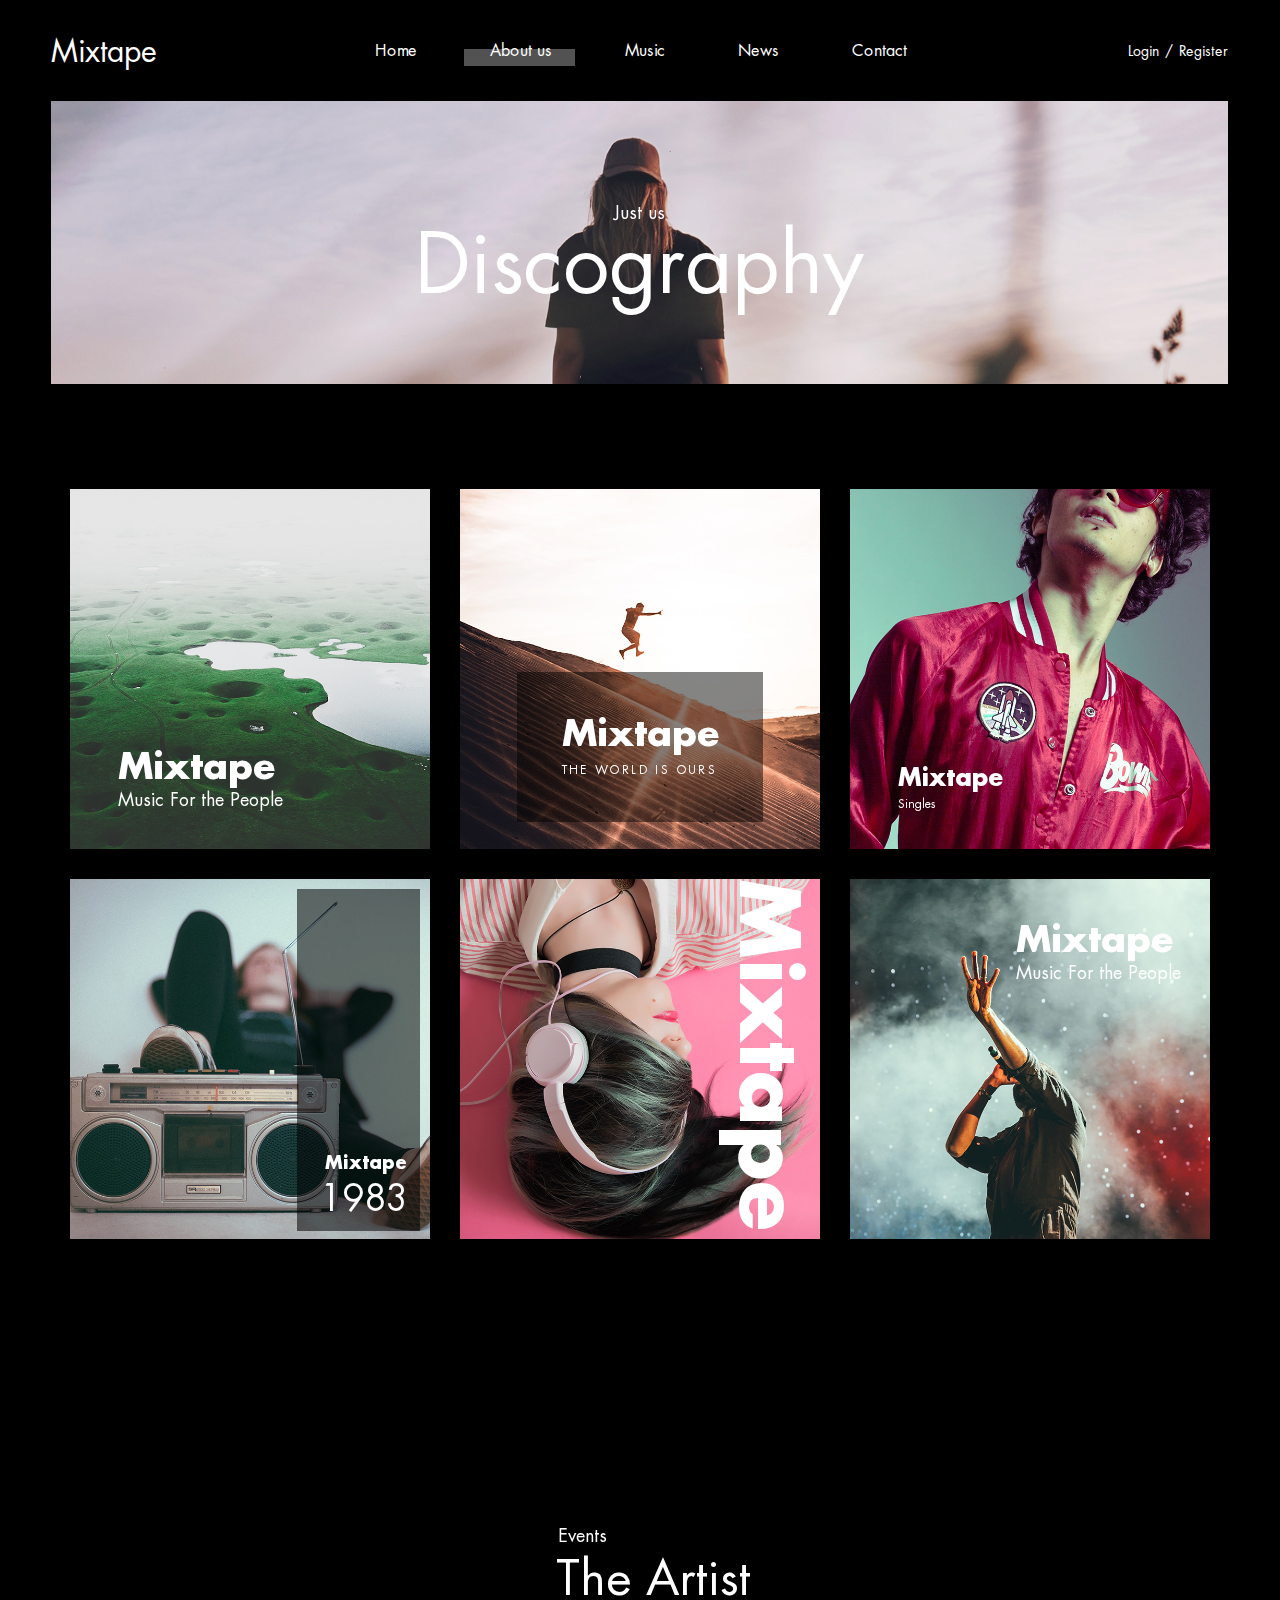
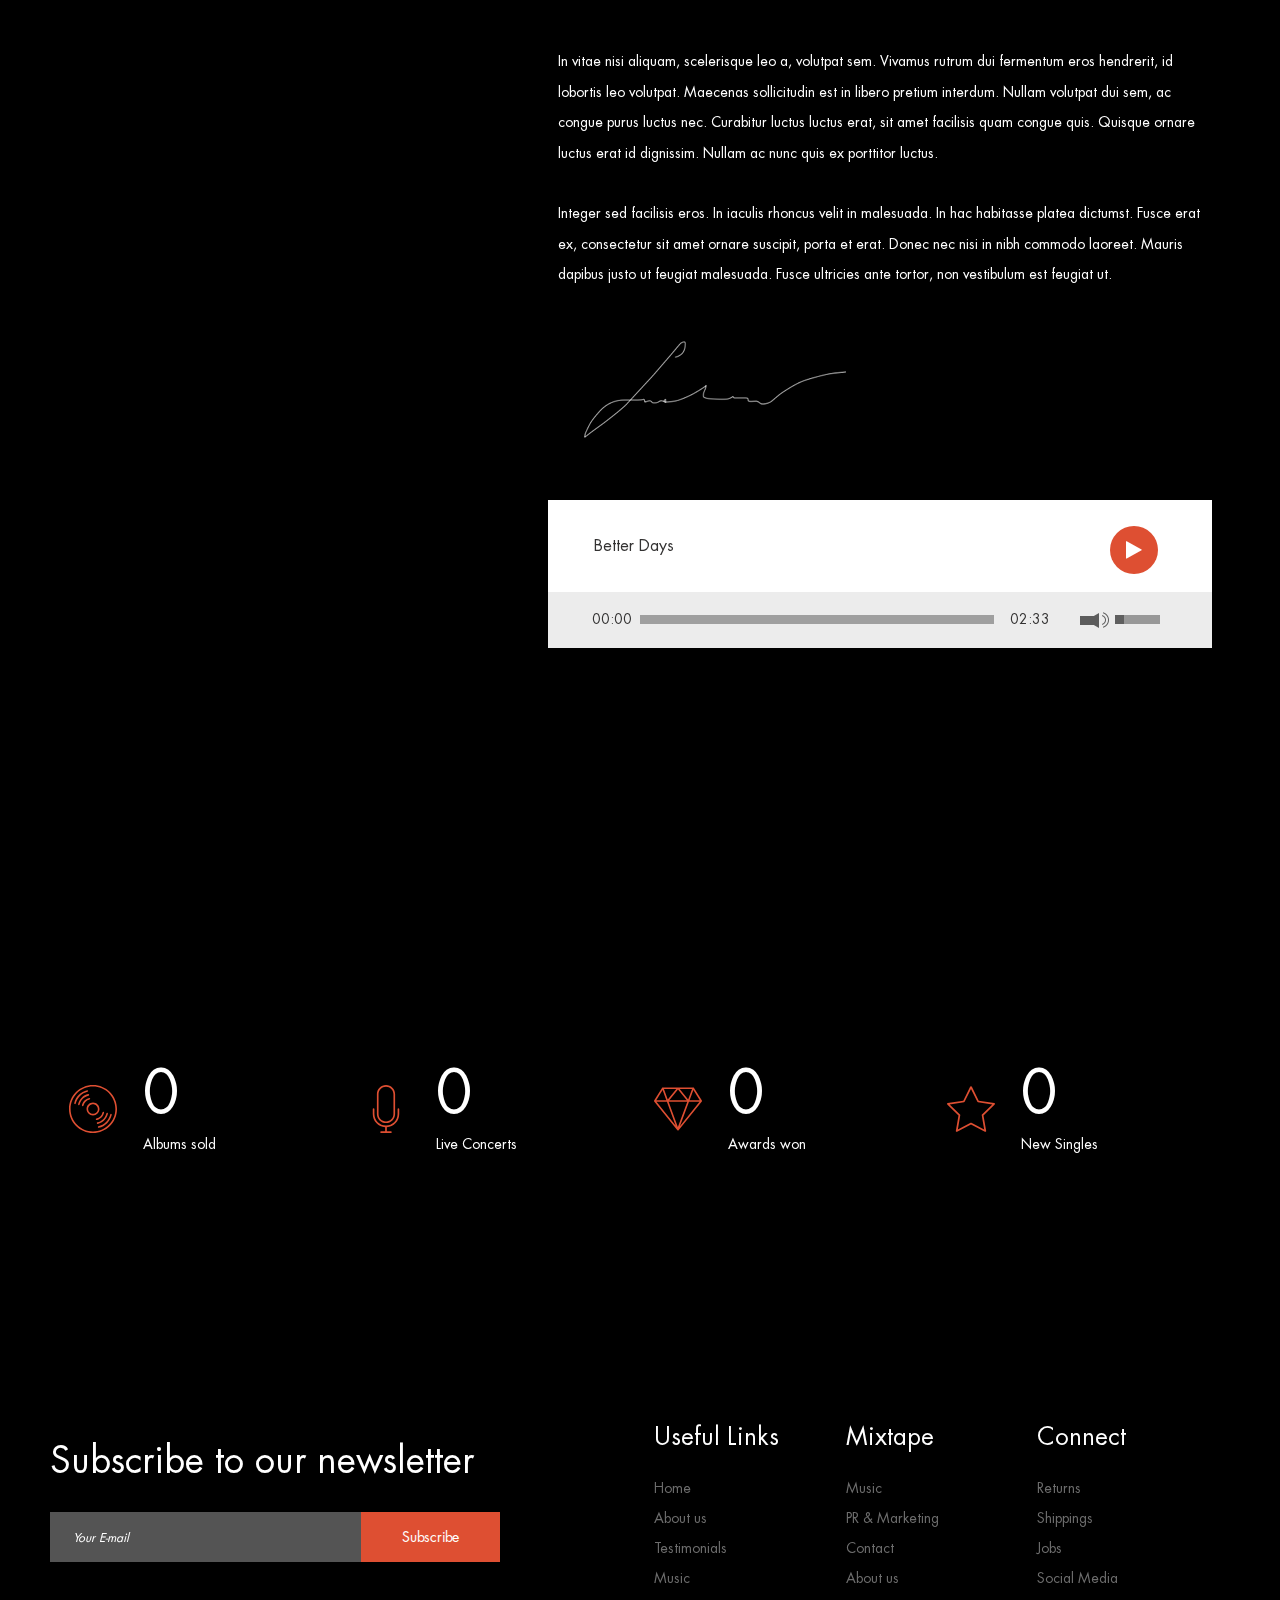
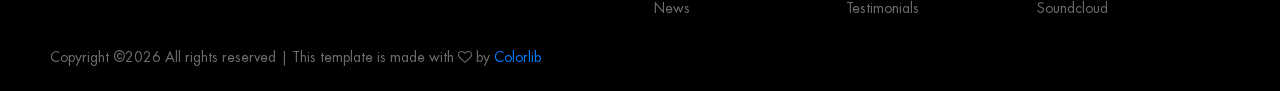
<file: about.html>
<!DOCTYPE html>
<html lang="en">
<head>
<title>About us</title>
<meta charset="utf-8">
<meta http-equiv="X-UA-Compatible" content="IE=edge">
<meta name="description" content="Mixtape template project">
<meta name="viewport" content="width=device-width, initial-scale=1">
<link rel="stylesheet" type="text/css" href="styles/bootstrap-4.1.2/bootstrap.min.css">
<link href="plugins/font-awesome-4.7.0/css/font-awesome.min.css" rel="stylesheet" type="text/css">
<link rel="stylesheet" type="text/css" href="plugins/OwlCarousel2-2.2.1/owl.carousel.css">
<link rel="stylesheet" type="text/css" href="plugins/OwlCarousel2-2.2.1/owl.theme.default.css">
<link rel="stylesheet" type="text/css" href="plugins/OwlCarousel2-2.2.1/animate.css">
<link rel="stylesheet" type="text/css" href="styles/about.css">
<link rel="stylesheet" type="text/css" href="styles/about_responsive.css">
</head>
<body>

<div class="super_container">
	
	<!-- Header -->
	<header class="header">
		<div class="header_content d-flex flex-row align-items-center justify-content-center">
			<div class="logo"><a href="#">Mixtape</a></div>
			<div class="log_reg">
				<ul class="d-flex flex-row align-items-start justify-content-start">
					<li><a href="#">Login</a></li>
					<li><a href="#">Register</a></li>
				</ul>
			</div>
			<nav class="main_nav">
				<ul class="d-flex flex-row align-items-start justify-content-start">
					<li><a href="index.html">Home</a></li>
					<li class="active"><a href="about.html">About us</a></li>
					<li><a href="music.html">Music</a></li>
					<li><a href="blog.html">News</a></li>
					<li><a href="contact.html">Contact</a></li>
				</ul>
			</nav>
			<div class="hamburger ml-auto">
				<div class="d-flex flex-column align-items-end justify-content-between">
					<div></div>
					<div></div>
					<div></div>
				</div>
			</div>
		</div>
	</header>

	<!-- Menu -->

	<div class="menu">
		<div>
			<div class="menu_overlay"></div>
			<div class="menu_container d-flex flex-column align-items-start justify-content-center">
				<div class="menu_log_reg">
					<ul class="d-flex flex-row align-items-start justify-content-start">
						<li><a href="#">Login</a></li>
						<li><a href="#">Register</a></li>
					</ul>
				</div>
				<nav class="menu_nav">
					<ul class="d-flex flex-column align-items-start justify-content-start">
						<li><a href="index.html">Home</a></li>
						<li><a href="about.html">About us</a></li>
						<li><a href="music.html">Music</a></li>
						<li><a href="blog.html">News</a></li>
						<li><a href="contact.html">Contact</a></li>
					</ul>
				</nav>
			</div>
		</div>
	</div>

	<!-- Home -->

	<div class="home">
		<div class="home_inner">
			<!-- Image artist: https://unsplash.com/@yoannboyer -->
			<div class="parallax_background parallax-window" data-parallax="scroll" data-image-src="images/about.jpg" data-speed="0.8"></div>
			<div class="home_container">
				<div class="home_content text-center">
					<div class="home_subtitle">Just us</div>
					<div class="home_title">Discography</div>
				</div>
			</div>
		</div>
	</div>

	<!-- Discs -->

	<div class="discs">
		<div class="container">
			<div class="row discs_row">
				
				<!-- Disc -->
				<div class="col-xl-4 col-md-6">
					<div class="disc">
						<a href="single.html">
							<div class="disc_image"><img src="images/disc_1.jpg" alt="https://unsplash.com/@tanelah"></div>
							<div class="disc_container">
								<div>
									<div class="disc_content_1">
										<div class="disc_title">Mixtape</div>
										<div class="disc_subtitle">Music For the People</div>
									</div>
								</div>
							</div>
						</a>
					</div>
				</div>

				<!-- Disc -->
				<div class="col-xl-4 col-md-6">
					<div class="disc">
						<a href="single.html">
							<div class="disc_image"><img src="images/disc_2.jpg" alt="https://unsplash.com/@kasperrasmussen"></div>
							<div class="disc_container">
								<div>
									<div class="disc_content_2 d-flex flex-column align-items-center justify-content-center">
										<div>
											<div class="disc_title">Mixtape</div>
											<div class="disc_subtitle">the world is ours</div>
										</div>
									</div>
								</div>
							</div>
						</a>
					</div>
				</div>

				<!-- Disc -->
				<div class="col-xl-4 col-md-6">
					<div class="disc">
						<a href="single.html">
							<div class="disc_image"><img src="images/disc_3.jpg" alt="https://unsplash.com/@photones11"></div>
							<div class="disc_container">
								<div>
									<div class="disc_content_3">
										<div>
											<div class="disc_title">Mixtape</div>
											<div class="disc_subtitle">Singles</div>
										</div>
									</div>
								</div>
							</div>
						</a>
					</div>
				</div>

				<!-- Disc -->
				<div class="col-xl-4 col-md-6">
					<div class="disc">
						<a href="single.html">
							<div class="disc_image"><img src="images/disc_4.jpg" alt="https://unsplash.com/@rexcuando"></div>
							<div class="disc_container">
								<div>
									<div class="disc_content_4 d-flex flex-column align-items-start justify-content-end">
										<div class="text-left">
											<div class="disc_title">Mixtape</div>
											<div class="disc_subtitle">1983</div>
										</div>
									</div>
								</div>
							</div>
						</a>
					</div>
				</div>

				<!-- Disc -->
				<div class="col-xl-4 col-md-6">
					<div class="disc">
						<a href="single.html">
							<div class="disc_image"><img src="images/disc_5.jpg" alt="https://unsplash.com/@alicemoore"></div>
							<div class="disc_container">
								<div>
									<div class="disc_content_5">
										<div class="disc_title">Mixtape</div>
									</div>
								</div>
							</div>
						</a>
					</div>
				</div>

				<!-- Disc -->
				<div class="col-xl-4 col-md-6">
					<div class="disc">
						<a href="single.html">
							<div class="disc_image"><img src="images/disc_6.jpg" alt="https://unsplash.com/@arstyy"></div>
							<div class="disc_container">
								<div>
									<div class="disc_content_6">
										<div class="disc_title">Mixtape</div>
										<div class="disc_subtitle">Music For the People</div>
									</div>
								</div>
							</div>
						</a>
					</div>
				</div>

			</div>
		</div>
	</div>

	<!-- Artist -->

	<div class="artist">
		<div class="parallax_background parallax-window" data-parallax="scroll" data-image-src="images/artist_2.jpg" data-speed="0.8"></div>
		<div class="container">
			<div class="row">

				<!-- Artist Content -->
				<div class="col-lg-7 offset-lg-5">
					<div class="artist_content">
						<div class="section_title_container">
							<div class="section_subtitle">Events</div>
							<div class="section_title"><h1>The Artist</h1></div>
						</div>
						<div class="artist_text">
							<p> In vitae nisi aliquam, scelerisque leo a, volutpat sem. Vivamus rutrum dui fermentum eros hendrerit, id lobortis leo volutpat. Maecenas sollicitudin est in libero pretium interdum. Nullam volutpat dui sem, ac congue purus luctus nec. Curabitur luctus luctus erat, sit amet facilisis quam congue quis. Quisque ornare luctus erat id dignissim. Nullam ac nunc quis ex porttitor luctus.</p>
							<p>Integer sed facilisis eros. In iaculis rhoncus velit in malesuada. In hac habitasse platea dictumst. Fusce erat ex, consectetur sit amet ornare suscipit, porta et erat. Donec nec nisi in nibh commodo laoreet. Mauris dapibus justo ut feugiat malesuada. Fusce ultricies ante tortor, non vestibulum est feugiat ut.</p>
						</div>
						<div class="artist_sig"><img src="images/sig.png" alt=""></div>
						<div class="single_player_container d-flex flex-column align-items-start justify-content-center">
							<div class="single_player">
								<div id="jplayer_2" class="jp-jplayer"></div>
								<div id="jp_container_2" class="jp-audio" role="application" aria-label="media player">
									<div class="jp-type-single">
										<div class="player_details d-flex flex-row align-items-center justify-content-start">
											<div class="jp-details">
												<div>playing</div>
												<div class="jp-title" aria-label="title">&nbsp;</div>
											</div>
											<div class="jp-controls-holder ml-auto">
												<button class="jp-play" tabindex="0"></button>
											</div>
										</div>
										<div class="player_controls">
											<div class="jp-gui jp-interface d-flex flex-row align-items-center justify-content-start">
												<div class="jp-controls-holder time_controls d-flex flex-row align-items-center justify-content-start">
													<div><div class="jp-current-time" role="timer" aria-label="time">&nbsp;</div></div>
													<div class="jp-progress">
														<div class="jp-seek-bar">
															<div class="jp-play-bar"></div>
														</div>
													</div>
													<div><div class="jp-duration ml-auto" role="timer" aria-label="duration">&nbsp;</div></div>
												</div>
												<div class="jp-volume-controls d-flex flex-row align-items-center justify-content-start ml-auto">
													<button class="jp-mute" tabindex="0"></button>
													<div class="jp-volume-bar">
														<div class="jp-volume-bar-value"></div>
													</div>
												</div>
											</div>
										</div>
										<div class="jp-no-solution">
											<span>Update Required</span>
											To play the media you will need to either update your browser to a recent version or update your <a href="http://get.adobe.com/flashplayer/" target="_blank">Flash plugin</a>
										</div>
									</div>
								</div>

							</div>
						</div>
					</div>
				</div>
			</div>
		</div>
	</div>

	<!-- Milestones -->

	<div class="milestones">
		<div class="milestones_container">
			<div class="parallax_background parallax-window" data-parallax="scroll" data-image-src="images/milestones.jpg" data-speed="0.8"></div>
			<div class="container">
				<div class="row milestones_row">
					
					<!-- Milestone -->
					<div class="col-xl-3 col-md-6 milestone_col">
						<div class="milestone d-flex flex-row align-items-center justify-content-start">
							<div class="milestone_icon"><img src="images/icon_1.svg" alt="https://www.flaticon.com/authors/smashicons"></div>
							<div class="milestone_content">
								<div class="milestone_counter" data-end-value="298" data-sign-after="k">0</div>
								<div class="milestone_text">Albums sold</div>
							</div>
						</div>
					</div>

					<!-- Milestone -->
					<div class="col-xl-3 col-md-6 milestone_col">
						<div class="milestone d-flex flex-row align-items-center justify-content-start">
							<div class="milestone_icon"><img src="images/icon_2.svg" alt="https://www.flaticon.com/authors/smashicons"></div>
							<div class="milestone_content">
								<div class="milestone_counter" data-end-value="183">0</div>
								<div class="milestone_text">Live Concerts</div>
							</div>
						</div>
					</div>

					<!-- Milestone -->
					<div class="col-xl-3 col-md-6 milestone_col">
						<div class="milestone d-flex flex-row align-items-center justify-content-start">
							<div class="milestone_icon"><img src="images/icon_3.svg" alt="https://www.flaticon.com/authors/smashicons"></div>
							<div class="milestone_content">
								<div class="milestone_counter" data-end-value="37">0</div>
								<div class="milestone_text">Awards won</div>
							</div>
						</div>
					</div>

					<!-- Milestone -->
					<div class="col-xl-3 col-md-6 milestone_col">
						<div class="milestone d-flex flex-row align-items-center justify-content-start">
							<div class="milestone_icon"><img src="images/icon_4.svg" alt="https://www.flaticon.com/authors/smashicons"></div>
							<div class="milestone_content">
								<div class="milestone_counter" data-end-value="14">0</div>
								<div class="milestone_text">New Singles</div>
							</div>
						</div>
					</div>

				</div>
			</div>
		</div>
	</div>

	<!-- Footer -->

	<footer class="footer">
		<div class="footer_container d-flex flex-xl-row flex-column align-items-start justify-content-start">
			<div class="newsletter_container">
				<div class="newsletter_title"><h2>Subscribe to our newsletter</h2></div>
				<form action="#" id="newsletter_form" class="newsletter_form">
					<input type="email" class="newsletter_input" placeholder="Your E-mail" required="required">
					<button class="newsletter_button">Subscribe</button>
				</form>
			</div>
			<div class="footer_lists d-flex flex-sm-row  flex-column align-items-start justify-content-start ml-xl-auto">

				<!-- Useful Links -->
				<div class="footer_list">
					<div class="footer_list_title">Useful Links</div>
					<ul>
						<li><a href="index.html">Home</a></li>
						<li><a href="about.html">About us</a></li>
						<li><a href="#">Testimonials</a></li>
						<li><a href="#">Music</a></li>
						<li><a href="blog.html">News</a></li>
					</ul>
				</div>

				<!-- Mixtape -->
				<div class="footer_list">
					<div class="footer_list_title">Mixtape</div>
					<ul>
						<li><a href="#">Music</a></li>
						<li><a href="#">PR & Marketing</a></li>
						<li><a href="#">Contact</a></li>
						<li><a href="#">About us</a></li>
						<li><a href="#">Testimonials</a></li>
					</ul>
				</div>

				<!-- Connect -->
				<div class="footer_list">
					<div class="footer_list_title">Connect</div>
					<ul>
						<li><a href="#">Returns</a></li>
						<li><a href="#">Shippings</a></li>
						<li><a href="#">Jobs</a></li>
						<li><a href="#">Social Media</a></li>
						<li><a href="#">Soundcloud</a></li>
					</ul>
				</div>

			</div>
		</div>
		<div class="copyright_bar">
			<span><!-- Link back to Colorlib can't be removed. Template is licensed under CC BY 3.0. -->
Copyright &copy;<script>document.write(new Date().getFullYear());</script> All rights reserved | This template is made with <i class="fa fa-heart-o" aria-hidden="true"></i> by <a href="https://colorlib.com" target="_blank">Colorlib</a>
<!-- Link back to Colorlib can't be removed. Template is licensed under CC BY 3.0. -->
</span>
		</div>
	</footer>
</div>

<script src="js/jquery-3.2.1.min.js"></script>
<script src="styles/bootstrap-4.1.2/popper.js"></script>
<script src="styles/bootstrap-4.1.2/bootstrap.min.js"></script>
<script src="plugins/greensock/TweenMax.min.js"></script>
<script src="plugins/greensock/TimelineMax.min.js"></script>
<script src="plugins/scrollmagic/ScrollMagic.min.js"></script>
<script src="plugins/greensock/animation.gsap.min.js"></script>
<script src="plugins/greensock/ScrollToPlugin.min.js"></script>
<script src="plugins/OwlCarousel2-2.2.1/owl.carousel.js"></script>
<script src="plugins/easing/easing.js"></script>
<script src="plugins/progressbar/progressbar.min.js"></script>
<script src="plugins/parallax-js-master/parallax.min.js"></script>
<script src="plugins/jPlayer/jquery.jplayer.min.js"></script>
<script src="plugins/jPlayer/jplayer.playlist.min.js"></script>
<script src="js/about.js"></script>
</body>
</html>
</file>
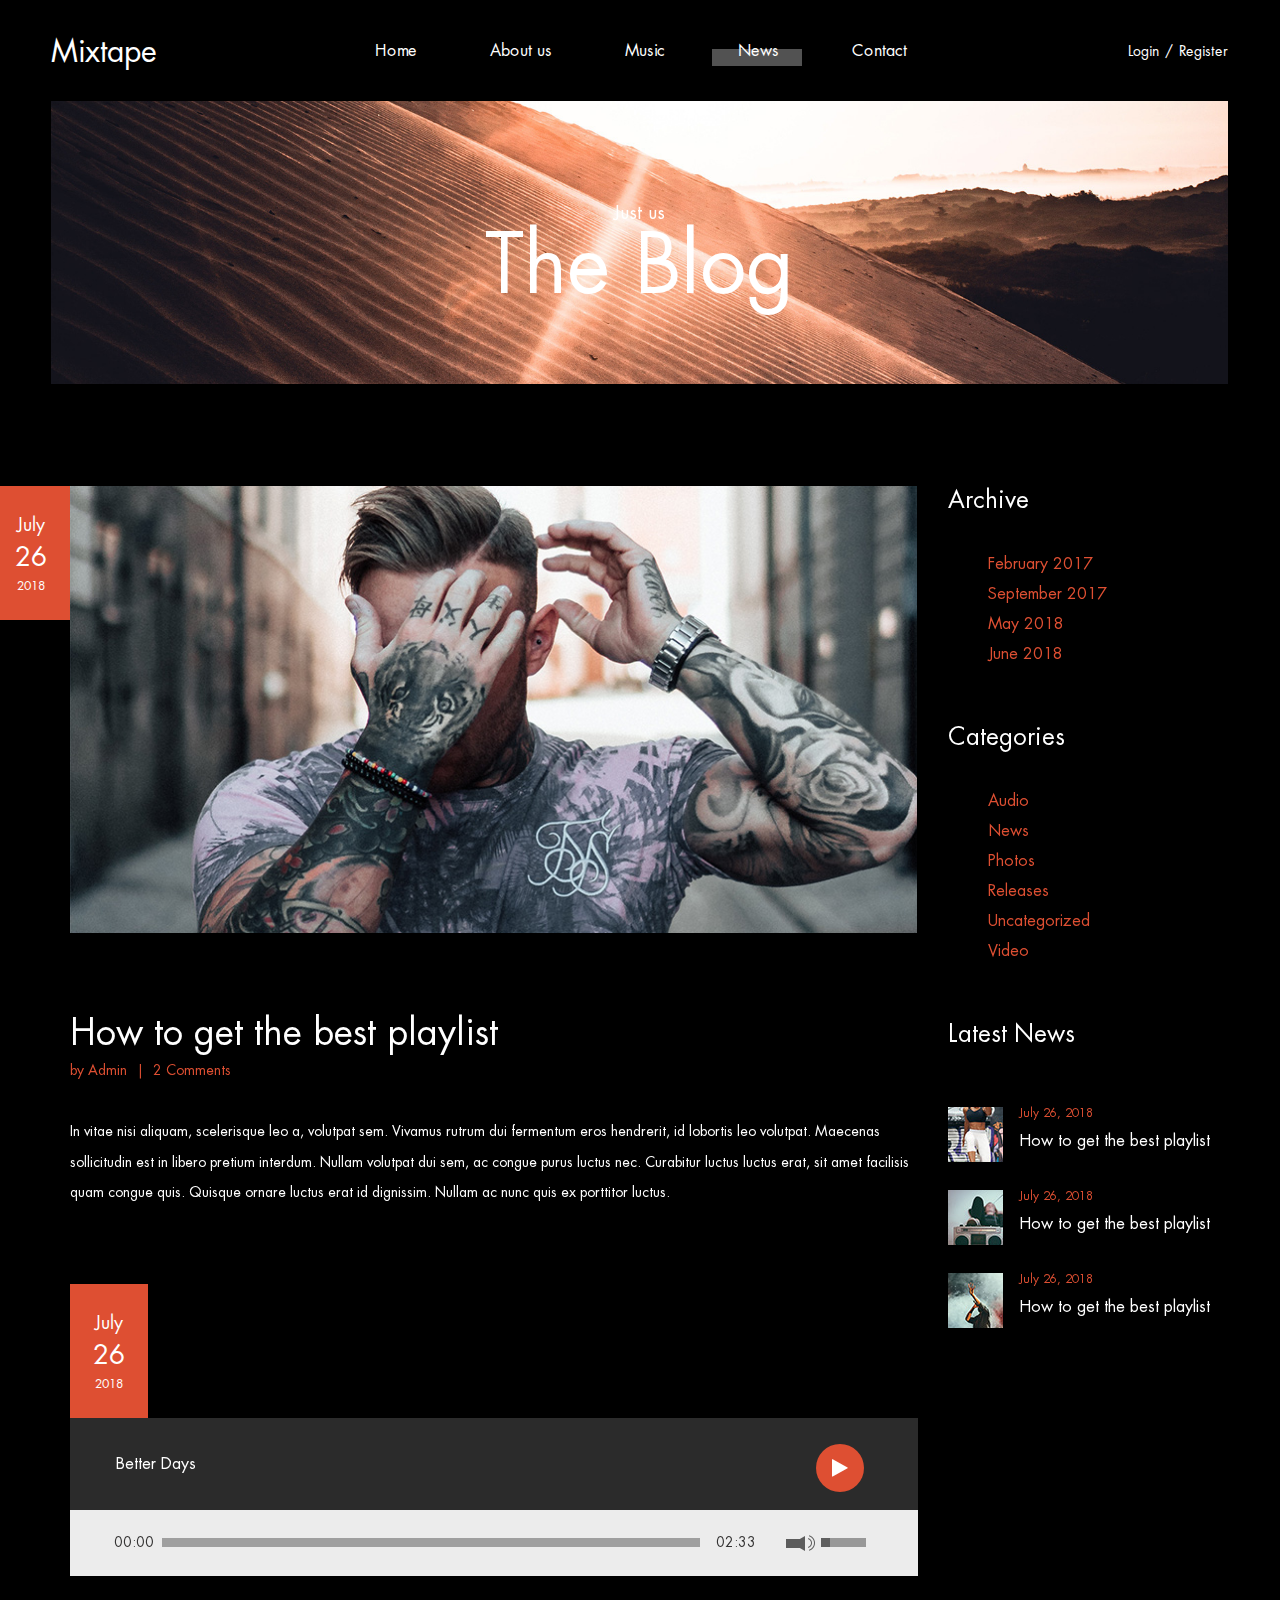
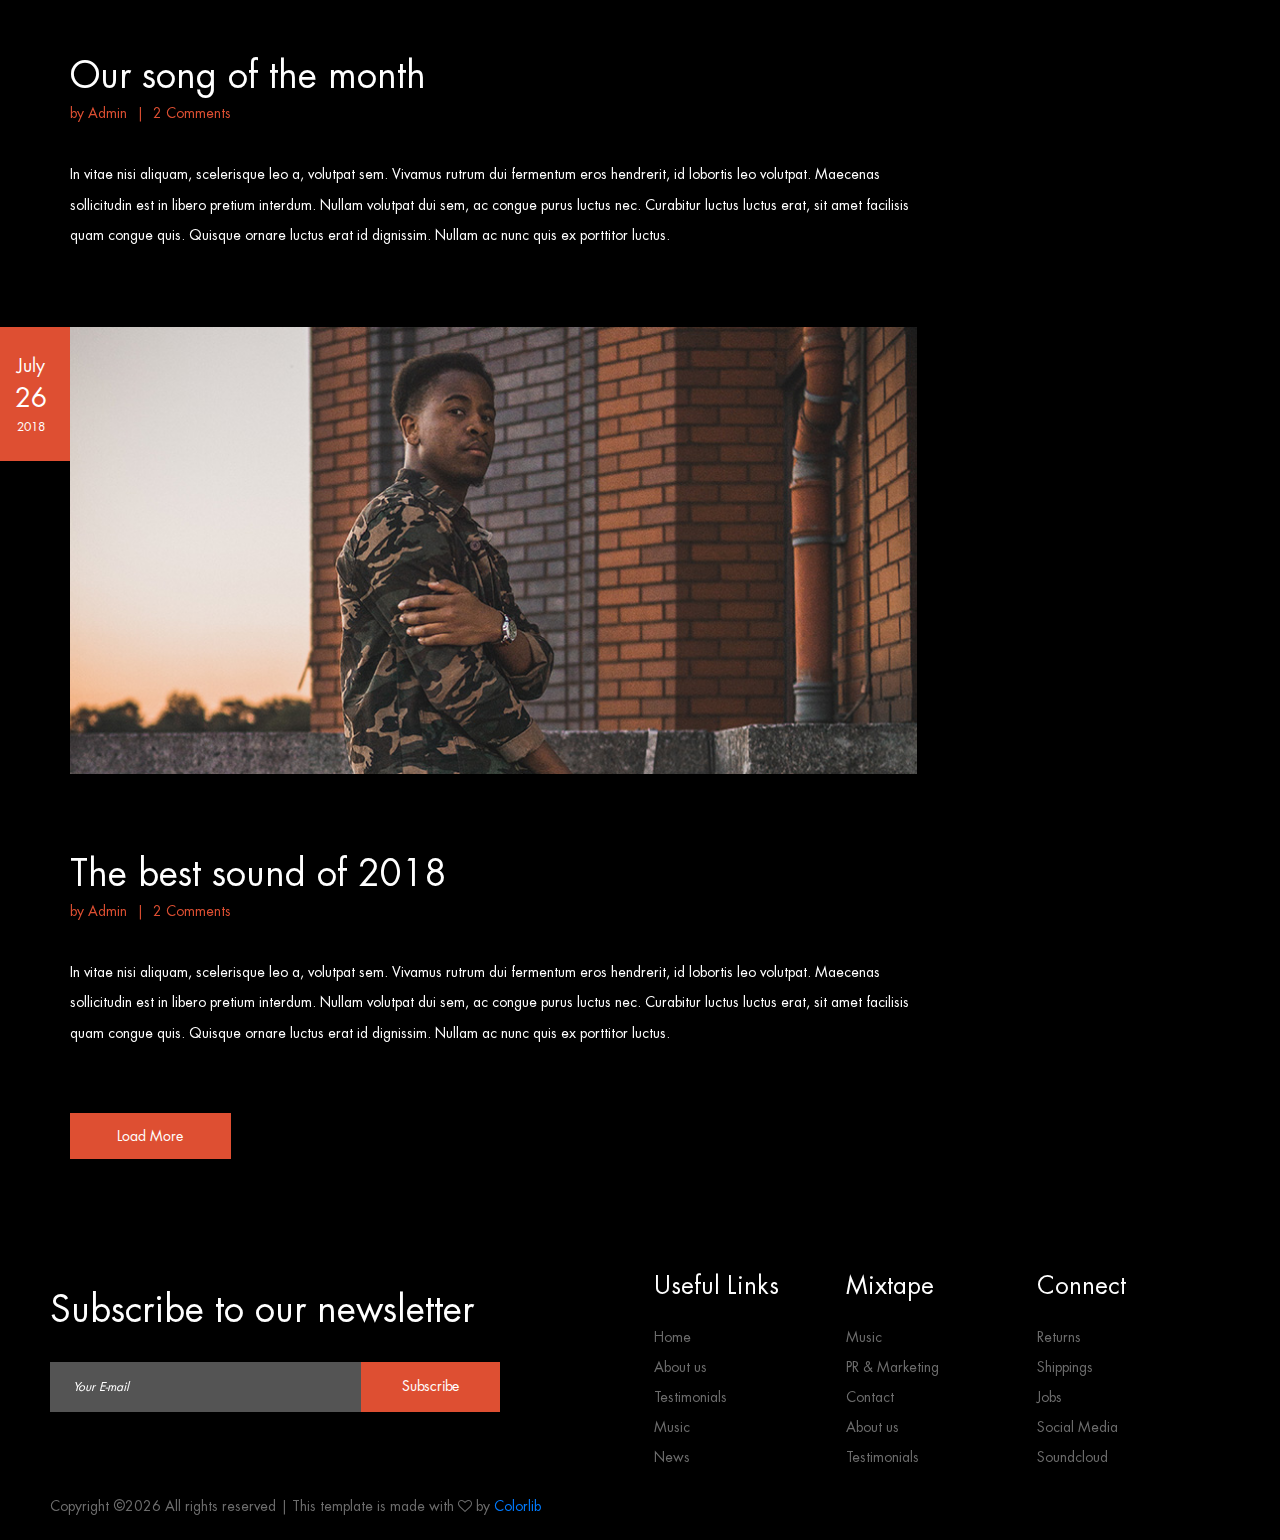
<file: blog.html>
<!DOCTYPE html>
<html lang="en">
<head>
<title>Blog</title>
<meta charset="utf-8">
<meta http-equiv="X-UA-Compatible" content="IE=edge">
<meta name="description" content="Mixtape template project">
<meta name="viewport" content="width=device-width, initial-scale=1">
<link rel="stylesheet" type="text/css" href="styles/bootstrap-4.1.2/bootstrap.min.css">
<link href="plugins/font-awesome-4.7.0/css/font-awesome.min.css" rel="stylesheet" type="text/css">
<link rel="stylesheet" type="text/css" href="plugins/OwlCarousel2-2.2.1/owl.carousel.css">
<link rel="stylesheet" type="text/css" href="plugins/OwlCarousel2-2.2.1/owl.theme.default.css">
<link rel="stylesheet" type="text/css" href="plugins/OwlCarousel2-2.2.1/animate.css">
<link rel="stylesheet" type="text/css" href="styles/blog.css">
<link rel="stylesheet" type="text/css" href="styles/blog_responsive.css">
</head>
<body>

<div class="super_container">
	
	<!-- Header -->
	<header class="header">
		<div class="header_content d-flex flex-row align-items-center justify-content-center">
			<div class="logo"><a href="#">Mixtape</a></div>
			<div class="log_reg">
				<ul class="d-flex flex-row align-items-start justify-content-start">
					<li><a href="#">Login</a></li>
					<li><a href="#">Register</a></li>
				</ul>
			</div>
			<nav class="main_nav">
				<ul class="d-flex flex-row align-items-start justify-content-start">
					<li><a href="index.html">Home</a></li>
					<li><a href="about.html">About us</a></li>
					<li><a href="music.html">Music</a></li>
					<li class="active"><a href="blog.html">News</a></li>
					<li><a href="contact.html">Contact</a></li>
				</ul>
			</nav>
			<div class="hamburger ml-auto">
				<div class="d-flex flex-column align-items-end justify-content-between">
					<div></div>
					<div></div>
					<div></div>
				</div>
			</div>
		</div>
	</header>

	<!-- Menu -->

	<div class="menu">
		<div>
			<div class="menu_overlay"></div>
			<div class="menu_container d-flex flex-column align-items-start justify-content-center">
				<div class="menu_log_reg">
					<ul class="d-flex flex-row align-items-start justify-content-start">
						<li><a href="#">Login</a></li>
						<li><a href="#">Register</a></li>
					</ul>
				</div>
				<nav class="menu_nav">
					<ul class="d-flex flex-column align-items-start justify-content-start">
						<li><a href="index.html">Home</a></li>
						<li><a href="about.html">About us</a></li>
						<li><a href="music.html">Music</a></li>
						<li><a href="blog.html">News</a></li>
						<li><a href="contact.html">Contact</a></li>
					</ul>
				</nav>
			</div>
		</div>
	</div>

	<!-- Home -->

	<div class="home">
		<div class="home_inner">
			<!-- Image artist: https://unsplash.com/@yoannboyer -->
			<div class="parallax_background parallax-window" data-parallax="scroll" data-image-src="images/blog.jpg" data-speed="0.8"></div>
			<div class="home_container">
				<div class="home_content text-center">
					<div class="home_subtitle">Just us</div>
					<div class="home_title">The Blog</div>
				</div>
			</div>
		</div>
	</div>

	<!-- Blog -->

	<div class="blog">
		<div class="container">
			<div class="row">
				
				<!-- Blog Posts -->
				<div class="col-lg-9">
					<div class="blog_posts">
						
						<!-- Blog Post -->
						<div class="blog_post">
							<div class="blog_post_date d-flex flex-column align-items-center justify-content-center">
								<div>July</div>
								<div>26</div>
								<div>2018</div>
							</div>
							<div class="blog_post_image"><img src="images/blog_1.jpg" alt="https://unsplash.com/@stevenerixon"></div>
							<div class="blog_post_title"><h2><a href="#">How to get the best playlist</a></h2></div>
							<div class="blog_post_info">
								<ul class="d-flex flex-row align-items-start justify-content-start">
									<li>by <a href="#">Admin</a></li>
									<li><a href="#">2 Comments</a></li>
								</ul>
							</div>
							<div class="blog_post_text">
								<p>In vitae nisi aliquam, scelerisque leo a, volutpat sem. Vivamus rutrum dui fermentum eros hendrerit, id lobortis leo volutpat. Maecenas sollicitudin est in libero pretium interdum. Nullam volutpat dui sem, ac congue purus luctus nec. Curabitur luctus luctus erat, sit amet facilisis quam congue quis. Quisque ornare luctus erat id dignissim. Nullam ac nunc quis ex porttitor luctus.</p>
							</div>
						</div>

						<!-- Blog Post -->
						<div class="blog_post blog_post_audio">
							<div class="blog_post_date d-flex flex-column align-items-center justify-content-center">
								<div>July</div>
								<div>26</div>
								<div>2018</div>
							</div>

							<!-- Single Player -->
							<div class="single_player_container d-flex flex-column align-items-start justify-content-center">
								<div class="single_player">
									<div id="jplayer_1" class="jp-jplayer"></div>
									<div id="jp_container_1" class="jp-audio" role="application" aria-label="media player">
										<div class="jp-type-single">
											<div class="player_details d-flex flex-row align-items-center justify-content-start">
												<div class="jp-details">
													<div>playing</div>
													<div class="jp-title" aria-label="title">&nbsp;</div>
												</div>
												<div class="jp-controls-holder ml-auto">
													<button class="jp-play" tabindex="0"></button>
												</div>
											</div>
											<div class="player_controls">
												<div class="jp-gui jp-interface d-flex flex-row align-items-center justify-content-start">
													<div class="jp-controls-holder time_controls d-flex flex-row align-items-center justify-content-start">
														<div><div class="jp-current-time" role="timer" aria-label="time">&nbsp;</div></div>
														<div class="jp-progress">
															<div class="jp-seek-bar">
																<div class="jp-play-bar"></div>
															</div>
														</div>
														<div><div class="jp-duration ml-auto" role="timer" aria-label="duration">&nbsp;</div></div>
													</div>
													<div class="jp-volume-controls d-flex flex-row align-items-center justify-content-start ml-auto">
														<button class="jp-mute" tabindex="0"></button>
														<div class="jp-volume-bar">
															<div class="jp-volume-bar-value"></div>
														</div>
													</div>
												</div>
											</div>
											<div class="jp-no-solution">
												<span>Update Required</span>
												To play the media you will need to either update your browser to a recent version or update your <a href="http://get.adobe.com/flashplayer/" target="_blank">Flash plugin</a>
											</div>
										</div>
									</div>

								</div>
							</div>
							<div class="blog_post_title"><h2><a href="#">Our song of the month</a></h2></div>
							<div class="blog_post_info">
								<ul class="d-flex flex-row align-items-start justify-content-start">
									<li>by <a href="#">Admin</a></li>
									<li><a href="#">2 Comments</a></li>
								</ul>
							</div>
							<div class="blog_post_text">
								<p>In vitae nisi aliquam, scelerisque leo a, volutpat sem. Vivamus rutrum dui fermentum eros hendrerit, id lobortis leo volutpat. Maecenas sollicitudin est in libero pretium interdum. Nullam volutpat dui sem, ac congue purus luctus nec. Curabitur luctus luctus erat, sit amet facilisis quam congue quis. Quisque ornare luctus erat id dignissim. Nullam ac nunc quis ex porttitor luctus.</p>
							</div>

						</div>

						<!-- Blog Post -->
						<div class="blog_post">
							<div class="blog_post_date d-flex flex-column align-items-center justify-content-center">
								<div>July</div>
								<div>26</div>
								<div>2018</div>
							</div>
							<div class="blog_post_image"><img src="images/blog_2.jpg" alt="https://unsplash.com/@clesulie"></div>
							<div class="blog_post_title"><h2><a href="#">The best sound of 2018</a></h2></div>
							<div class="blog_post_info">
								<ul class="d-flex flex-row align-items-start justify-content-start">
									<li>by <a href="#">Admin</a></li>
									<li><a href="#">2 Comments</a></li>
								</ul>
							</div>
							<div class="blog_post_text">
								<p>In vitae nisi aliquam, scelerisque leo a, volutpat sem. Vivamus rutrum dui fermentum eros hendrerit, id lobortis leo volutpat. Maecenas sollicitudin est in libero pretium interdum. Nullam volutpat dui sem, ac congue purus luctus nec. Curabitur luctus luctus erat, sit amet facilisis quam congue quis. Quisque ornare luctus erat id dignissim. Nullam ac nunc quis ex porttitor luctus.</p>
							</div>
						</div>

					</div>
					<div class="load_more">
						<div class="button"><a href="#">Load More</a></div>
					</div>
				</div>
				
				<!-- Sidebar -->
				<div class="col-lg-3">
					<div class="sidebar">
						<div class="sidebar_section">
							<div class="sidebar_title">Archive</div>
							<div class="sidebar_list">
								<ul>
									<li><a href="#">February 2017</a></li>
									<li><a href="#">September 2017</a></li>
									<li><a href="#">May 2018</a></li>
									<li><a href="#">June 2018</a></li>
								</ul>
							</div>
						</div>
						<div class="sidebar_section">
							<div class="sidebar_title">Categories</div>
							<div class="sidebar_list">
								<ul>
									<li><a href="#">Audio</a></li>
									<li><a href="#">News</a></li>
									<li><a href="#">Photos</a></li>
									<li><a href="#">Releases</a></li>
									<li><a href="#">Uncategorized</a></li>
									<li><a href="#">Video</a></li>
								</ul>
							</div>
						</div>
						<div class="sidebar_section">
							<div class="sidebar_title">Latest News</div>
							<div class="latest_news_list">

								<!-- Latest News -->
								<div class="latest_news d-flex flex-row align-items-start justify-content-start">
									<div class="latest_news_image"><img src="images/latest_1.jpg" alt="https://unsplash.com/@dannykekspro"></div>
									<div class="latest_news_content">
										<div class="latest_news_date"><a href="#">July 26, 2018</a></div>
										<div class="latest_news_title"><a href="#">How to get the best playlist</a></div>
									</div>
								</div>

								<!-- Latest News -->
								<div class="latest_news d-flex flex-row align-items-start justify-content-start">
									<div class="latest_news_image"><img src="images/latest_2.jpg" alt="https://unsplash.com/@rexcuando"></div>
									<div class="latest_news_content">
										<div class="latest_news_date"><a href="#">July 26, 2018</a></div>
										<div class="latest_news_title"><a href="#">How to get the best playlist</a></div>
									</div>
								</div>

								<!-- Latest News -->
								<div class="latest_news d-flex flex-row align-items-start justify-content-start">
									<div class="latest_news_image"><img src="images/latest_3.jpg" alt="https://unsplash.com/@arstyy"></div>
									<div class="latest_news_content">
										<div class="latest_news_date"><a href="#">July 26, 2018</a></div>
										<div class="latest_news_title"><a href="#">How to get the best playlist</a></div>
									</div>
								</div>

							</div>
						</div>
					</div>
				</div>

			</div>
		</div>
	</div>

	<!-- Footer -->

	<footer class="footer">
		<div class="footer_container d-flex flex-xl-row flex-column align-items-start justify-content-start">
			<div class="newsletter_container">
				<div class="newsletter_title"><h2>Subscribe to our newsletter</h2></div>
				<form action="#" id="newsletter_form" class="newsletter_form">
					<input type="email" class="newsletter_input" placeholder="Your E-mail" required="required">
					<button class="newsletter_button">Subscribe</button>
				</form>
			</div>
			<div class="footer_lists d-flex flex-sm-row  flex-column align-items-start justify-content-start ml-xl-auto">

				<!-- Useful Links -->
				<div class="footer_list">
					<div class="footer_list_title">Useful Links</div>
					<ul>
						<li><a href="index.html">Home</a></li>
						<li><a href="about.html">About us</a></li>
						<li><a href="#">Testimonials</a></li>
						<li><a href="#">Music</a></li>
						<li><a href="blog.html">News</a></li>
					</ul>
				</div>

				<!-- Mixtape -->
				<div class="footer_list">
					<div class="footer_list_title">Mixtape</div>
					<ul>
						<li><a href="#">Music</a></li>
						<li><a href="#">PR & Marketing</a></li>
						<li><a href="#">Contact</a></li>
						<li><a href="#">About us</a></li>
						<li><a href="#">Testimonials</a></li>
					</ul>
				</div>

				<!-- Connect -->
				<div class="footer_list">
					<div class="footer_list_title">Connect</div>
					<ul>
						<li><a href="#">Returns</a></li>
						<li><a href="#">Shippings</a></li>
						<li><a href="#">Jobs</a></li>
						<li><a href="#">Social Media</a></li>
						<li><a href="#">Soundcloud</a></li>
					</ul>
				</div>

			</div>
		</div>
		<div class="copyright_bar">
			<span><!-- Link back to Colorlib can't be removed. Template is licensed under CC BY 3.0. -->
Copyright &copy;<script>document.write(new Date().getFullYear());</script> All rights reserved | This template is made with <i class="fa fa-heart-o" aria-hidden="true"></i> by <a href="https://colorlib.com" target="_blank">Colorlib</a>
<!-- Link back to Colorlib can't be removed. Template is licensed under CC BY 3.0. -->
</span>
		</div>
	</footer>
</div>

<script src="js/jquery-3.2.1.min.js"></script>
<script src="styles/bootstrap-4.1.2/popper.js"></script>
<script src="styles/bootstrap-4.1.2/bootstrap.min.js"></script>
<script src="plugins/greensock/TweenMax.min.js"></script>
<script src="plugins/greensock/TimelineMax.min.js"></script>
<script src="plugins/scrollmagic/ScrollMagic.min.js"></script>
<script src="plugins/greensock/animation.gsap.min.js"></script>
<script src="plugins/greensock/ScrollToPlugin.min.js"></script>
<script src="plugins/OwlCarousel2-2.2.1/owl.carousel.js"></script>
<script src="plugins/easing/easing.js"></script>
<script src="plugins/progressbar/progressbar.min.js"></script>
<script src="plugins/parallax-js-master/parallax.min.js"></script>
<script src="plugins/jPlayer/jquery.jplayer.min.js"></script>
<script src="plugins/jPlayer/jplayer.playlist.min.js"></script>
<script src="js/blog.js"></script>
</body>
</html>
</file>
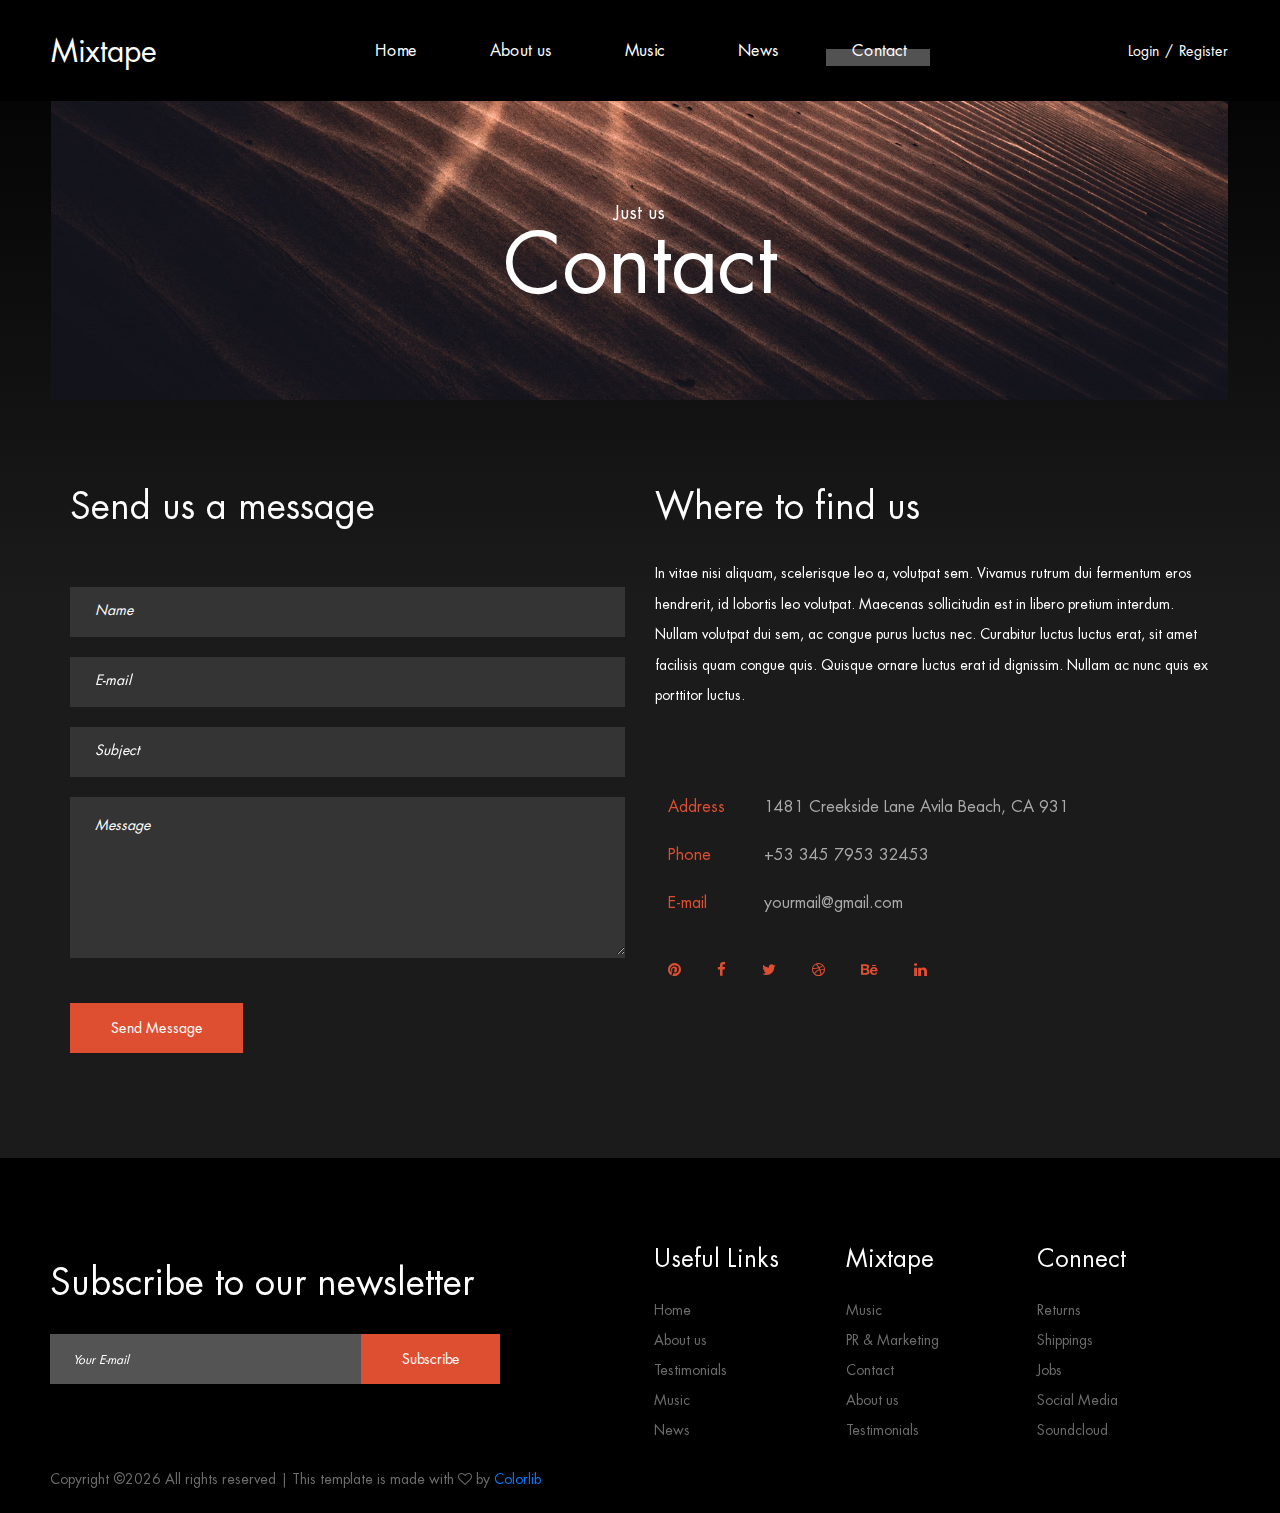
<file: contact.html>
<!DOCTYPE html>
<html lang="en">
<head>
<title>Contact</title>
<meta charset="utf-8">
<meta http-equiv="X-UA-Compatible" content="IE=edge">
<meta name="description" content="Mixtape template project">
<meta name="viewport" content="width=device-width, initial-scale=1">
<link rel="stylesheet" type="text/css" href="styles/bootstrap-4.1.2/bootstrap.min.css">
<link href="plugins/font-awesome-4.7.0/css/font-awesome.min.css" rel="stylesheet" type="text/css">
<link rel="stylesheet" type="text/css" href="plugins/OwlCarousel2-2.2.1/owl.carousel.css">
<link rel="stylesheet" type="text/css" href="plugins/OwlCarousel2-2.2.1/owl.theme.default.css">
<link rel="stylesheet" type="text/css" href="plugins/OwlCarousel2-2.2.1/animate.css">
<link rel="stylesheet" type="text/css" href="styles/contact.css">
<link rel="stylesheet" type="text/css" href="styles/contact_responsive.css">
</head>
<body>

<div class="super_container">
	
	<!-- Header -->
	<header class="header">
		<div class="header_content d-flex flex-row align-items-center justify-content-center">
			<div class="logo"><a href="#">Mixtape</a></div>
			<div class="log_reg">
				<ul class="d-flex flex-row align-items-start justify-content-start">
					<li><a href="#">Login</a></li>
					<li><a href="#">Register</a></li>
				</ul>
			</div>
			<nav class="main_nav">
				<ul class="d-flex flex-row align-items-start justify-content-start">
					<li><a href="index.html">Home</a></li>
					<li><a href="about.html">About us</a></li>
					<li><a href="music.html">Music</a></li>
					<li><a href="blog.html">News</a></li>
					<li class="active"><a href="contact.html">Contact</a></li>
				</ul>
			</nav>
			<div class="hamburger ml-auto">
				<div class="d-flex flex-column align-items-end justify-content-between">
					<div></div>
					<div></div>
					<div></div>
				</div>
			</div>
		</div>
	</header>

	<!-- Menu -->

	<div class="menu">
		<div>
			<div class="menu_overlay"></div>
			<div class="menu_container d-flex flex-column align-items-start justify-content-center">
				<div class="menu_log_reg">
					<ul class="d-flex flex-row align-items-start justify-content-start">
						<li><a href="#">Login</a></li>
						<li><a href="#">Register</a></li>
					</ul>
				</div>
				<nav class="menu_nav">
					<ul class="d-flex flex-column align-items-start justify-content-start">
						<li><a href="index.html">Home</a></li>
						<li><a href="about.html">About us</a></li>
						<li><a href="music.html">Music</a></li>
						<li><a href="blog.html">News</a></li>
						<li><a href="contact.html">Contact</a></li>
					</ul>
				</nav>
			</div>
		</div>
	</div>

	<!-- Home -->

	<div class="home">
		<div class="home_inner">
			<!-- Image artist: https://unsplash.com/@yoannboyer -->
			<div class="parallax_background parallax-window" data-parallax="scroll" data-image-src="images/contact.jpg" data-speed="0.8"></div>
			<div class="home_container">
				<div class="home_content text-center">
					<div class="home_subtitle">Just us</div>
					<div class="home_title">Contact</div>
				</div>
			</div>
		</div>
	</div>

	<!-- Contact -->

	<div class="contact">
		<div class="container">
			<div class="row">
				
				<!-- Contact Form -->
				<div class="col-lg-6">
					<div class="contact_form_container">
						<div class="contact_title">Send us a message</div>
						<form action="#" class="contact_form" id="contact_form">
							<input type="text" class="contact_input" placeholder="Name" required="required">
							<input type="email" class="contact_input" placeholder="E-mail" required="required">
							<input type="text" class="contact_input" placeholder="Subject">
							<textarea class="contact_input contact_textarea" placeholder="Message" required="required"></textarea>
							<button class="contact_button">Send Message</button>
						</form>
					</div>
				</div>

				<!-- Contact Info -->
				<div class="col-lg-6 contact_col">
					<div class="contact_info">
						<div class="contact_title">Where to find us</div>
						<div class="contact_text">
							<p>In vitae nisi aliquam, scelerisque leo a, volutpat sem. Vivamus rutrum dui fermentum eros hendrerit, id lobortis leo volutpat. Maecenas sollicitudin est in libero pretium interdum. Nullam volutpat dui sem, ac congue purus luctus nec. Curabitur luctus luctus erat, sit amet facilisis quam congue quis. Quisque ornare luctus erat id dignissim. Nullam ac nunc quis ex porttitor luctus.</p>
						</div>
						<div class="contact_info_list">
							<ul>
								<li class="d-flex flex-row align-items-start justify-content-start">
									<div><div>Address</div></div>
									<div>1481 Creekside Lane Avila Beach, CA 931</div>
								</li>
								<li class="d-flex flex-row align-items-start justify-content-start">
									<div><div>Phone</div></div>
									<div>+53 345 7953 32453</div>
								</li>
								<li class="d-flex flex-row align-items-start justify-content-start">
									<div><div>E-mail</div></div>
									<div>yourmail@gmail.com</div>
								</li>
							</ul>
						</div>
						<div class="social">
							<ul class="d-flex flex-row align-items-center justify-content-start">
								<li><a href="#"><i class="fa fa-pinterest" aria-hidden="true"></i></a></li>
								<li><a href="#"><i class="fa fa-facebook" aria-hidden="true"></i></a></li>
								<li><a href="#"><i class="fa fa-twitter" aria-hidden="true"></i></a></li>
								<li><a href="#"><i class="fa fa-dribbble" aria-hidden="true"></i></a></li>
								<li><a href="#"><i class="fa fa-behance" aria-hidden="true"></i></a></li>
								<li><a href="#"><i class="fa fa-linkedin" aria-hidden="true"></i></a></li>
							</ul>
						</div>
					</div>
				</div>
			</div>
		</div>
	</div>

	<!-- Footer -->

	<footer class="footer">
		<div class="footer_container d-flex flex-xl-row flex-column align-items-start justify-content-start">
			<div class="newsletter_container">
				<div class="newsletter_title"><h2>Subscribe to our newsletter</h2></div>
				<form action="#" id="newsletter_form" class="newsletter_form">
					<input type="email" class="newsletter_input" placeholder="Your E-mail" required="required">
					<button class="newsletter_button">Subscribe</button>
				</form>
			</div>
			<div class="footer_lists d-flex flex-sm-row  flex-column align-items-start justify-content-start ml-xl-auto">

				<!-- Useful Links -->
				<div class="footer_list">
					<div class="footer_list_title">Useful Links</div>
					<ul>
						<li><a href="index.html">Home</a></li>
						<li><a href="about.html">About us</a></li>
						<li><a href="#">Testimonials</a></li>
						<li><a href="#">Music</a></li>
						<li><a href="blog.html">News</a></li>
					</ul>
				</div>

				<!-- Mixtape -->
				<div class="footer_list">
					<div class="footer_list_title">Mixtape</div>
					<ul>
						<li><a href="#">Music</a></li>
						<li><a href="#">PR & Marketing</a></li>
						<li><a href="#">Contact</a></li>
						<li><a href="#">About us</a></li>
						<li><a href="#">Testimonials</a></li>
					</ul>
				</div>

				<!-- Connect -->
				<div class="footer_list">
					<div class="footer_list_title">Connect</div>
					<ul>
						<li><a href="#">Returns</a></li>
						<li><a href="#">Shippings</a></li>
						<li><a href="#">Jobs</a></li>
						<li><a href="#">Social Media</a></li>
						<li><a href="#">Soundcloud</a></li>
					</ul>
				</div>

			</div>
		</div>
		<div class="copyright_bar">
			<span><!-- Link back to Colorlib can't be removed. Template is licensed under CC BY 3.0. -->
Copyright &copy;<script>document.write(new Date().getFullYear());</script> All rights reserved | This template is made with <i class="fa fa-heart-o" aria-hidden="true"></i> by <a href="https://colorlib.com" target="_blank">Colorlib</a>
<!-- Link back to Colorlib can't be removed. Template is licensed under CC BY 3.0. -->
</span>
		</div>
	</footer>
</div>

<script src="js/jquery-3.2.1.min.js"></script>
<script src="styles/bootstrap-4.1.2/popper.js"></script>
<script src="styles/bootstrap-4.1.2/bootstrap.min.js"></script>
<script src="plugins/greensock/TweenMax.min.js"></script>
<script src="plugins/greensock/TimelineMax.min.js"></script>
<script src="plugins/scrollmagic/ScrollMagic.min.js"></script>
<script src="plugins/greensock/animation.gsap.min.js"></script>
<script src="plugins/greensock/ScrollToPlugin.min.js"></script>
<script src="plugins/OwlCarousel2-2.2.1/owl.carousel.js"></script>
<script src="plugins/easing/easing.js"></script>
<script src="plugins/progressbar/progressbar.min.js"></script>
<script src="plugins/parallax-js-master/parallax.min.js"></script>
<script src="plugins/jPlayer/jquery.jplayer.min.js"></script>
<script src="plugins/jPlayer/jplayer.playlist.min.js"></script>
<script src="js/contact.js"></script>
</body>
</html>
</file>
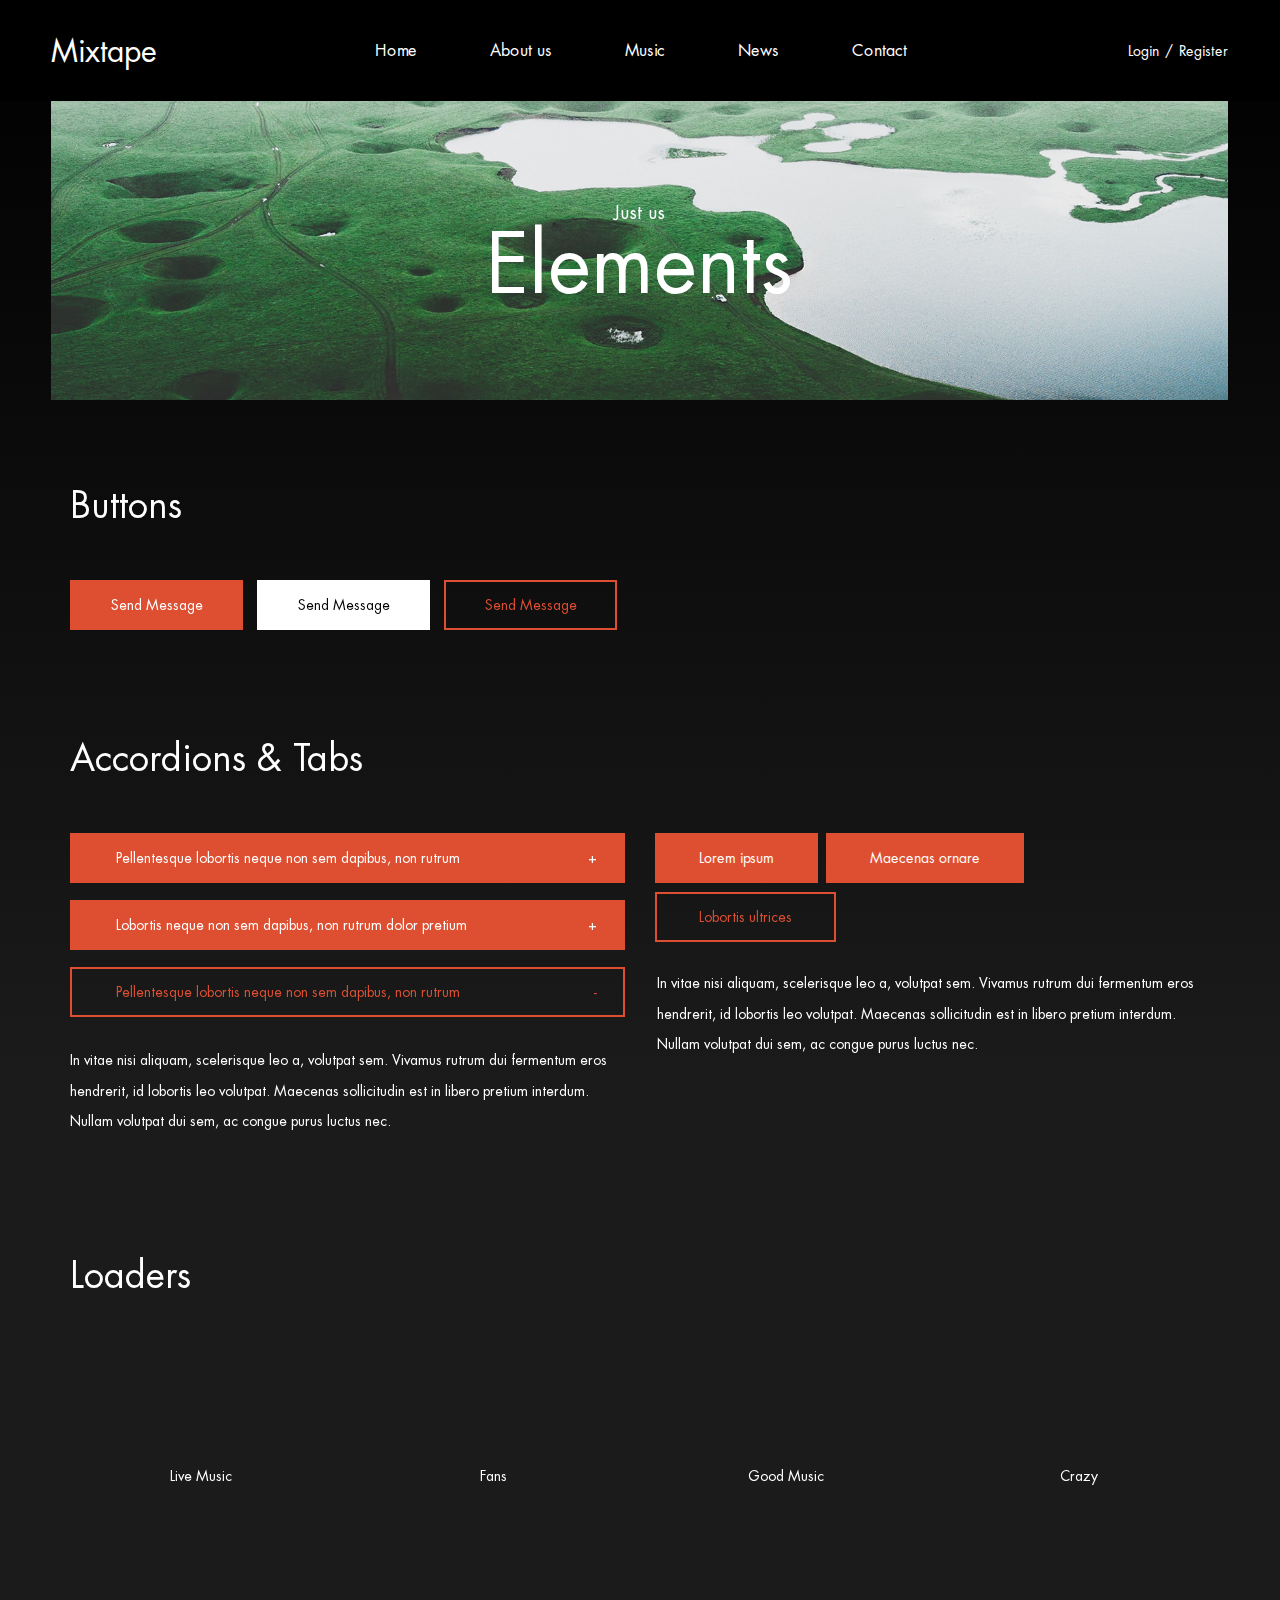
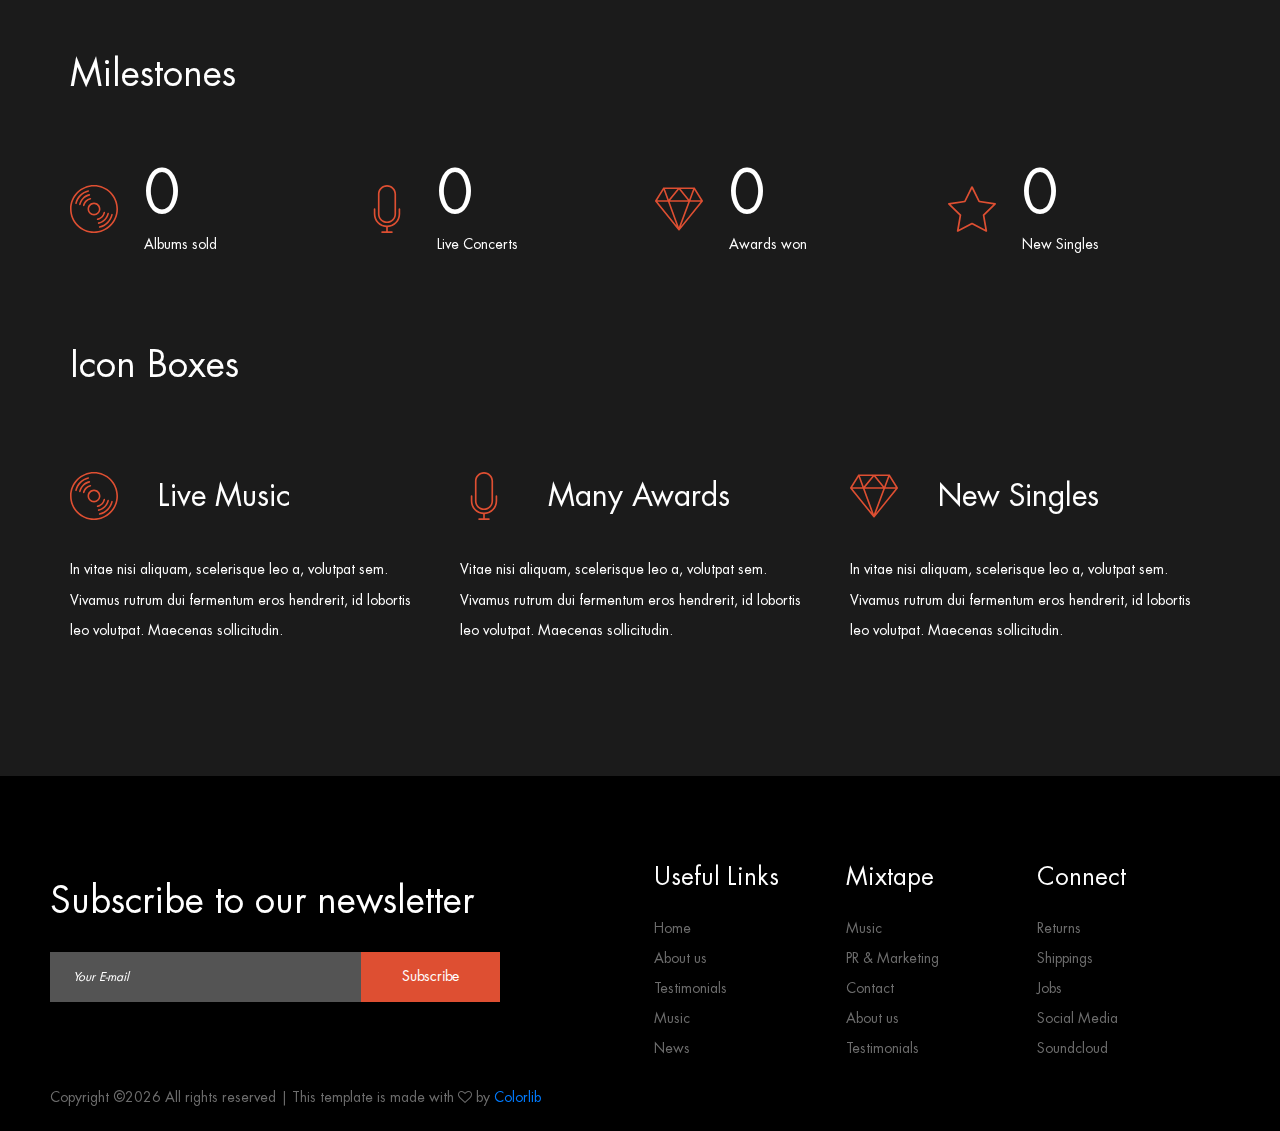
<file: elements.html>
<!DOCTYPE html>
<html lang="en">
<head>
<title>Elements</title>
<meta charset="utf-8">
<meta http-equiv="X-UA-Compatible" content="IE=edge">
<meta name="description" content="Mixtape template project">
<meta name="viewport" content="width=device-width, initial-scale=1">
<link rel="stylesheet" type="text/css" href="styles/bootstrap-4.1.2/bootstrap.min.css">
<link href="plugins/font-awesome-4.7.0/css/font-awesome.min.css" rel="stylesheet" type="text/css">
<link rel="stylesheet" type="text/css" href="styles/elements.css">
<link rel="stylesheet" type="text/css" href="styles/elements_responsive.css">
</head>
<body>

<div class="super_container">
	
	<!-- Header -->
	<header class="header">
		<div class="header_content d-flex flex-row align-items-center justify-content-center">
			<div class="logo"><a href="#">Mixtape</a></div>
			<div class="log_reg">
				<ul class="d-flex flex-row align-items-start justify-content-start">
					<li><a href="#">Login</a></li>
					<li><a href="#">Register</a></li>
				</ul>
			</div>
			<nav class="main_nav">
				<ul class="d-flex flex-row align-items-start justify-content-start">
					<li><a href="index.html">Home</a></li>
					<li><a href="about.html">About us</a></li>
					<li><a href="music.html">Music</a></li>
					<li><a href="blog.html">News</a></li>
					<li><a href="contact.html">Contact</a></li>
				</ul>
			</nav>
			<div class="hamburger ml-auto">
				<div class="d-flex flex-column align-items-end justify-content-between">
					<div></div>
					<div></div>
					<div></div>
				</div>
			</div>
		</div>
	</header>

	<!-- Menu -->

	<div class="menu">
		<div>
			<div class="menu_overlay"></div>
			<div class="menu_container d-flex flex-column align-items-start justify-content-center">
				<div class="menu_log_reg">
					<ul class="d-flex flex-row align-items-start justify-content-start">
						<li><a href="#">Login</a></li>
						<li><a href="#">Register</a></li>
					</ul>
				</div>
				<nav class="menu_nav">
					<ul class="d-flex flex-column align-items-start justify-content-start">
						<li><a href="index.html">Home</a></li>
						<li><a href="about.html">About us</a></li>
						<li><a href="music.html">Music</a></li>
						<li><a href="blog.html">News</a></li>
						<li><a href="contact.html">Contact</a></li>
					</ul>
				</nav>
			</div>
		</div>
	</div>

	<!-- Home -->

	<div class="home">
		<div class="home_inner">
			<!-- Image artist: https://unsplash.com/@tanelah -->
			<div class="parallax_background parallax-window" data-parallax="scroll" data-image-src="images/elements.jpg" data-speed="0.8"></div>
			<div class="home_container">
				<div class="home_content text-center">
					<div class="home_subtitle">Just us</div>
					<div class="home_title">Elements</div>
				</div>
			</div>
		</div>
	</div>

	<!-- Elements -->

	<div class="elements">
		<div class="container">
			<div class="row">
				<div class="col">
					
					<!-- Buttons -->
					<div class="buttons">
						<div class="elements_title">Buttons</div>
						<div class="buttons_container d-flex flex-row align-items-start justify-content-start flex-wrap">
							<div class="button button_1 trans_200"><a href="#">Send Message</a></div>
							<div class="button button_2 trans_200"><a href="#">Send Message</a></div>
							<div class="button button_3 trans_200"><a href="#">Send Message</a></div>
						</div>
					</div>

					<!-- Accordions & Tabs -->
					<div class="acc_tabs">
						<div class="elements_title">Accordions & Tabs</div>
						<div class="row acc_tabs_row">
							
							<!-- Accordions -->
							<div class="col-lg-6">
								<div class="accordions">

									<!-- Accordion -->
									<div class="accordion_container">
										<div class="accordion d-flex flex-row align-items-center"><div>Pellentesque lobortis neque non sem dapibus, non rutrum</div></div>
										<div class="accordion_panel">
											<div>
												<p>In vitae nisi aliquam, scelerisque leo a, volutpat sem. Vivamus rutrum dui fermentum eros hendrerit, id lobortis leo volutpat. Maecenas sollicitudin est in libero pretium interdum. Nullam volutpat dui sem, ac congue purus luctus nec.</p>
											</div>
										</div>
									</div>
									
									<!-- Accordion -->
									<div class="accordion_container">
										<div class="accordion d-flex flex-row align-items-center"><div>Lobortis neque non sem dapibus, non rutrum dolor pretium</div></div>
										<div class="accordion_panel">
											<div>
												<p>In vitae nisi aliquam, scelerisque leo a, volutpat sem. Vivamus rutrum dui fermentum eros hendrerit, id lobortis leo volutpat. Maecenas sollicitudin est in libero pretium interdum. Nullam volutpat dui sem, ac congue purus luctus nec.</p>
											</div>
										</div>
									</div>

									<!-- Accordion -->
									<div class="accordion_container">
										<div class="accordion d-flex flex-row align-items-center active"><div>Pellentesque lobortis neque non sem dapibus, non rutrum</div></div>
										<div class="accordion_panel">
											<div>
												<p>In vitae nisi aliquam, scelerisque leo a, volutpat sem. Vivamus rutrum dui fermentum eros hendrerit, id lobortis leo volutpat. Maecenas sollicitudin est in libero pretium interdum. Nullam volutpat dui sem, ac congue purus luctus nec.</p>
											</div>
										</div>
									</div>

								</div>
							</div>

							<!-- Tabs -->
							<div class="col-lg-6 tabs_col">
								<div class="tabs">
									<div class="tabs_container">
										<div class="tabs d-flex flex-row align-items-center justify-content-start flex-wrap">
											<div class="tab">Lorem ipsum</div>
											<div class="tab">Maecenas ornare</div>
											<div class="tab active">Lobortis ultrices</div>
										</div>
										<div class="tab_panels">
											<div class="tab_panel">
												<div class="tab_panel_content">
													<div class="tab_text">
														<p>In vitae nisi aliquam, scelerisque leo a, volutpat sem. Vivamus rutrum dui fermentum eros hendrerit, id lobortis leo volutpat. Maecenas sollicitudin est in libero pretium interdum. Nullam volutpat dui sem, ac congue purus luctus nec.</p>
													</div>
												</div>
											</div>
											<div class="tab_panel">
												<div class="tab_panel_content">
													<div class="tab_text">
														<p>In vitae nisi aliquam, scelerisque leo a, volutpat sem. Vivamus rutrum dui fermentum eros hendrerit, id lobortis leo volutpat. Maecenas sollicitudin est in libero pretium interdum. Nullam volutpat dui sem, ac congue purus luctus nec.</p>
													</div>
												</div>
											</div>
											<div class="tab_panel active">
												<div class="tab_panel_content">
													<div class="tab_text">
														<p>In vitae nisi aliquam, scelerisque leo a, volutpat sem. Vivamus rutrum dui fermentum eros hendrerit, id lobortis leo volutpat. Maecenas sollicitudin est in libero pretium interdum. Nullam volutpat dui sem, ac congue purus luctus nec.</p>
													</div>
												</div>
											</div>
										</div>
									</div>
								</div>
							</div>
						</div>
					</div>

					<!-- Loaders -->
					<div class="loaders">
						<div class="elements_title">Loaders</div>
						<div class="row loaders_row">

							<!-- Loader -->
							<div class="col-xl-3 col-md-6 loader_col">
								<!-- Loader -->
								<div class="loader_container text-center">
									<div class="loader text-center" data-perc="0.90"></div>
									<div class="loader_content">
										<div class="loader_title">Live Music</div>
									</div>
								</div>
							</div>

							<!-- Loader -->
							<div class="col-xl-3 col-md-6 loader_col">
								<!-- Loader -->
								<div class="loader_container text-center">
									<div class="loader text-center" data-perc="0.80"></div>
									<div class="loader_content">
										<div class="loader_title">Fans</div>
									</div>
								</div>
							</div>

							<!-- Loader -->
							<div class="col-xl-3 col-md-6 loader_col">
								<!-- Loader -->
								<div class="loader_container text-center">
									<div class="loader text-center" data-perc="1.00"></div>
									<div class="loader_content">
										<div class="loader_title">Good Music</div>
									</div>
								</div>
							</div>

							<!-- Loader -->
							<div class="col-xl-3 col-md-6 loader_col">
								<!-- Loader -->
								<div class="loader_container text-center">
									<div class="loader text-center" data-perc="0.75"></div>
									<div class="loader_content">
										<div class="loader_title">Crazy</div>
									</div>
								</div>
							</div>

						</div>
					</div>

					<!-- Milestones -->
					<div class="milestones">
						<div class="elements_title">Milestones</div>
						<div class="row milestones_row">
					
							<!-- Milestone -->
							<div class="col-xl-3 col-md-6 milestone_col">
								<div class="milestone d-flex flex-row align-items-center justify-content-start">
									<div class="milestone_icon"><img src="images/icon_1.svg" alt="https://www.flaticon.com/authors/smashicons"></div>
									<div class="milestone_content">
										<div class="milestone_counter" data-end-value="298" data-sign-after="k">0</div>
										<div class="milestone_text">Albums sold</div>
									</div>
								</div>
							</div>

							<!-- Milestone -->
							<div class="col-xl-3 col-md-6 milestone_col">
								<div class="milestone d-flex flex-row align-items-center justify-content-start">
									<div class="milestone_icon"><img src="images/icon_2.svg" alt="https://www.flaticon.com/authors/smashicons"></div>
									<div class="milestone_content">
										<div class="milestone_counter" data-end-value="183">0</div>
										<div class="milestone_text">Live Concerts</div>
									</div>
								</div>
							</div>

							<!-- Milestone -->
							<div class="col-xl-3 col-md-6 milestone_col">
								<div class="milestone d-flex flex-row align-items-center justify-content-start">
									<div class="milestone_icon"><img src="images/icon_3.svg" alt="https://www.flaticon.com/authors/smashicons"></div>
									<div class="milestone_content">
										<div class="milestone_counter" data-end-value="37">0</div>
										<div class="milestone_text">Awards won</div>
									</div>
								</div>
							</div>

							<!-- Milestone -->
							<div class="col-xl-3 col-md-6 milestone_col">
								<div class="milestone d-flex flex-row align-items-center justify-content-start">
									<div class="milestone_icon"><img src="images/icon_4.svg" alt="https://www.flaticon.com/authors/smashicons"></div>
									<div class="milestone_content">
										<div class="milestone_counter" data-end-value="14">0</div>
										<div class="milestone_text">New Singles</div>
									</div>
								</div>
							</div>

						</div>
					</div>

					<!-- Icon Boxes -->
					<div class="icon_boxes">
						<div class="elements_title">Icon Boxes</div>
						<div class="row icon_boxes_row">
							
							<!-- Icon Box -->
							<div class="col-lg-4">
								<div class="icon_box">
									<div class="ib_title_container d-flex flex-row align-items-center justify-content-start">
										<div class="ib_icon"><img src="images/icon_1.svg" alt="https://www.flaticon.com/authors/smashicons"></div>
										<div class="ib_title">Live Music</div>
									</div>
									<div class="ib_text">
										<p>In vitae nisi aliquam, scelerisque leo a, volutpat sem. Vivamus rutrum dui fermentum eros hendrerit, id lobortis leo volutpat. Maecenas sollicitudin.</p>
									</div>
								</div>
							</div>

							<!-- Icon Box -->
							<div class="col-lg-4">
								<div class="icon_box">
									<div class="ib_title_container d-flex flex-row align-items-center justify-content-start">
										<div class="ib_icon"><img src="images/icon_2.svg" alt="https://www.flaticon.com/authors/smashicons"></div>
										<div class="ib_title">Many Awards</div>
									</div>
									<div class="ib_text">
										<p>Vitae nisi aliquam, scelerisque leo a, volutpat sem. Vivamus rutrum dui fermentum eros hendrerit, id lobortis leo volutpat. Maecenas sollicitudin.</p>
									</div>
								</div>
							</div>

							<!-- Icon Box -->
							<div class="col-lg-4">
								<div class="icon_box">
									<div class="ib_title_container d-flex flex-row align-items-center justify-content-start">
										<div class="ib_icon"><img src="images/icon_3.svg" alt="https://www.flaticon.com/authors/smashicons"></div>
										<div class="ib_title">New Singles</div>
									</div>
									<div class="ib_text">
										<p>In vitae nisi aliquam, scelerisque leo a, volutpat sem. Vivamus rutrum dui fermentum eros hendrerit, id lobortis leo volutpat. Maecenas sollicitudin.</p>
									</div>
								</div>
							</div>

						</div>
					</div>

				</div>
			</div>
		</div>
	</div>

	<!-- Footer -->

	<footer class="footer">
		<div class="footer_container d-flex flex-xl-row flex-column align-items-start justify-content-start">
			<div class="newsletter_container">
				<div class="newsletter_title"><h2>Subscribe to our newsletter</h2></div>
				<form action="#" id="newsletter_form" class="newsletter_form">
					<input type="email" class="newsletter_input" placeholder="Your E-mail" required="required">
					<button class="newsletter_button">Subscribe</button>
				</form>
			</div>
			<div class="footer_lists d-flex flex-sm-row  flex-column align-items-start justify-content-start ml-xl-auto">

				<!-- Useful Links -->
				<div class="footer_list">
					<div class="footer_list_title">Useful Links</div>
					<ul>
						<li><a href="index.html">Home</a></li>
						<li><a href="about.html">About us</a></li>
						<li><a href="#">Testimonials</a></li>
						<li><a href="#">Music</a></li>
						<li><a href="blog.html">News</a></li>
					</ul>
				</div>

				<!-- Mixtape -->
				<div class="footer_list">
					<div class="footer_list_title">Mixtape</div>
					<ul>
						<li><a href="#">Music</a></li>
						<li><a href="#">PR & Marketing</a></li>
						<li><a href="#">Contact</a></li>
						<li><a href="#">About us</a></li>
						<li><a href="#">Testimonials</a></li>
					</ul>
				</div>

				<!-- Connect -->
				<div class="footer_list">
					<div class="footer_list_title">Connect</div>
					<ul>
						<li><a href="#">Returns</a></li>
						<li><a href="#">Shippings</a></li>
						<li><a href="#">Jobs</a></li>
						<li><a href="#">Social Media</a></li>
						<li><a href="#">Soundcloud</a></li>
					</ul>
				</div>

			</div>
		</div>
		<div class="copyright_bar">
			<span><!-- Link back to Colorlib can't be removed. Template is licensed under CC BY 3.0. -->
Copyright &copy;<script>document.write(new Date().getFullYear());</script> All rights reserved | This template is made with <i class="fa fa-heart-o" aria-hidden="true"></i> by <a href="https://colorlib.com" target="_blank">Colorlib</a>
<!-- Link back to Colorlib can't be removed. Template is licensed under CC BY 3.0. -->
</span>
		</div>
	</footer>
</div>

<script src="js/jquery-3.2.1.min.js"></script>
<script src="styles/bootstrap-4.1.2/popper.js"></script>
<script src="styles/bootstrap-4.1.2/bootstrap.min.js"></script>
<script src="plugins/greensock/TweenMax.min.js"></script>
<script src="plugins/greensock/TimelineMax.min.js"></script>
<script src="plugins/scrollmagic/ScrollMagic.min.js"></script>
<script src="plugins/greensock/animation.gsap.min.js"></script>
<script src="plugins/greensock/ScrollToPlugin.min.js"></script>
<script src="plugins/OwlCarousel2-2.2.1/owl.carousel.js"></script>
<script src="plugins/easing/easing.js"></script>
<script src="plugins/progressbar/progressbar.min.js"></script>
<script src="plugins/parallax-js-master/parallax.min.js"></script>
<script src="js/elements.js"></script>
</body>
</html>
</file>
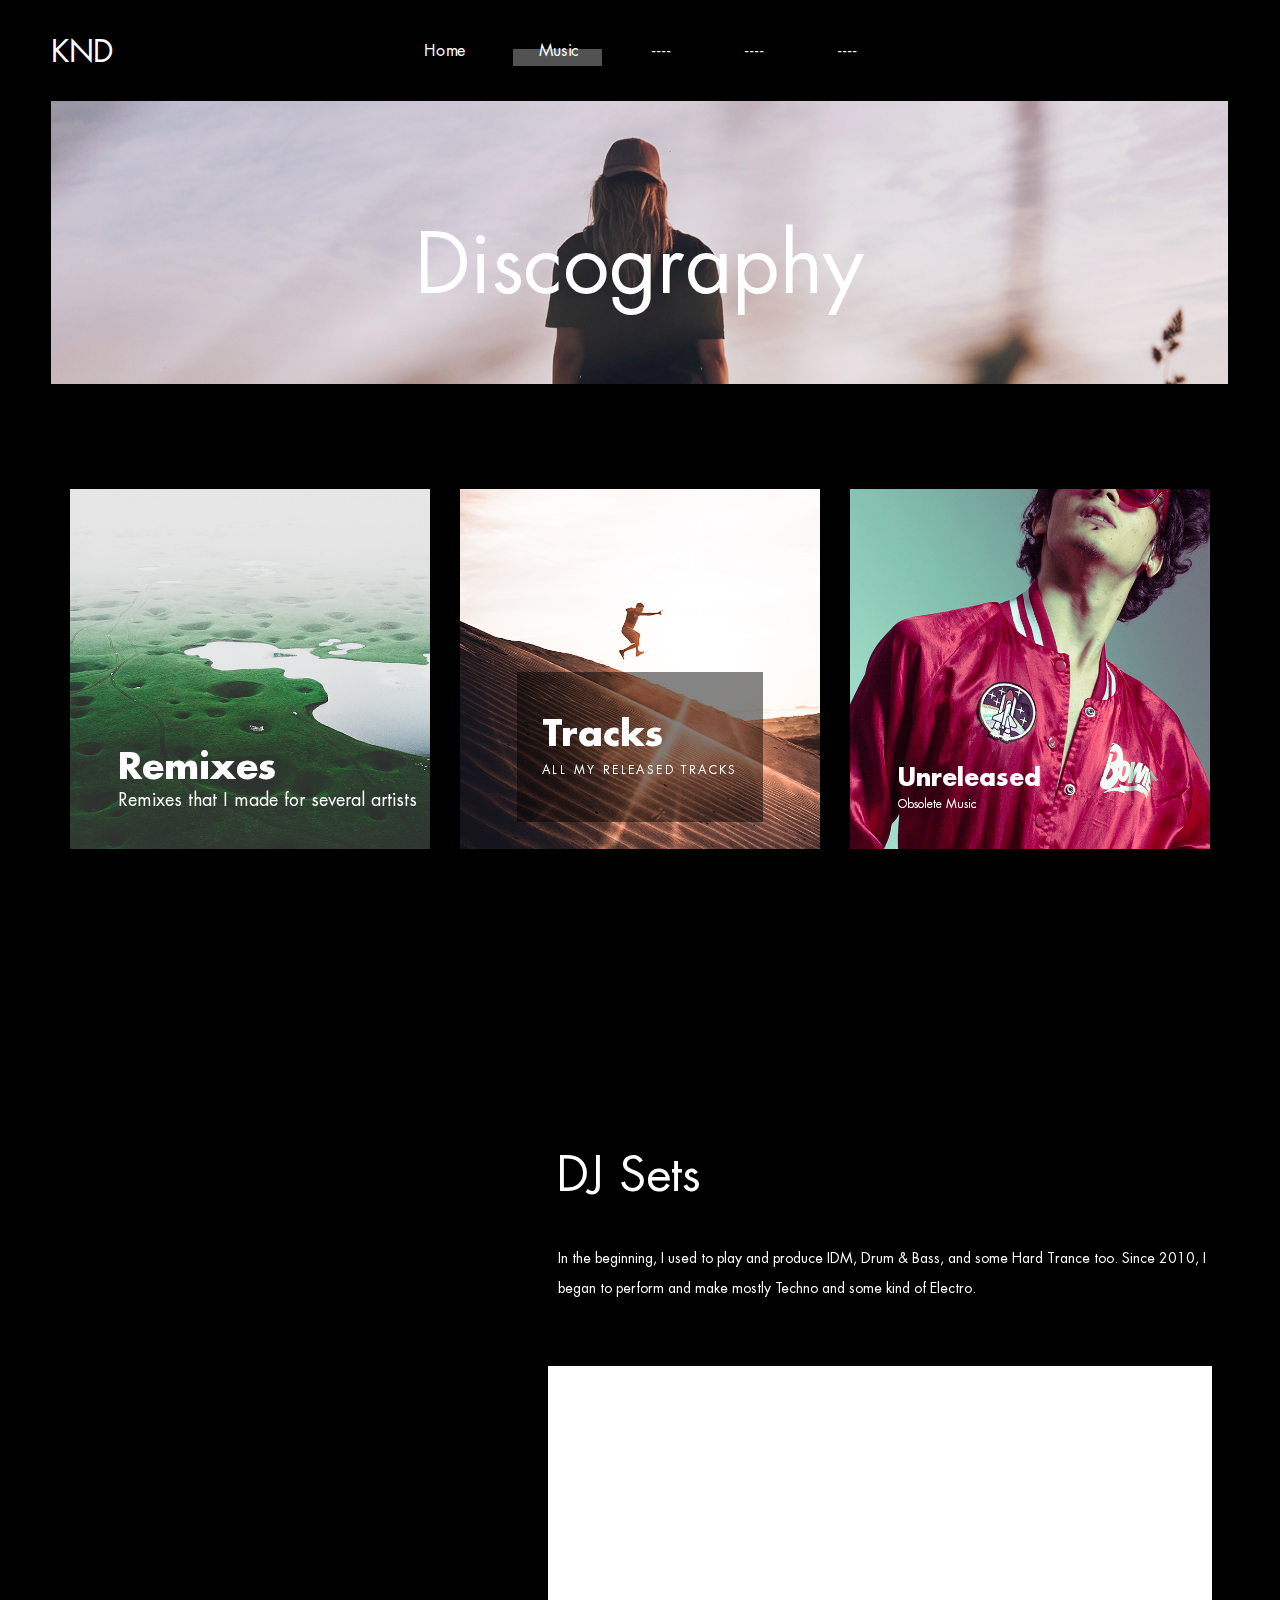
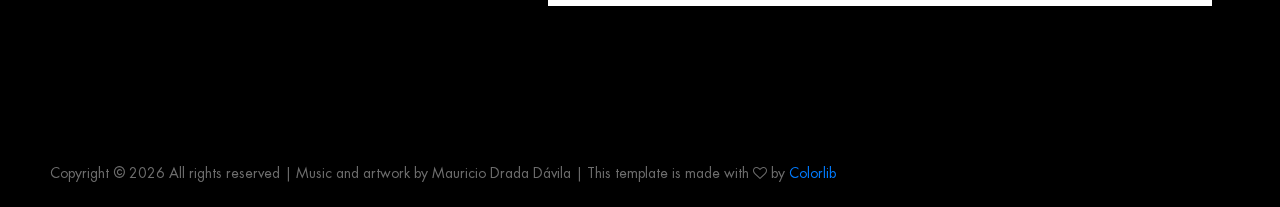
<file: music.html>
<!DOCTYPE html>
<html lang="en">

<head>
	<link rel="shortcut icon" href="images/logo_title.ico"/>
	<title>KND | Music</title>
	<meta charset="utf-8">
	<meta http-equiv="X-UA-Compatible" content="IE=edge">
	<meta name="description" content="Electronic Music">
	<meta name="viewport" content="width=device-width, initial-scale=1">
	<link rel="stylesheet" type="text/css" href="styles/bootstrap-4.1.2/bootstrap.min.css">
	<link href="plugins/font-awesome-4.7.0/css/font-awesome.min.css" rel="stylesheet" type="text/css">
	<link rel="stylesheet" type="text/css" href="plugins/OwlCarousel2-2.2.1/owl.carousel.css">
	<link rel="stylesheet" type="text/css" href="plugins/OwlCarousel2-2.2.1/owl.theme.default.css">
	<link rel="stylesheet" type="text/css" href="plugins/OwlCarousel2-2.2.1/animate.css">
	<link rel="stylesheet" type="text/css" href="styles/about.css">
	<link rel="stylesheet" type="text/css" href="styles/about_responsive.css">
</head>

<body>
	<div class="super_container">
		<!-- Header -->
		<header class="header">
			<div class="header_content d-flex flex-row align-items-center justify-content-center">
				<div class="logo"><a href="index.html">KND</a></div>
				<div class="log_reg">
					<ul class="d-flex flex-row align-items-start justify-content-start"></ul>
				</div>
				<nav class="main_nav">
					<ul class="d-flex flex-row align-items-start justify-content-start">
						<li><a href="index.html">Home</a></li>
						<li class="active"><a href="about.html">Music</a></li>
						<li><a href="#">----</a></li>
						<li><a href="#">----</a></li>
						<li><a href="#">----</a></li>
					</ul>
				</nav>
				<div class="hamburger ml-auto">
					<div class="d-flex flex-column align-items-end justify-content-between">
						<div></div>
						<div></div>
						<div></div>
					</div>
				</div>
			</div>
		</header>

		<!-- Menu -->
		<div class="menu">
			<div>
				<div class="menu_overlay"></div>
				<div class="menu_container d-flex flex-column align-items-start justify-content-center">
					<div class="menu_log_reg">
						<ul class="d-flex flex-row align-items-start justify-content-start"></ul>
					</div>
					<nav class="menu_nav">
						<ul class="d-flex flex-column align-items-start justify-content-start">
							<li><a href="index.html">Home</a></li>
							<li><a href="about.html">Music</a></li>
							<li><a href="#">----</a></li>
							<li><a href="#">----</a></li>
							<li><a href="#">----</a></li>
						</ul>
					</nav>
				</div>
			</div>
		</div>

		<!-- Home -->
		<div class="home">
			<div class="home_inner">
				<div class="parallax_background parallax-window" data-parallax="scroll"
					data-image-src="images/about.jpg" data-speed="0.8"></div>
				<div class="home_container">
					<div class="home_content text-center">
						<div class="home_title">Discography</div>
					</div>
				</div>
			</div>
		</div>

		<!-- Discs -->
		<div class="discs">
			<div class="container">
				<div class="row discs_row">
					<!-- Disc -->
					<div class="col-xl-4 col-md-6">
						<div class="disc">
							<a href="remixes.html">
								<div class="disc_image"><img src="images/disc_1.jpg" alt="Cover Album"></div>
								<div class="disc_container">
									<div>
										<div class="disc_content_1">
											<div class="disc_title">Remixes</div>
											<div class="disc_subtitle">Remixes that I made for several artists</div>
										</div>
									</div>
								</div>
							</a>
						</div>
					</div>

					<!-- Disc -->
					<div class="col-xl-4 col-md-6">
						<div class="disc">
							<a href="#">
								<div class="disc_image"><img src="images/disc_2.jpg"
										alt="https://unsplash.com/@kasperrasmussen"></div>
								<div class="disc_container">
									<div>
										<div
											class="disc_content_2 d-flex flex-column align-items-center justify-content-center">
											<div>
												<div class="disc_title">Tracks</div>
												<div class="disc_subtitle">All my released tracks</div>
											</div>
										</div>
									</div>
								</div>
							</a>
						</div>
					</div>

					<!-- Disc -->
					<div class="col-xl-4 col-md-6">
						<div class="disc">
							<a href="#">
								<div class="disc_image"><img src="images/disc_3.jpg"
										alt="https://unsplash.com/@photones11"></div>
								<div class="disc_container">
									<div>
										<div class="disc_content_3">
											<div>
												<div class="disc_title">Unreleased</div>
												<div class="disc_subtitle">Obsolete Music</div>
											</div>
										</div>
									</div>
								</div>
							</a>
						</div>
					</div>
				</div>
			</div>
		</div>

		<!-- Artist -->
		<div class="artist">
			<div class="parallax_background parallax-window" data-parallax="scroll" data-image-src="images/artist_2.jpg"
				data-speed="0.8"></div>
			<div class="container">
				<div class="row">
					<!-- Artist Content -->
					<div class="col-lg-7 offset-lg-5">
						<div class="artist_content">
							<div class="section_title_container">
								<div class="section_title">
									<h1>DJ Sets</h1>
								</div>
							</div>
							<div class="artist_text">
								<p> In the beginning, I used to play and produce IDM, Drum & Bass, and some Hard Trance
									too. Since 2010, I began to perform and make mostly Techno and some kind of Electro.
								</p>
							</div>
							<div
								class="single_player_container d-flex flex-column align-items-start justify-content-center">
								<iframe width="100%" height="120"
									src="https://www.mixcloud.com/widget/iframe/?hide_cover=1&light=1&feed=%2Fmauriciodrada%2Ftechno-for-quarantine%2F"
									frameborder="0"></iframe>
								<iframe width="100%" height="120"
									src="https://www.mixcloud.com/widget/iframe/?hide_cover=1&light=1&feed=%2Fmauriciodrada%2Fhelloworld2020%2F"
									frameborder="0"></iframe>
							</div>
						</div>
					</div>
				</div>
			</div>
		</div>

		<!-- Footer -->
		<footer class="footer">
			<div class="copyright_bar">
				<span>Copyright &copy;
					<script>document.write(new Date().getFullYear());</script> All rights reserved | Music and
					artwork by Mauricio Drada Dávila | This template is made with <i class="fa fa-heart-o"
						aria-hidden="true"></i> by <a href="https://colorlib.com" target="_blank">Colorlib</a>
				</span>
			</div>
		</footer>
	</div>

	<script src="js/jquery-3.2.1.min.js"></script>
	<script src="styles/bootstrap-4.1.2/popper.js"></script>
	<script src="styles/bootstrap-4.1.2/bootstrap.min.js"></script>
	<script src="plugins/greensock/TweenMax.min.js"></script>
	<script src="plugins/greensock/TimelineMax.min.js"></script>
	<script src="plugins/scrollmagic/ScrollMagic.min.js"></script>
	<script src="plugins/greensock/animation.gsap.min.js"></script>
	<script src="plugins/greensock/ScrollToPlugin.min.js"></script>
	<script src="plugins/OwlCarousel2-2.2.1/owl.carousel.js"></script>
	<script src="plugins/easing/easing.js"></script>
	<script src="plugins/progressbar/progressbar.min.js"></script>
	<script src="plugins/parallax-js-master/parallax.min.js"></script>
	<script src="plugins/jPlayer/jquery.jplayer.min.js"></script>
	<script src="plugins/jPlayer/jplayer.playlist.min.js"></script>
	<script src="js/about.js"></script>
</body>

</html>
</file>
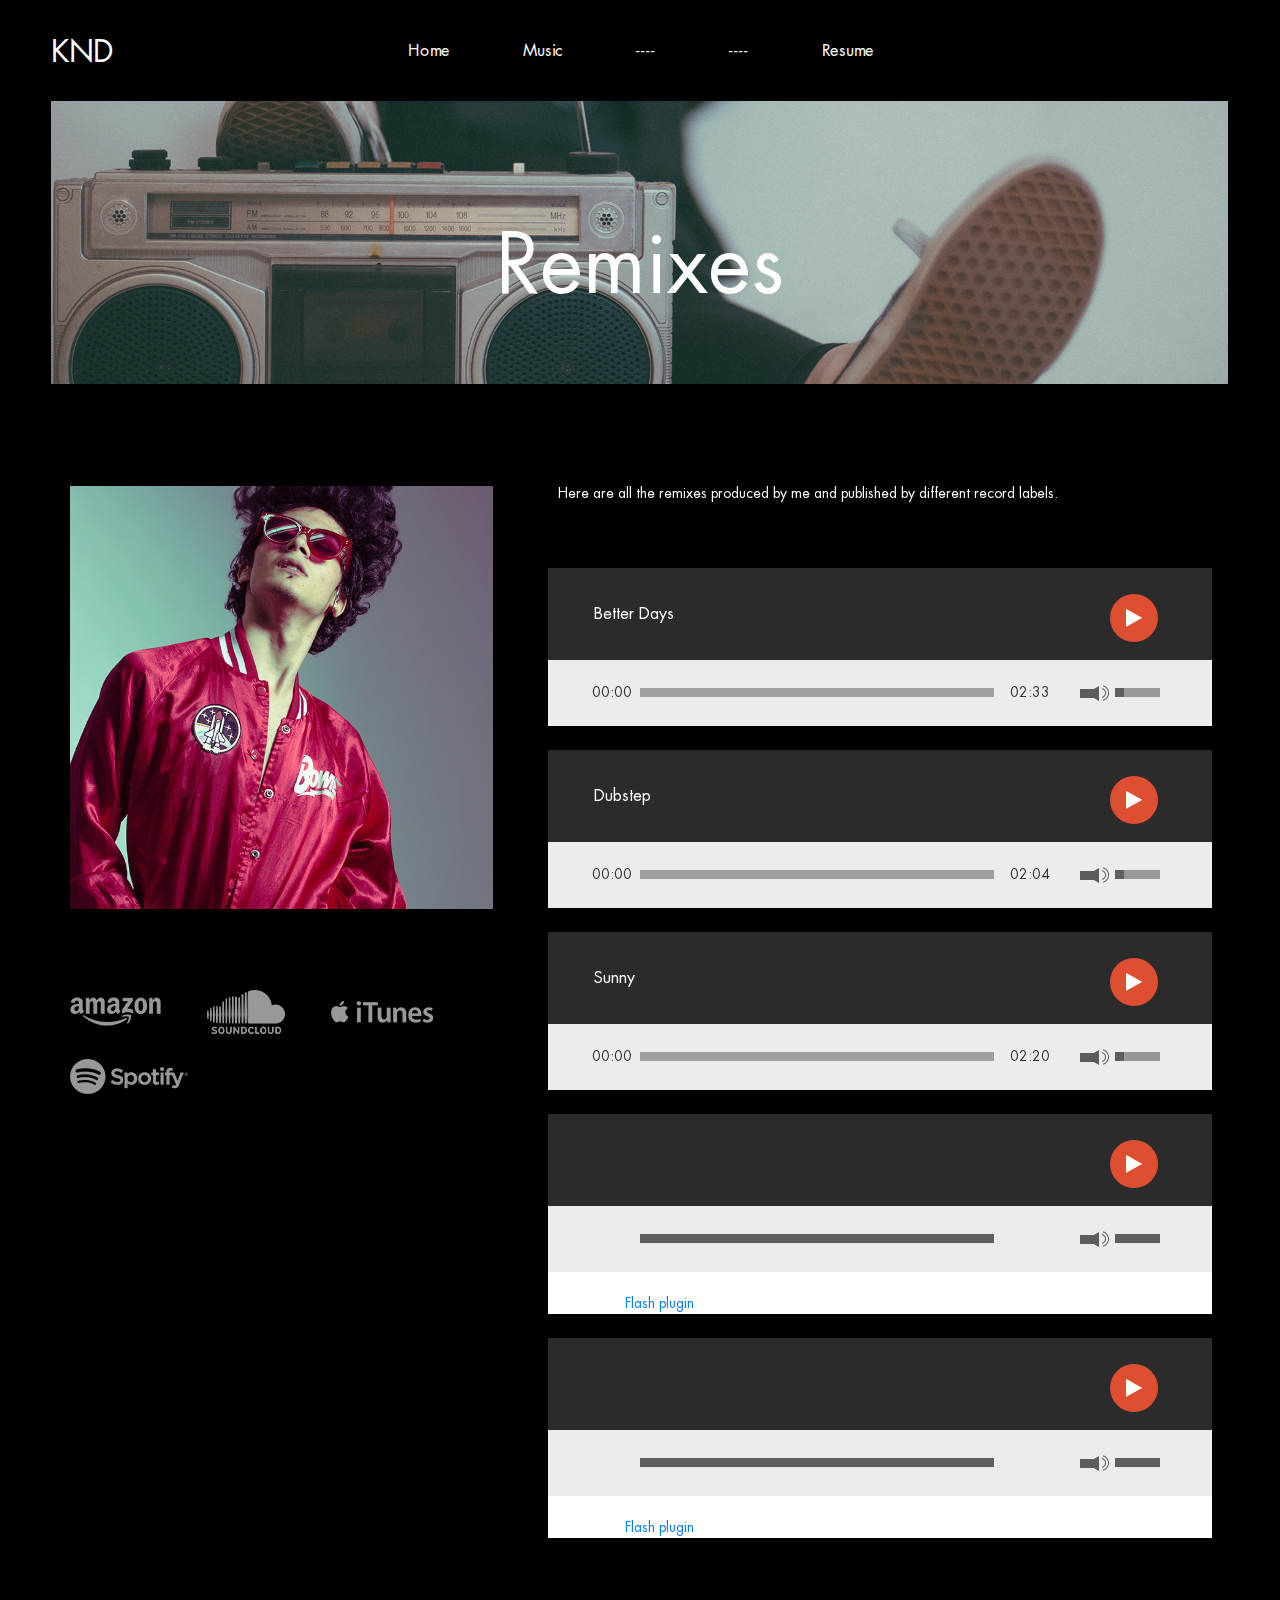
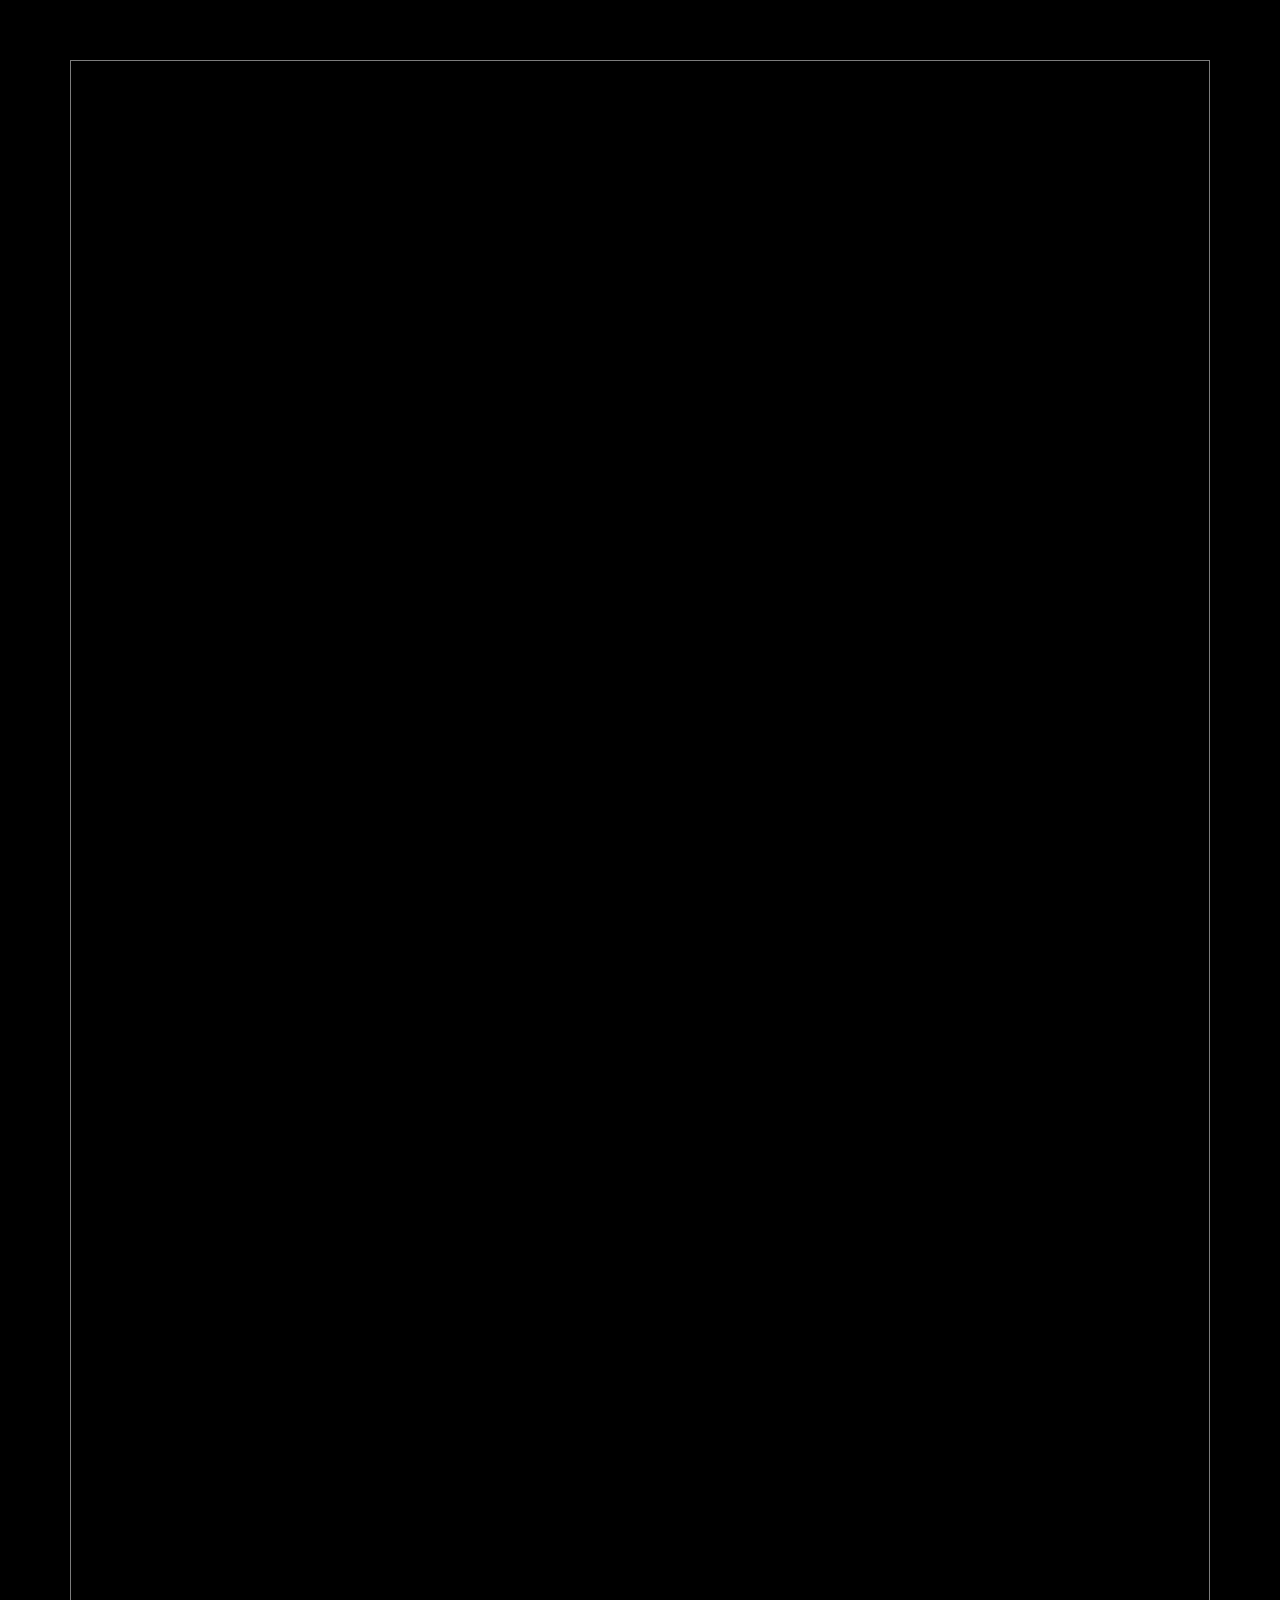
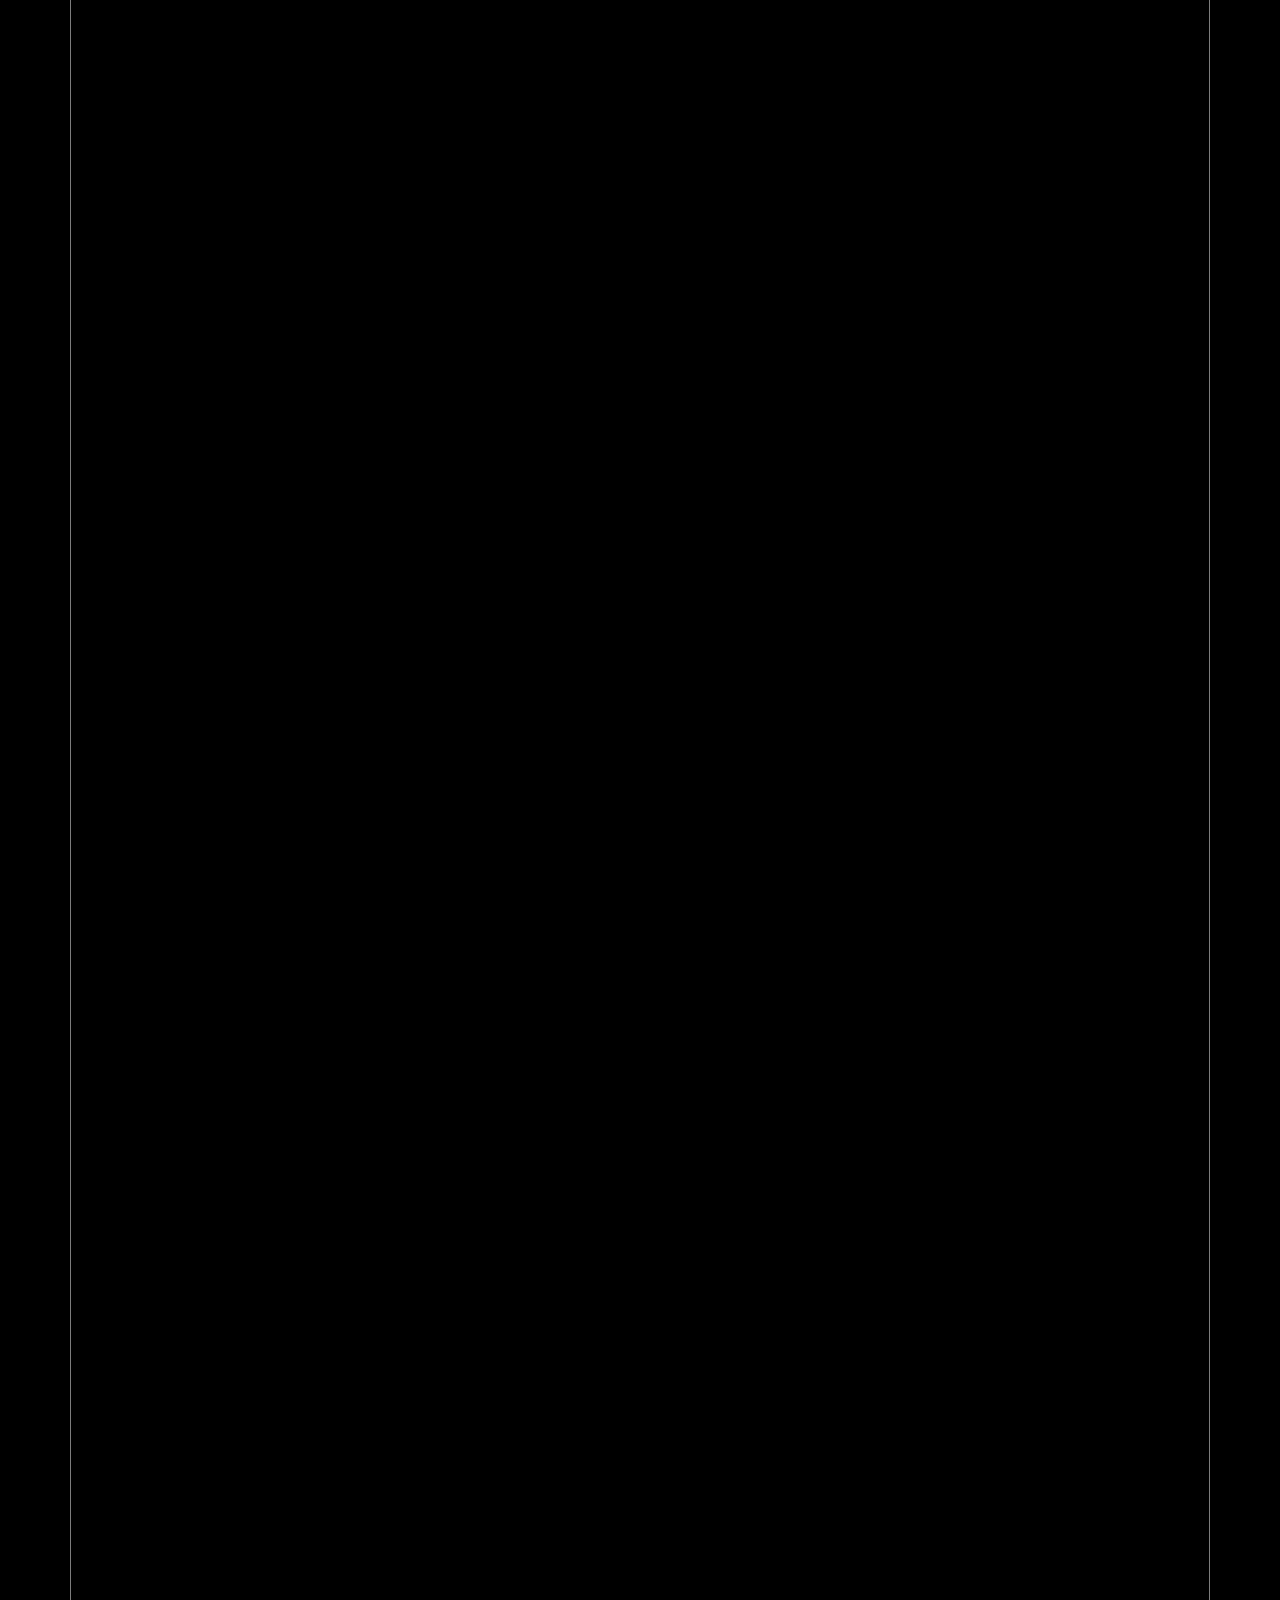
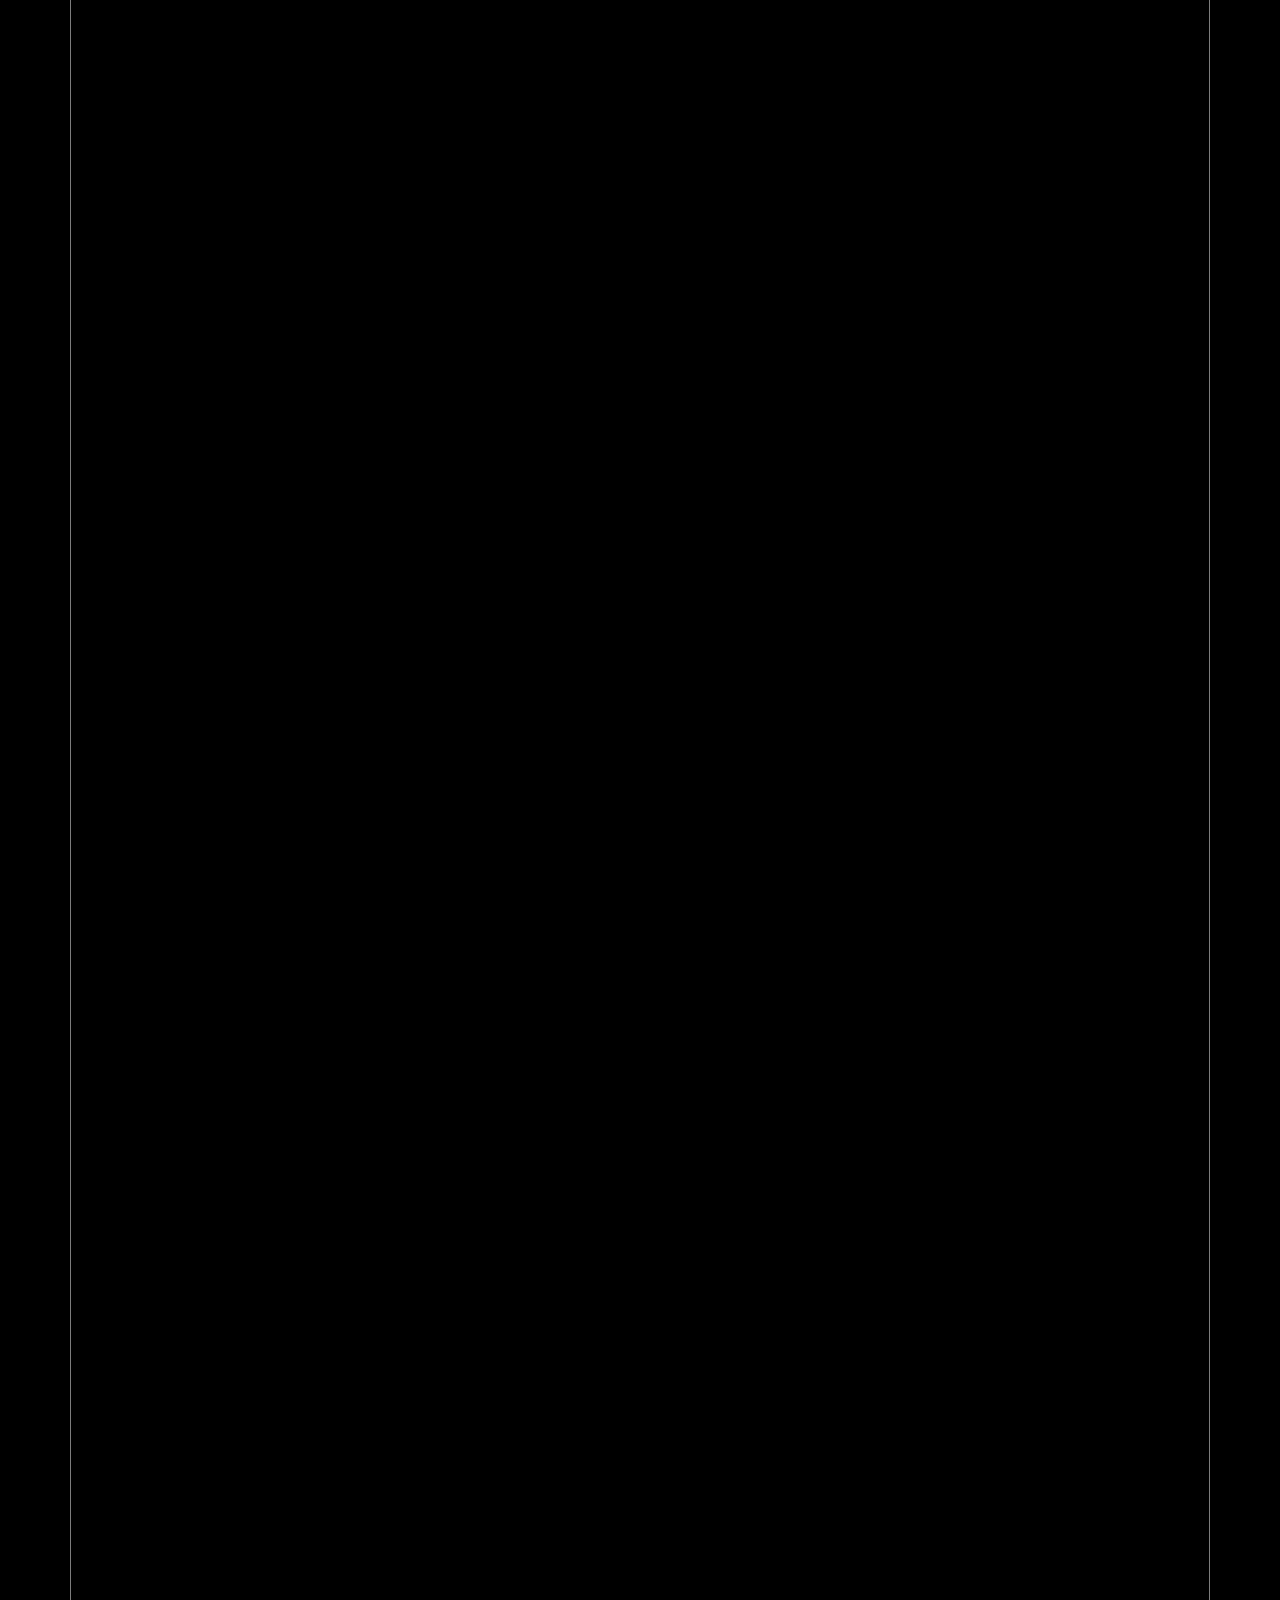
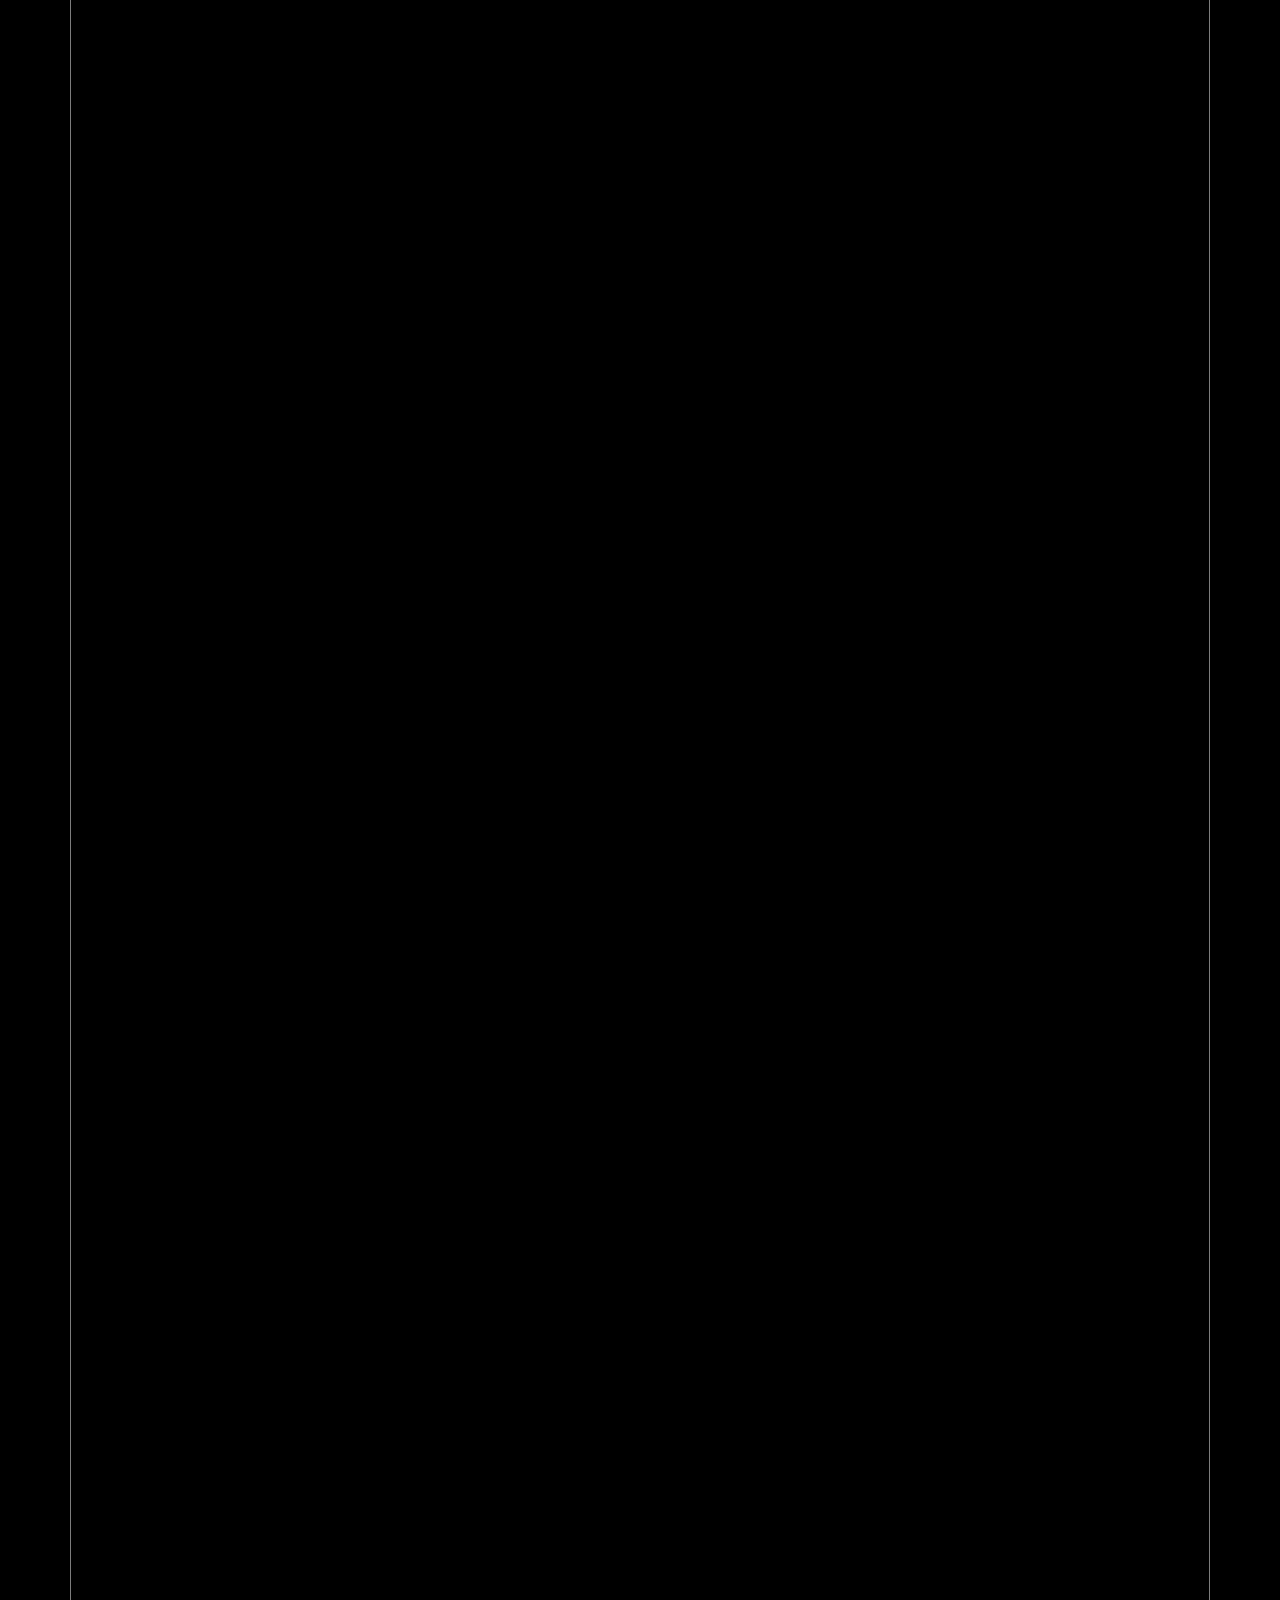
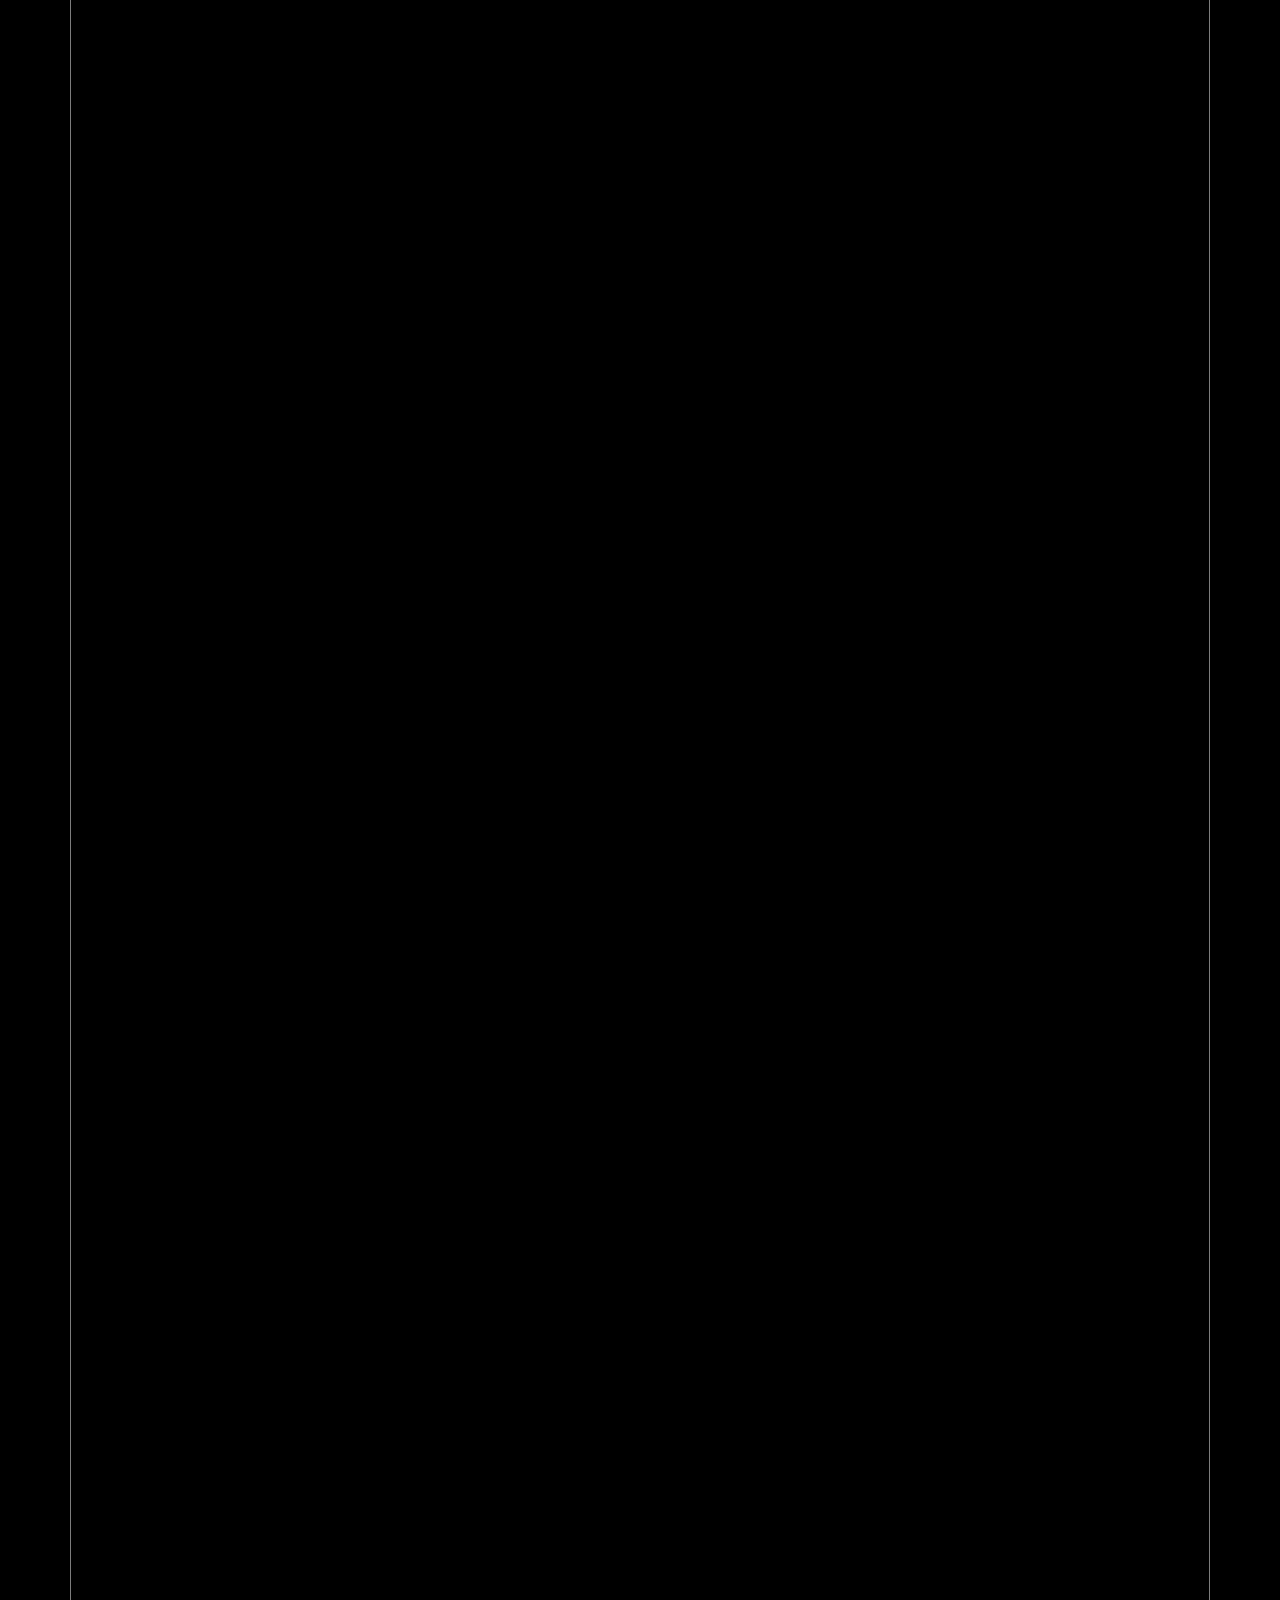
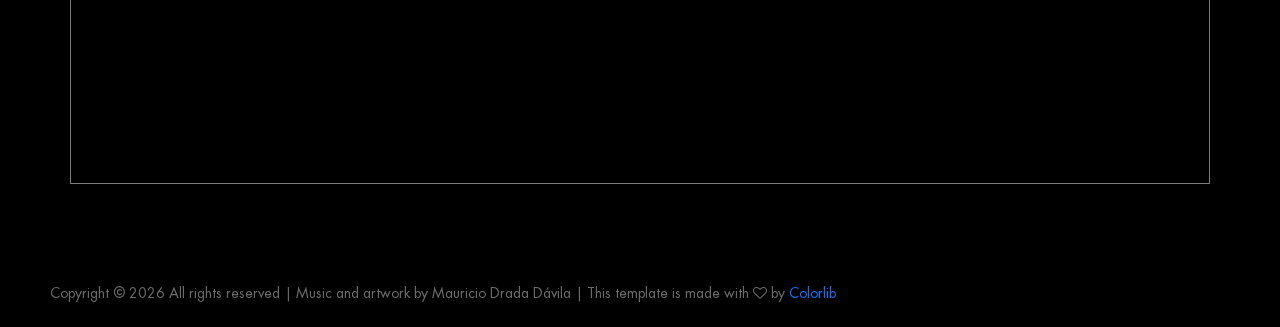
<file: remixes.html>
<!DOCTYPE html>
<html lang="en">

<head>
	<link rel="shortcut icon" href="images/logo_title.ico" />
	<title>KND | Remixes</title>
	<meta charset="utf-8">
	<meta http-equiv="X-UA-Compatible" content="IE=edge">
	<meta name="description" content="Electronic Music">
	<meta name="viewport" content="width=device-width, initial-scale=1">
	<link rel="stylesheet" type="text/css" href="styles/bootstrap-4.1.2/bootstrap.min.css">
	<link href="plugins/font-awesome-4.7.0/css/font-awesome.min.css" rel="stylesheet" type="text/css">
	<link rel="stylesheet" type="text/css" href="plugins/OwlCarousel2-2.2.1/owl.carousel.css">
	<link rel="stylesheet" type="text/css" href="plugins/OwlCarousel2-2.2.1/owl.theme.default.css">
	<link rel="stylesheet" type="text/css" href="plugins/OwlCarousel2-2.2.1/animate.css">
	<link rel="stylesheet" type="text/css" href="styles/single.css">
	<link rel="stylesheet" type="text/css" href="styles/single_responsive.css">
</head>

<body>
	<div class="super_container">
		<!-- Header -->
		<header class="header">
			<div class="header_content d-flex flex-row align-items-center justify-content-center">
				<div class="logo"><a href="KND.html">KND</a></div>
				<div class="log_reg">
					<ul class="d-flex flex-row align-items-start justify-content-start"></ul>
				</div>
				<nav class="main_nav">
					<ul class="d-flex flex-row align-items-start justify-content-start">
						<li><a href="KND.html">Home</a></li>
						<li><a href="music.html">Music</a></li>
						<li><a href="#">----</a></li>
						<li><a href="#">----</a></li>
						<li><a href="index.html">Resume</a></li>
					</ul>
				</nav>
				<div class="hamburger ml-auto">
					<div class="d-flex flex-column align-items-end justify-content-between">
						<div></div>
						<div></div>
						<div></div>
					</div>
				</div>
			</div>
		</header>

		<!-- Menu -->
		<div class="menu">
			<div>
				<div class="menu_overlay"></div>
				<div class="menu_container d-flex flex-column align-items-start justify-content-center">
					<div class="menu_log_reg">
						<ul class="d-flex flex-row align-items-start justify-content-start"></ul>
					</div>
					<nav class="menu_nav">
						<ul class="d-flex flex-column align-items-start justify-content-start">
							<li><a href="KND.html">Home</a></li>
							<li><a href="music.html">Music</a></li>
							<li><a href="#">----</a></li>
							<li><a href="#">----</a></li>
							<li><a href="index.html">Resume</a></li>
						</ul>
					</nav>
				</div>
			</div>
		</div>

		<!-- Home -->
		<div class="home">
			<div class="home_inner">
				<div class="parallax_background parallax-window" data-parallax="scroll"
					data-image-src="images/single.jpg" data-speed="0.8"></div>
				<div class="home_container">
					<div class="home_content text-center">
						<div class="home_title">Remixes</div>
					</div>
				</div>
			</div>
		</div>

		<!-- Single -->
		<div class="single">
			<div class="container">
				<div class="row">
					<!-- Single Info -->
					<div class="col-lg-5">
						<div class="single_info">
							<div class="single_image"><img src="images/single_image.jpg" alt=""></div>
							<div class="logo_list d-flex flex-row align-items-center justify-content-start flex-wrap">
								<div><a href="https://www.beatport.com/artist/k-n-d/400425/tracks" target="_blank"><img
											src="images/logo_1.png" alt=""></a></div>
								<div><a href="https://soundcloud.com/mauricio-drada-knd" target="_blank"><img
											src="images/logo_2.png" alt=""></a></div>
								<div><a href="https://mauriciodradaknd.bandcamp.com/" target="_blank"><img
											src="images/logo_3.png" alt=""></a></div>
								<div><a href="https://open.spotify.com/artist/1qiGwPf5UswgSQYJ3w84nc?si=DcYUPeJBTJeKw6gEUKh6jg"
										target="_blank"><img src="images/logo_4.png" alt=""></a></div>
							</div>
						</div>
					</div>
					<!-- Single Content -->
					<div class="col-lg-7 single_content_col">
						<div class="single_content">
							<div class="single_text">
								<p>Here are all the remixes produced by me and published by different record labels.</p>
							</div>
							<div class="single_players">

								<!-- Single Player 1 -->
								<div
									class="single_player_container d-flex flex-column align-items-start justify-content-center">
									<div class="single_player">
										<div id="jplayer_1" class="jp-jplayer"></div>
										<div id="jp_container_1" class="jp-audio" role="application"
											aria-label="media player">
											<div class="jp-type-single">
												<div
													class="player_details d-flex flex-row align-items-center justify-content-start">
													<div class="jp-details">
														<div>playing</div>
														<div class="jp-title" aria-label="title">&nbsp;</div>
													</div>
													<div class="jp-controls-holder ml-auto">
														<button class="jp-play" tabindex="0"></button>
													</div>
												</div>
												<div class="player_controls">
													<div
														class="jp-gui jp-interface d-flex flex-row align-items-center justify-content-start">
														<div
															class="jp-controls-holder time_controls d-flex flex-row align-items-center justify-content-start">
															<div>
																<div class="jp-current-time" role="timer"
																	aria-label="time">&nbsp;</div>
															</div>
															<div class="jp-progress">
																<div class="jp-seek-bar">
																	<div class="jp-play-bar"></div>
																</div>
															</div>
															<div>
																<div class="jp-duration ml-auto" role="timer"
																	aria-label="duration">&nbsp;</div>
															</div>
														</div>
														<div
															class="jp-volume-controls d-flex flex-row align-items-center justify-content-start ml-auto">
															<button class="jp-mute" tabindex="0"></button>
															<div class="jp-volume-bar">
																<div class="jp-volume-bar-value"></div>
															</div>
														</div>
													</div>
												</div>
												<div class="jp-no-solution">
													<span>Update Required</span>
													To play the media you will need to either update your browser to a
													recent version or update your <a
														href="http://get.adobe.com/flashplayer/" target="_blank">Flash
														plugin</a>
												</div>
											</div>
										</div>
									</div>
								</div>

								<!-- Single Player 2 -->
								<div
									class="single_player_container d-flex flex-column align-items-start justify-content-center">
									<div class="single_player">
										<div id="jplayer_2" class="jp-jplayer"></div>
										<div id="jp_container_2" class="jp-audio" role="application"
											aria-label="media player">
											<div class="jp-type-single">
												<div
													class="player_details d-flex flex-row align-items-center justify-content-start">
													<div class="jp-details">
														<div>playing</div>
														<div class="jp-title" aria-label="title">&nbsp;</div>
													</div>
													<div class="jp-controls-holder ml-auto">
														<button class="jp-play" tabindex="0"></button>
													</div>
												</div>
												<div class="player_controls">
													<div
														class="jp-gui jp-interface d-flex flex-row align-items-center justify-content-start">
														<div
															class="jp-controls-holder time_controls d-flex flex-row align-items-center justify-content-start">
															<div>
																<div class="jp-current-time" role="timer"
																	aria-label="time">&nbsp;</div>
															</div>
															<div class="jp-progress">
																<div class="jp-seek-bar">
																	<div class="jp-play-bar"></div>
																</div>
															</div>
															<div>
																<div class="jp-duration ml-auto" role="timer"
																	aria-label="duration">&nbsp;</div>
															</div>
														</div>
														<div
															class="jp-volume-controls d-flex flex-row align-items-center justify-content-start ml-auto">
															<button class="jp-mute" tabindex="0"></button>
															<div class="jp-volume-bar">
																<div class="jp-volume-bar-value"></div>
															</div>
														</div>
													</div>
												</div>
												<div class="jp-no-solution">
													<span>Update Required</span>
													To play the media you will need to either update your browser to a
													recent version or update your <a
														href="http://get.adobe.com/flashplayer/" target="_blank">Flash
														plugin</a>
												</div>
											</div>
										</div>
									</div>
								</div>

								<!-- Single Player 3 -->
								<div
									class="single_player_container d-flex flex-column align-items-start justify-content-center">
									<div class="single_player">
										<div id="jplayer_3" class="jp-jplayer"></div>
										<div id="jp_container_3" class="jp-audio" role="application"
											aria-label="media player">
											<div class="jp-type-single">
												<div
													class="player_details d-flex flex-row align-items-center justify-content-start">
													<div class="jp-details">
														<div>playing</div>
														<div class="jp-title" aria-label="title">&nbsp;</div>
													</div>
													<div class="jp-controls-holder ml-auto">
														<button class="jp-play" tabindex="0"></button>
													</div>
												</div>
												<div class="player_controls">
													<div
														class="jp-gui jp-interface d-flex flex-row align-items-center justify-content-start">
														<div
															class="jp-controls-holder time_controls d-flex flex-row align-items-center justify-content-start">
															<div>
																<div class="jp-current-time" role="timer"
																	aria-label="time">&nbsp;</div>
															</div>
															<div class="jp-progress">
																<div class="jp-seek-bar">
																	<div class="jp-play-bar"></div>
																</div>
															</div>
															<div>
																<div class="jp-duration ml-auto" role="timer"
																	aria-label="duration">&nbsp;</div>
															</div>
														</div>
														<div
															class="jp-volume-controls d-flex flex-row align-items-center justify-content-start ml-auto">
															<button class="jp-mute" tabindex="0"></button>
															<div class="jp-volume-bar">
																<div class="jp-volume-bar-value"></div>
															</div>
														</div>
													</div>
												</div>
												<div class="jp-no-solution">
													<span>Update Required</span>
													To play the media you will need to either update your browser to a
													recent version or update your <a
														href="http://get.adobe.com/flashplayer/" target="_blank">Flash
														plugin</a>
												</div>
											</div>
										</div>
									</div>
								</div>

								<!-- Single Player 4 -->
								<div
									class="single_player_container d-flex flex-column align-items-start justify-content-center">
									<div class="single_player">
										<div id="jplayer_4" class="jp-jplayer"></div>
										<div id="jp_container_4" class="jp-audio" role="application"
											aria-label="media player">
											<div class="jp-type-single">
												<div
													class="player_details d-flex flex-row align-items-center justify-content-start">
													<div class="jp-details">
														<div>playing</div>
														<div class="jp-title" aria-label="title">&nbsp;</div>
													</div>
													<div class="jp-controls-holder ml-auto">
														<button class="jp-play" tabindex="0"></button>
													</div>
												</div>
												<div class="player_controls">
													<div
														class="jp-gui jp-interface d-flex flex-row align-items-center justify-content-start">
														<div
															class="jp-controls-holder time_controls d-flex flex-row align-items-center justify-content-start">
															<div>
																<div class="jp-current-time" role="timer"
																	aria-label="time">&nbsp;</div>
															</div>
															<div class="jp-progress">
																<div class="jp-seek-bar">
																	<div class="jp-play-bar"></div>
																</div>
															</div>
															<div>
																<div class="jp-duration ml-auto" role="timer"
																	aria-label="duration">&nbsp;</div>
															</div>
														</div>
														<div
															class="jp-volume-controls d-flex flex-row align-items-center justify-content-start ml-auto">
															<button class="jp-mute" tabindex="0"></button>
															<div class="jp-volume-bar">
																<div class="jp-volume-bar-value"></div>
															</div>
														</div>
													</div>
												</div>
												<div class="jp-no-solution">
													<span>Update Required</span>
													To play the media you will need to either update your browser to a
													recent version or update your <a
														href="http://get.adobe.com/flashplayer/" target="_blank">Flash
														plugin</a>
												</div>
											</div>
										</div>
									</div>
								</div>

								<!-- Single Player 5 -->
								<div
									class="single_player_container d-flex flex-column align-items-start justify-content-center">
									<div class="single_player">
										<div id="jplayer_5" class="jp-jplayer"></div>
										<div id="jp_container_5" class="jp-audio" role="application"
											aria-label="media player">
											<div class="jp-type-single">
												<div
													class="player_details d-flex flex-row align-items-center justify-content-start">
													<div class="jp-details">
														<div>playing</div>
														<div class="jp-title" aria-label="title">&nbsp;</div>
													</div>
													<div class="jp-controls-holder ml-auto">
														<button class="jp-play" tabindex="0"></button>
													</div>
												</div>
												<div class="player_controls">
													<div
														class="jp-gui jp-interface d-flex flex-row align-items-center justify-content-start">
														<div
															class="jp-controls-holder time_controls d-flex flex-row align-items-center justify-content-start">
															<div>
																<div class="jp-current-time" role="timer"
																	aria-label="time">&nbsp;</div>
															</div>
															<div class="jp-progress">
																<div class="jp-seek-bar">
																	<div class="jp-play-bar"></div>
																</div>
															</div>
															<div>
																<div class="jp-duration ml-auto" role="timer"
																	aria-label="duration">&nbsp;</div>
															</div>
														</div>
														<div
															class="jp-volume-controls d-flex flex-row align-items-center justify-content-start ml-auto">
															<button class="jp-mute" tabindex="0"></button>
															<div class="jp-volume-bar">
																<div class="jp-volume-bar-value"></div>
															</div>
														</div>
													</div>
												</div>
												<div class="jp-no-solution">
													<span>Update Required</span>
													To play the media you will need to either update your browser to a
													recent version or update your <a
														href="http://get.adobe.com/flashplayer/" target="_blank">Flash
														plugin</a>
												</div>
											</div>
										</div>
									</div>
								</div>
							</div>
						</div>
					</div>
				</div>
			</div>
		</div>

		<!-- Video -->

		<div class="video">
			<div class="container">
				<div class="row">
					<div class="col">
						<div class="video_container">
							<iframe width="791" height="473" src="https://www.youtube.com/embed/vnb24tfJM6E"
								frameborder="0"
								allow="accelerometer; autoplay; encrypted-media; gyroscope; picture-in-picture"
								allowfullscreen></iframe>

							<iframe width="1265" height="520"
								src="https://www.youtube.com/embed/O9lR8RV3kuE?list=OLAK5uy_n2vgBPfOeevX2eOSFb-QUhPEOB-t3qDxc"
								frameborder="0"
								allow="accelerometer; autoplay; clipboard-write; encrypted-media; gyroscope; picture-in-picture"
								allowfullscreen></iframe>

							<iframe width="1265" height="520"
								src="https://www.youtube.com/embed/1WLBtDW7bAM?list=RD1WLBtDW7bAM" frameborder="0"
								allow="accelerometer; autoplay; clipboard-write; encrypted-media; gyroscope; picture-in-picture"
								allowfullscreen></iframe>

							<iframe width="1265" height="520"
								src="https://www.youtube.com/embed/l046fx4wkcM?list=RDO9lR8RV3kuE" frameborder="0"
								allow="accelerometer; autoplay; clipboard-write; encrypted-media; gyroscope; picture-in-picture"
								allowfullscreen></iframe>

							<iframe width="1265" height="520"
								src="https://www.youtube.com/embed/-Xum_jDDs5w?list=OLAK5uy_lrz3oNFfpguqlGZs00IAt-Wu3cW6MLx-Q"
								frameborder="0"
								allow="accelerometer; autoplay; clipboard-write; encrypted-media; gyroscope; picture-in-picture"
								allowfullscreen></iframe>

							<iframe width="1265" height="520"
								src="https://www.youtube.com/embed/ndIazISMLTQ?list=OLAK5uy_lrz3oNFfpguqlGZs00IAt-Wu3cW6MLx-Q"
								frameborder="0"
								allow="accelerometer; autoplay; clipboard-write; encrypted-media; gyroscope; picture-in-picture"
								allowfullscreen></iframe>

							<iframe width="1265" height="520" src="https://www.youtube.com/embed/Vev1t350qJY"
								frameborder="0"
								allow="accelerometer; autoplay; clipboard-write; encrypted-media; gyroscope; picture-in-picture"
								allowfullscreen></iframe>

							<iframe width="1265" height="520" src="https://www.youtube.com/embed/aHYB94y06lA"
								frameborder="0"
								allow="accelerometer; autoplay; clipboard-write; encrypted-media; gyroscope; picture-in-picture"
								allowfullscreen></iframe>

							<iframe width="1265" height="520" src="https://www.youtube.com/embed/tXQE7IJpF6k"
								frameborder="0"
								allow="accelerometer; autoplay; clipboard-write; encrypted-media; gyroscope; picture-in-picture"
								allowfullscreen></iframe>

							<iframe width="1265" height="520" src="https://www.youtube.com/embed/tSZccGHy_Ow"
								frameborder="0"
								allow="accelerometer; autoplay; clipboard-write; encrypted-media; gyroscope; picture-in-picture"
								allowfullscreen></iframe>

							<iframe width="1265" height="520" src="https://www.youtube.com/embed/KK8AXp87t40"
								frameborder="0"
								allow="accelerometer; autoplay; clipboard-write; encrypted-media; gyroscope; picture-in-picture"
								allowfullscreen></iframe>

							<iframe width="1265" height="520" src="https://www.youtube.com/embed/XfX-m3Eg_Xc"
								frameborder="0"
								allow="accelerometer; autoplay; clipboard-write; encrypted-media; gyroscope; picture-in-picture"
								allowfullscreen></iframe>

							<iframe width="1265" height="520" src="https://www.youtube.com/embed/5a3HdVZN6hs"
								frameborder="0"
								allow="accelerometer; autoplay; clipboard-write; encrypted-media; gyroscope; picture-in-picture"
								allowfullscreen></iframe>

							<iframe width="1265" height="520" src="https://www.youtube.com/embed/FSXVcLD4dhU"
								frameborder="0"
								allow="accelerometer; autoplay; clipboard-write; encrypted-media; gyroscope; picture-in-picture"
								allowfullscreen></iframe>

							<iframe width="791" height="473" src="https://www.youtube.com/embed/6HlE7R5iw74"
								frameborder="0"
								allow="accelerometer; autoplay; clipboard-write; encrypted-media; gyroscope; picture-in-picture"
								allowfullscreen></iframe>

							<iframe width="791" height="473" src="https://www.youtube.com/embed/kDH6a0jvHYM"
								frameborder="0"
								allow="accelerometer; autoplay; clipboard-write; encrypted-media; gyroscope; picture-in-picture"
								allowfullscreen></iframe>
						</div>
					</div>
				</div>
			</div>
		</div>

		<!-- Footer -->

		<!-- Footer -->
		<footer class="footer">
			<div class="copyright_bar">
				<span>Copyright &copy;
					<script>document.write(new Date().getFullYear());</script> All rights reserved | Music and
					artwork by Mauricio Drada Dávila | This template is made with <i class="fa fa-heart-o"
						aria-hidden="true"></i> by <a href="https://colorlib.com" target="_blank">Colorlib</a>
				</span>
			</div>
		</footer>
	</div>

	<script src="js/jquery-3.2.1.min.js"></script>
	<script src="styles/bootstrap-4.1.2/popper.js"></script>
	<script src="styles/bootstrap-4.1.2/bootstrap.min.js"></script>
	<script src="plugins/greensock/TweenMax.min.js"></script>
	<script src="plugins/greensock/TimelineMax.min.js"></script>
	<script src="plugins/scrollmagic/ScrollMagic.min.js"></script>
	<script src="plugins/greensock/animation.gsap.min.js"></script>
	<script src="plugins/greensock/ScrollToPlugin.min.js"></script>
	<script src="plugins/OwlCarousel2-2.2.1/owl.carousel.js"></script>
	<script src="plugins/easing/easing.js"></script>
	<script src="plugins/progressbar/progressbar.min.js"></script>
	<script src="plugins/parallax-js-master/parallax.min.js"></script>
	<script src="plugins/jPlayer/jquery.jplayer.min.js"></script>
	<script src="plugins/jPlayer/jplayer.playlist.min.js"></script>
	<script src="plugins/fit-vids/jquery.fitvids.js"></script>
	<script src="js/single.js"></script>
</body>

</html>
</file>
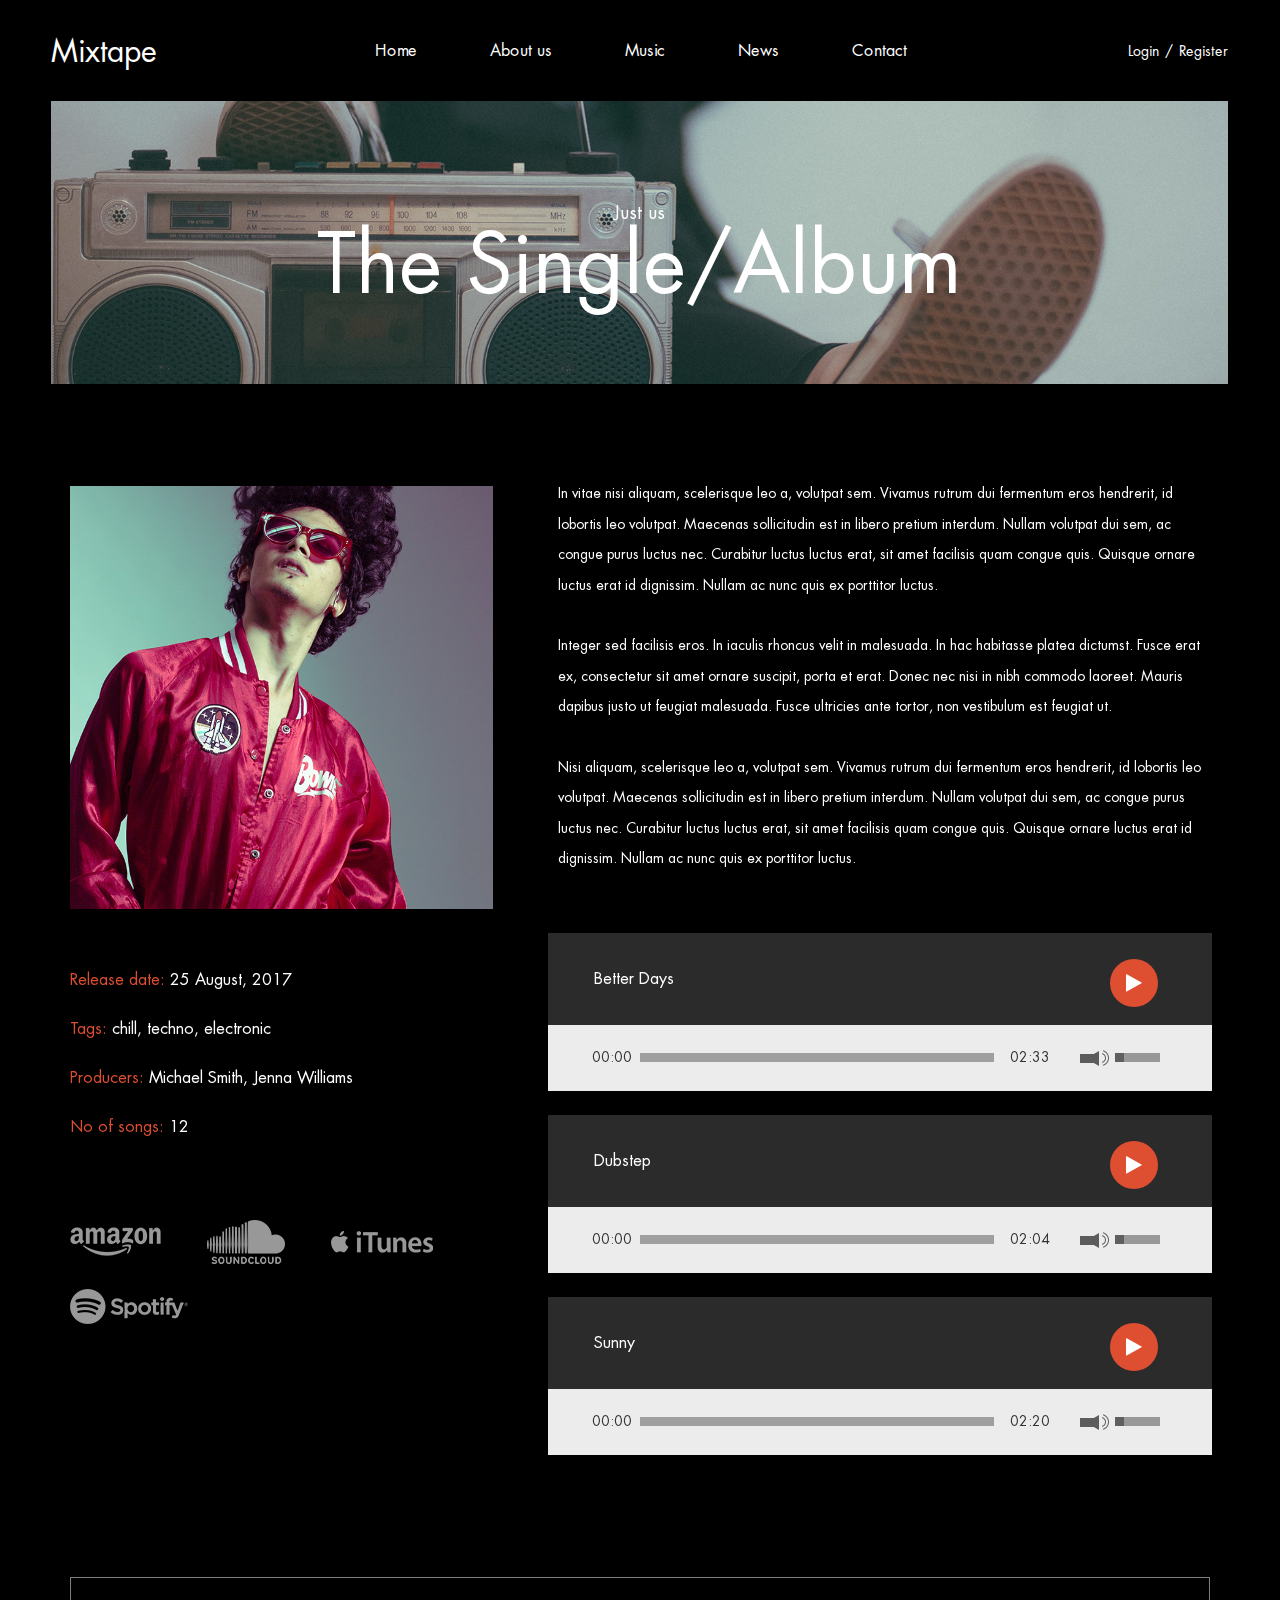
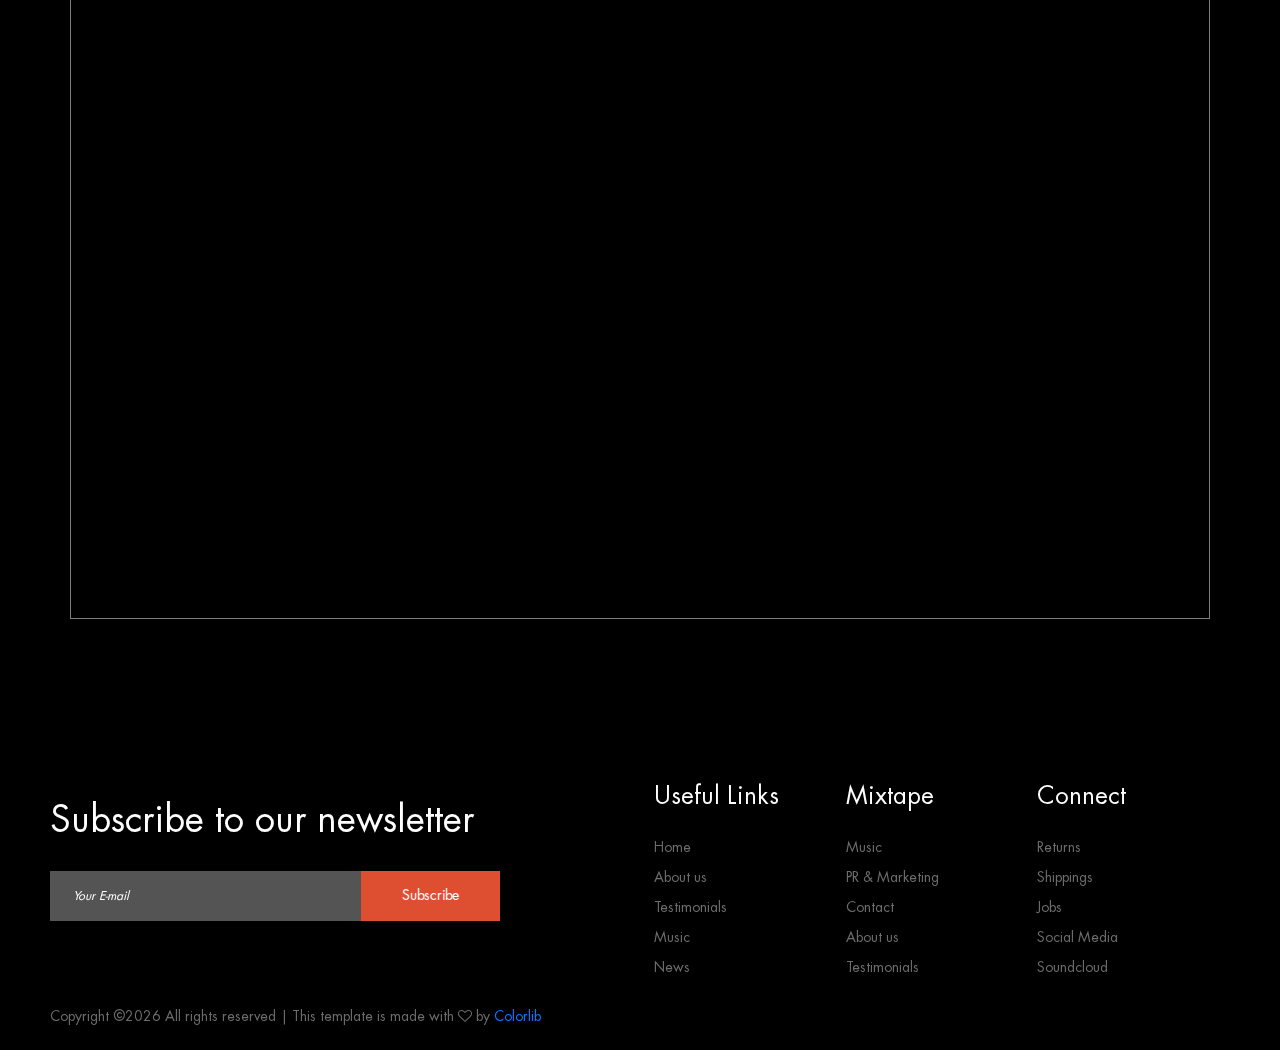
<file: single.html>
<!DOCTYPE html>
<html lang="en">
<head>
<title>Single Album</title>
<meta charset="utf-8">
<meta http-equiv="X-UA-Compatible" content="IE=edge">
<meta name="description" content="Mixtape template project">
<meta name="viewport" content="width=device-width, initial-scale=1">
<link rel="stylesheet" type="text/css" href="styles/bootstrap-4.1.2/bootstrap.min.css">
<link href="plugins/font-awesome-4.7.0/css/font-awesome.min.css" rel="stylesheet" type="text/css">
<link rel="stylesheet" type="text/css" href="plugins/OwlCarousel2-2.2.1/owl.carousel.css">
<link rel="stylesheet" type="text/css" href="plugins/OwlCarousel2-2.2.1/owl.theme.default.css">
<link rel="stylesheet" type="text/css" href="plugins/OwlCarousel2-2.2.1/animate.css">
<link rel="stylesheet" type="text/css" href="styles/single.css">
<link rel="stylesheet" type="text/css" href="styles/single_responsive.css">
</head>
<body>

<div class="super_container">
	
	<!-- Header -->
	<header class="header">
		<div class="header_content d-flex flex-row align-items-center justify-content-center">
			<div class="logo"><a href="#">Mixtape</a></div>
			<div class="log_reg">
				<ul class="d-flex flex-row align-items-start justify-content-start">
					<li><a href="#">Login</a></li>
					<li><a href="#">Register</a></li>
				</ul>
			</div>
			<nav class="main_nav">
				<ul class="d-flex flex-row align-items-start justify-content-start">
					<li><a href="index.html">Home</a></li>
					<li><a href="about.html">About us</a></li>
					<li><a href="music.html">Music</a></li>
					<li><a href="blog.html">News</a></li>
					<li><a href="contact.html">Contact</a></li>
				</ul>
			</nav>
			<div class="hamburger ml-auto">
				<div class="d-flex flex-column align-items-end justify-content-between">
					<div></div>
					<div></div>
					<div></div>
				</div>
			</div>
		</div>
	</header>

	<!-- Menu -->

	<div class="menu">
		<div>
			<div class="menu_overlay"></div>
			<div class="menu_container d-flex flex-column align-items-start justify-content-center">
				<div class="menu_log_reg">
					<ul class="d-flex flex-row align-items-start justify-content-start">
						<li><a href="#">Login</a></li>
						<li><a href="#">Register</a></li>
					</ul>
				</div>
				<nav class="menu_nav">
					<ul class="d-flex flex-column align-items-start justify-content-start">
						<li><a href="index.html">Home</a></li>
						<li><a href="about.html">About us</a></li>
						<li><a href="music.html">Music</a></li>
						<li><a href="blog.html">News</a></li>
						<li><a href="contact.html">Contact</a></li>
					</ul>
				</nav>
			</div>
		</div>
	</div>

	<!-- Home -->

	<div class="home">
		<div class="home_inner">
			<!-- Image artist: https://unsplash.com/@yoannboyer -->
			<div class="parallax_background parallax-window" data-parallax="scroll" data-image-src="images/single.jpg" data-speed="0.8"></div>
			<div class="home_container">
				<div class="home_content text-center">
					<div class="home_subtitle">Just us</div>
					<div class="home_title">The Single/Album</div>
				</div>
			</div>
		</div>
	</div>

	<!-- Single -->

	<div class="single">
		<div class="container">
			<div class="row">
				
				<!-- Single Info -->
				<div class="col-lg-5">
					<div class="single_info">
						<div class="single_image"><img src="images/single_image.jpg" alt=""></div>
						<div class="single_info_list">
							<ul>
								<li><span>Release date: </span>25 August, 2017</li>
								<li><span>Tags: </span>chill, techno, electronic</li>
								<li><span>Producers: </span>Michael Smith, Jenna Williams</li>
								<li><span>No of songs: </span>12</li>
							</ul>
						</div>
						<div class="logo_list d-flex flex-row align-items-center justify-content-start flex-wrap">
							<div><a href="#"><img src="images/logo_1.png" alt=""></a></div>
							<div><a href="#"><img src="images/logo_2.png" alt=""></a></div>
							<div><a href="#"><img src="images/logo_3.png" alt=""></a></div>
							<div><a href="#"><img src="images/logo_4.png" alt=""></a></div>
						</div>
					</div>
				</div>

				<!-- Single Content -->
				<div class="col-lg-7 single_content_col">
					<div class="single_content">
						<div class="single_text">
							<p> In vitae nisi aliquam, scelerisque leo a, volutpat sem. Vivamus rutrum dui fermentum eros hendrerit, id lobortis leo volutpat. Maecenas sollicitudin est in libero pretium interdum. Nullam volutpat dui sem, ac congue purus luctus nec. Curabitur luctus luctus erat, sit amet facilisis quam congue quis. Quisque ornare luctus erat id dignissim. Nullam ac nunc quis ex porttitor luctus.</p>
							<p>Integer sed facilisis eros. In iaculis rhoncus velit in malesuada. In hac habitasse platea dictumst. Fusce erat ex, consectetur sit amet ornare suscipit, porta et erat. Donec nec nisi in nibh commodo laoreet. Mauris dapibus justo ut feugiat malesuada. Fusce ultricies ante tortor, non vestibulum est feugiat ut.</p>
							<p>Nisi aliquam, scelerisque leo a, volutpat sem. Vivamus rutrum dui fermentum eros hendrerit, id lobortis leo volutpat. Maecenas sollicitudin est in libero pretium interdum. Nullam volutpat dui sem, ac congue purus luctus nec. Curabitur luctus luctus erat, sit amet facilisis quam congue quis. Quisque ornare luctus erat id dignissim. Nullam ac nunc quis ex porttitor luctus.</p>
						</div>
						<div class="single_players">
							
							<!-- Single Player -->
							<div class="single_player_container d-flex flex-column align-items-start justify-content-center">
								<div class="single_player">
									<div id="jplayer_1" class="jp-jplayer"></div>
									<div id="jp_container_1" class="jp-audio" role="application" aria-label="media player">
										<div class="jp-type-single">
											<div class="player_details d-flex flex-row align-items-center justify-content-start">
												<div class="jp-details">
													<div>playing</div>
													<div class="jp-title" aria-label="title">&nbsp;</div>
												</div>
												<div class="jp-controls-holder ml-auto">
													<button class="jp-play" tabindex="0"></button>
												</div>
											</div>
											<div class="player_controls">
												<div class="jp-gui jp-interface d-flex flex-row align-items-center justify-content-start">
													<div class="jp-controls-holder time_controls d-flex flex-row align-items-center justify-content-start">
														<div><div class="jp-current-time" role="timer" aria-label="time">&nbsp;</div></div>
														<div class="jp-progress">
															<div class="jp-seek-bar">
																<div class="jp-play-bar"></div>
															</div>
														</div>
														<div><div class="jp-duration ml-auto" role="timer" aria-label="duration">&nbsp;</div></div>
													</div>
													<div class="jp-volume-controls d-flex flex-row align-items-center justify-content-start ml-auto">
														<button class="jp-mute" tabindex="0"></button>
														<div class="jp-volume-bar">
															<div class="jp-volume-bar-value"></div>
														</div>
													</div>
												</div>
											</div>
											<div class="jp-no-solution">
												<span>Update Required</span>
												To play the media you will need to either update your browser to a recent version or update your <a href="http://get.adobe.com/flashplayer/" target="_blank">Flash plugin</a>
											</div>
										</div>
									</div>

								</div>
							</div>

							<!-- Single Player -->
							<div class="single_player_container d-flex flex-column align-items-start justify-content-center">
								<div class="single_player">
									<div id="jplayer_2" class="jp-jplayer"></div>
									<div id="jp_container_2" class="jp-audio" role="application" aria-label="media player">
										<div class="jp-type-single">
											<div class="player_details d-flex flex-row align-items-center justify-content-start">
												<div class="jp-details">
													<div>playing</div>
													<div class="jp-title" aria-label="title">&nbsp;</div>
												</div>
												<div class="jp-controls-holder ml-auto">
													<button class="jp-play" tabindex="0"></button>
												</div>
											</div>
											<div class="player_controls">
												<div class="jp-gui jp-interface d-flex flex-row align-items-center justify-content-start">
													<div class="jp-controls-holder time_controls d-flex flex-row align-items-center justify-content-start">
														<div><div class="jp-current-time" role="timer" aria-label="time">&nbsp;</div></div>
														<div class="jp-progress">
															<div class="jp-seek-bar">
																<div class="jp-play-bar"></div>
															</div>
														</div>
														<div><div class="jp-duration ml-auto" role="timer" aria-label="duration">&nbsp;</div></div>
													</div>
													<div class="jp-volume-controls d-flex flex-row align-items-center justify-content-start ml-auto">
														<button class="jp-mute" tabindex="0"></button>
														<div class="jp-volume-bar">
															<div class="jp-volume-bar-value"></div>
														</div>
													</div>
												</div>
											</div>
											<div class="jp-no-solution">
												<span>Update Required</span>
												To play the media you will need to either update your browser to a recent version or update your <a href="http://get.adobe.com/flashplayer/" target="_blank">Flash plugin</a>
											</div>
										</div>
									</div>

								</div>
							</div>

							<!-- Single Player -->
							<div class="single_player_container d-flex flex-column align-items-start justify-content-center">
								<div class="single_player">
									<div id="jplayer_3" class="jp-jplayer"></div>
									<div id="jp_container_3" class="jp-audio" role="application" aria-label="media player">
										<div class="jp-type-single">
											<div class="player_details d-flex flex-row align-items-center justify-content-start">
												<div class="jp-details">
													<div>playing</div>
													<div class="jp-title" aria-label="title">&nbsp;</div>
												</div>
												<div class="jp-controls-holder ml-auto">
													<button class="jp-play" tabindex="0"></button>
												</div>
											</div>
											<div class="player_controls">
												<div class="jp-gui jp-interface d-flex flex-row align-items-center justify-content-start">
													<div class="jp-controls-holder time_controls d-flex flex-row align-items-center justify-content-start">
														<div><div class="jp-current-time" role="timer" aria-label="time">&nbsp;</div></div>
														<div class="jp-progress">
															<div class="jp-seek-bar">
																<div class="jp-play-bar"></div>
															</div>
														</div>
														<div><div class="jp-duration ml-auto" role="timer" aria-label="duration">&nbsp;</div></div>
													</div>
													<div class="jp-volume-controls d-flex flex-row align-items-center justify-content-start ml-auto">
														<button class="jp-mute" tabindex="0"></button>
														<div class="jp-volume-bar">
															<div class="jp-volume-bar-value"></div>
														</div>
													</div>
												</div>
											</div>
											<div class="jp-no-solution">
												<span>Update Required</span>
												To play the media you will need to either update your browser to a recent version or update your <a href="http://get.adobe.com/flashplayer/" target="_blank">Flash plugin</a>
											</div>
										</div>
									</div>

								</div>
							</div>

						</div>
					</div>
				</div>

			</div>
		</div>
	</div>

	<!-- Video -->

	<div class="video">
		<div class="container">
			<div class="row">
				<div class="col">
					<div class="video_container">
						<iframe width="560" height="315" src="https://www.youtube.com/embed/OsKLytDnKGA?rel=0&amp;showinfo=0" frameborder="0" allow="autoplay; encrypted-media" allowfullscreen></iframe>
					</div>
				</div>
			</div>
		</div>
	</div>

	<!-- Footer -->

	<footer class="footer">
		<div class="footer_container d-flex flex-xl-row flex-column align-items-start justify-content-start">
			<div class="newsletter_container">
				<div class="newsletter_title"><h2>Subscribe to our newsletter</h2></div>
				<form action="#" id="newsletter_form" class="newsletter_form">
					<input type="email" class="newsletter_input" placeholder="Your E-mail" required="required">
					<button class="newsletter_button">Subscribe</button>
				</form>
			</div>
			<div class="footer_lists d-flex flex-sm-row  flex-column align-items-start justify-content-start ml-xl-auto">

				<!-- Useful Links -->
				<div class="footer_list">
					<div class="footer_list_title">Useful Links</div>
					<ul>
						<li><a href="index.html">Home</a></li>
						<li><a href="about.html">About us</a></li>
						<li><a href="#">Testimonials</a></li>
						<li><a href="#">Music</a></li>
						<li><a href="blog.html">News</a></li>
					</ul>
				</div>

				<!-- Mixtape -->
				<div class="footer_list">
					<div class="footer_list_title">Mixtape</div>
					<ul>
						<li><a href="#">Music</a></li>
						<li><a href="#">PR & Marketing</a></li>
						<li><a href="#">Contact</a></li>
						<li><a href="#">About us</a></li>
						<li><a href="#">Testimonials</a></li>
					</ul>
				</div>

				<!-- Connect -->
				<div class="footer_list">
					<div class="footer_list_title">Connect</div>
					<ul>
						<li><a href="#">Returns</a></li>
						<li><a href="#">Shippings</a></li>
						<li><a href="#">Jobs</a></li>
						<li><a href="#">Social Media</a></li>
						<li><a href="#">Soundcloud</a></li>
					</ul>
				</div>

			</div>
		</div>
		<div class="copyright_bar">
			<span><!-- Link back to Colorlib can't be removed. Template is licensed under CC BY 3.0. -->
Copyright &copy;<script>document.write(new Date().getFullYear());</script> All rights reserved | This template is made with <i class="fa fa-heart-o" aria-hidden="true"></i> by <a href="https://colorlib.com" target="_blank">Colorlib</a>
<!-- Link back to Colorlib can't be removed. Template is licensed under CC BY 3.0. -->
</span>
		</div>
	</footer>
</div>

<script src="js/jquery-3.2.1.min.js"></script>
<script src="styles/bootstrap-4.1.2/popper.js"></script>
<script src="styles/bootstrap-4.1.2/bootstrap.min.js"></script>
<script src="plugins/greensock/TweenMax.min.js"></script>
<script src="plugins/greensock/TimelineMax.min.js"></script>
<script src="plugins/scrollmagic/ScrollMagic.min.js"></script>
<script src="plugins/greensock/animation.gsap.min.js"></script>
<script src="plugins/greensock/ScrollToPlugin.min.js"></script>
<script src="plugins/OwlCarousel2-2.2.1/owl.carousel.js"></script>
<script src="plugins/easing/easing.js"></script>
<script src="plugins/progressbar/progressbar.min.js"></script>
<script src="plugins/parallax-js-master/parallax.min.js"></script>
<script src="plugins/jPlayer/jquery.jplayer.min.js"></script>
<script src="plugins/jPlayer/jplayer.playlist.min.js"></script>
<script src="plugins/fit-vids/jquery.fitvids.js"></script>
<script src="js/single.js"></script>
</body>
</html>
</file>
<file: styles/about.css>
@charset "utf-8";
/* CSS Document */

/******************************

[Table of Contents]

1. Fonts
2. Body and some general stuff
3. Header
4. Menu
5. Home
6. Discs
7. Artist
8. Milestones
9. Footer


******************************/

/***********
1. Fonts
***********/

@font-face
{
	font-family: 'Futura';
	src: url('../fonts/FuturaLT-Book.ttf')  format('truetype');
}
@font-face
{
	font-family: 'Futura_Bold';
	src: url('../fonts/FuturaLT-Bold.ttf')  format('truetype');
}

/*********************************
2. Body and some general stuff
*********************************/

*
{
	margin: 0;
	padding: 0;
	-webkit-font-smoothing: antialiased;
	-webkit-text-shadow: rgba(0,0,0,.01) 0 0 1px;
	text-shadow: rgba(0,0,0,.01) 0 0 1px;
}
body
{
	font-family: 'Futura', sans-serif;
	font-size: 14px;
	font-weight: 400;
	background: #000000;
	color: #FFFFFF;
}
div
{
	display: block;
	position: relative;
	-webkit-box-sizing: border-box;
    -moz-box-sizing: border-box;
    box-sizing: border-box;
}
ul
{
	list-style: none;
	margin-bottom: 0px;
}
p
{
	font-family: 'Futura', sans-serif;
	font-size: 14px;
	line-height: 2.18;
	font-weight: 400;
	color: #FFFFFF;
	-webkit-font-smoothing: antialiased;
	-webkit-text-shadow: rgba(0,0,0,.01) 0 0 1px;
	text-shadow: rgba(0,0,0,.01) 0 0 1px;
}
p a
{
	display: inline;
	position: relative;
	color: inherit;
	border-bottom: solid 1px #ffa07f;
	-webkit-transition: all 200ms ease;
	-moz-transition: all 200ms ease;
	-ms-transition: all 200ms ease;
	-o-transition: all 200ms ease;
	transition: all 200ms ease;
}
p:last-of-type
{
	margin-bottom: 0;
}
a
{
	-webkit-transition: all 200ms ease;
	-moz-transition: all 200ms ease;
	-ms-transition: all 200ms ease;
	-o-transition: all 200ms ease;
	transition: all 200ms ease;
}
a, a:hover, a:visited, a:active, a:link
{
	text-decoration: none;
	-webkit-font-smoothing: antialiased;
	-webkit-text-shadow: rgba(0,0,0,.01) 0 0 1px;
	text-shadow: rgba(0,0,0,.01) 0 0 1px;
}
p a:active
{
	position: relative;
	color: #FF6347;
}
p a:hover
{
	color: #FFFFFF;
	background: #ffa07f;
}
p a:hover::after
{
	opacity: 0.2;
}
::selection
{
	background: rgba(255,255,255,0.07);
}
p::selection
{
	
}
h1{font-size: 48px;}
h2{font-size: 36px;}
h3{font-size: 24px;}
h4{font-size: 18px;}
h5{font-size: 14px;}
h1, h2, h3, h4, h5, h6
{
	font-family: 'Futura', sans-serif;
	-webkit-font-smoothing: antialiased;
	-webkit-text-shadow: rgba(0,0,0,.01) 0 0 1px;
	text-shadow: rgba(0,0,0,.01) 0 0 1px;
	line-height: 1.2;
}
h1::selection, 
h2::selection, 
h3::selection, 
h4::selection, 
h5::selection, 
h6::selection
{
	
}
img
{
	max-width: 100%;
}
button:active
{
	outline: none;
}
.form-control
{
	color: #db5246;
}
section
{
	display: block;
	position: relative;
	box-sizing: border-box;
}
.clear
{
	clear: both;
}
.clearfix::before, .clearfix::after
{
	content: "";
	display: table;
}
.clearfix::after
{
	clear: both;
}
.clearfix
{
	zoom: 1;
}
.float_left
{
	float: left;
}
.float_right
{
	float: right;
}
.trans_200
{
	-webkit-transition: all 200ms ease;
	-moz-transition: all 200ms ease;
	-ms-transition: all 200ms ease;
	-o-transition: all 200ms ease;
	transition: all 200ms ease;
}
.trans_300
{
	-webkit-transition: all 300ms ease;
	-moz-transition: all 300ms ease;
	-ms-transition: all 300ms ease;
	-o-transition: all 300ms ease;
	transition: all 300ms ease;
}
.trans_400
{
	-webkit-transition: all 400ms ease;
	-moz-transition: all 400ms ease;
	-ms-transition: all 400ms ease;
	-o-transition: all 400ms ease;
	transition: all 400ms ease;
}
.trans_500
{
	-webkit-transition: all 500ms ease;
	-moz-transition: all 500ms ease;
	-ms-transition: all 500ms ease;
	-o-transition: all 500ms ease;
	transition: all 500ms ease;
}
.fill_height
{
	height: 100%;
}
.super_container
{
	width: 100%;
	overflow: hidden;
}
.prlx_parent
{
	overflow: hidden;
}
.prlx
{
	height: 130% !important;
}
.parallax-window
{
    min-height: 400px;
    background: transparent;
}
.parallax_background
{
	position: absolute;
	top: 0;
	left: 0;
	width: 100%;
	height: 100%;
}
.background_image
{
	position: absolute;
	top: 0;
	left: 0;
	width: 100%;
	height: 100%;
	background-repeat: no-repeat;
	background-size: cover;
	background-position: center center;
}
.nopadding
{
	padding: 0px !important;
}
.section_subtitle
{
	font-size: 18px;
	line-height: 0.75;
}
.section_title
{
	margin-top: 7px;
	margin-left: -2px;
}

/*********************************
3. Header
*********************************/

.header
{
	position: fixed;
	left: 0;
	top: 0;
	width: 100%;
	background: #000000;
	z-index: 100;
	-webkit-transition: all 400ms ease;
	-moz-transition: all 400ms ease;
	-ms-transition: all 400ms ease;
	-o-transition: all 400ms ease;
	transition: all 400ms ease;
}
.header.scrolled
{
	background: rgba(0,0,0,0.85);
}
.header_content
{
	width: 100%;
	height: 101px;
	padding-left: 51px;
	padding-right: 52px;
	-webkit-transition: all 400ms ease;
	-moz-transition: all 400ms ease;
	-ms-transition: all 400ms ease;
	-o-transition: all 400ms ease;
	transition: all 400ms ease;
}
.header.scrolled .header_content
{
	height: 70px;
}
.logo
{
	position: absolute;
	top: 50%;
	-webkit-transform: translateY(-50%);
	-moz-transform: translateY(-50%);
	-ms-transform: translateY(-50%);
	-o-transform: translateY(-50%);
	transform: translateY(-50%);
	left: 51px;
}
.logo a
{
	font-family: 'Futura', sans-serif;
	font-size: 30px;
	color: #FFFFFF;
}
.log_reg
{
	position: absolute;
	top: 50%;
	-webkit-transform: translateY(-50%);
	-moz-transform: translateY(-50%);
	-ms-transform: translateY(-50%);
	-o-transform: translateY(-50%);
	transform: translateY(-50%);
	right: 52px;
}
.log_reg ul li
{
	position: relative;
}
.log_reg ul li:not(:last-child)::after
{
	display: inline-block;
	content: '/';
	font-size: 14px;
	color: #FFFFFF;
	margin-left: 6px;
	margin-right: 6px;
}
.log_reg ul li a
{
	font-size: 14px;
	color: #FFFFFF;
}
.log_reg ul li a:hover
{
	color: #de4f33;
}
.main_nav ul li:not(:last-child)
{
	margin-right: 24px;
}
.main_nav ul li
{
	position: relative;
}
.main_nav ul li a
{
	position: relative;
	font-size: 16px;
	color: #FFFFFF;
	padding-left: 26px;
	padding-right: 23px;
	z-index: 1;
}
.main_nav ul li a::after
{
	display: block;
	position: absolute;
	left: 0;
	bottom: -20px;
	width: 100%;
	height: 17px;
	background: #525252;
	content: '';
	z-index: -1;
	visibility: hidden;
	opacity: 0;
	-webkit-transition: all 400ms ease;
	-moz-transition: all 400ms ease;
	-ms-transition: all 400ms ease;
	-o-transition: all 400ms ease;
	transition: all 400ms ease;
}
.main_nav ul li.active a::after,
.main_nav ul li a:hover::after
{
	bottom: -5px;
	visibility: visible;
	opacity: 1;
}
.hamburger
{
	display: none;
	width: 50px;
	height: 24px;
	cursor: pointer;
	padding: 5px;
	right: -5px;
}
.hamburger > div
{
	width: 100%;
	height: 100%;
}
.hamburger > div > div
{
	height: 2px;
	background: #FFFFFF;
	-webkit-transition: all 400ms ease;
	-moz-transition: all 400ms ease;
	-ms-transition: all 400ms ease;
	-o-transition: all 400ms ease;
	transition: all 400ms ease;
}
.hamburger > div > div:first-child
{
	width: 90%;
}
.hamburger > div > div:nth-child(2)
{
	width: 50%;
}
.hamburger > div > div:nth-child(3)
{
	width: 70%;
}
.hamburger:hover > div > div
{
	width: 100%;
}

/*********************************
4. Menu
*********************************/

.menu
{
	position: fixed;
	top: 0;
	left: 0;
	width: 100vw;
	height: 100vh;
	z-index: 101;
	visibility: hidden;
	opacity: 0;
	-webkit-transition: all 800ms ease;
	-moz-transition: all 800ms ease;
	-ms-transition: all 800ms ease;
	-o-transition: all 800ms ease;
	transition: all 800ms ease;
}
.menu_overlay
{
	position: absolute;
	top: 0;
	left: 0;
	width: 100%;
	height: 100%;
	background: rgba(0,0,0,0.45);
}
.menu.active
{
	visibility: visible;
	opacity: 1;
}
.menu > div
{
	width: 100%;
	height: 100%;
}
.menu_container
{
	position: absolute;
	top: 50%;
	-webkit-transform: translateY(-50%);
	-moz-transform: translateY(-50%);
	-ms-transform: translateY(-50%);
	-o-transform: translateY(-50%);
	transform: translateY(-50%);
	right: -300px;
	width: 300px;
	-webkit-transition: all 1000ms 600ms ease;
	-moz-transition: all 1000ms 600ms ease;
	-ms-transition: all 1000ms 600ms ease;
	-o-transition: all 1000ms 600ms ease;
	transition: all 1000ms 600ms ease;
}
.menu.active .menu_container
{
	right: 0;
}
.menu_log_reg
{
	display: none;
	width: 100%;
	background: #000000;
	padding-left: 40px;
	padding-right: 40px;
	padding-top: 8px;
	padding-bottom: 8px;
	margin-bottom: 5px;
	border-bottom: solid 2px #de4f32;
}
.menu_log_reg a
{
	font-size: 14px;
	color: #FFFFFF;
}
.menu_log_reg a:hover
{
	color: #de4f32;
}
.menu_log_reg ul li
{
	position: relative;
}
.menu_log_reg ul li:not(:last-child)::after
{
	display: inline-block;
	content: '/';
	font-size: 14px;
	color: #FFFFFF;
	margin-left: 6px;
	margin-right: 6px;
}
.menu_nav
{
	width: 100%;
	background: #000000;
	padding-left: 40px;
	padding-right: 40px;
	padding-top: 50px;
	padding-bottom: 50px;
	border-bottom: solid 5px #de4f32;
}
.menu_nav ul li
{
	position: relative;
}
.menu_nav ul li a:hover::before
{
	left: 100%;
}
.menu_nav ul li:not(:last-of-type)
{
	margin-bottom: 5px;
}
.menu_nav ul li a
{
	display: block;
	position: relative;
	font-size: 20px;
	color: #FFFFFF;
	overflow: hidden;
}
.menu_nav ul li a::before
{
	display: block;
	position: absolute;
	top: 50%;
	left: -100%;
	width: 100%;
	height: 2px;
	background: #FFFFFF;
	content: '';
	-webkit-transition: all 400ms 200ms ease;
	-moz-transition: all 400ms 200ms ease;
	-ms-transition: all 400ms 200ms ease;
	-o-transition: all 400ms 200ms ease;
	transition: all 400ms 200ms ease;
}
.menu_nav ul li a:hover
{
	color: #de4f32;
}

/*********************************
5. Home
*********************************/

.home
{
	width: 100%;
	height: 384px;
	padding-left: 51px;
	padding-right: 52px;
}
.home_inner
{
	width: 100%;
	height: 100%;
}
.home_container
{
	position: absolute;
	left: 50%;
	-webkit-transform: translateX(-50%);
	-moz-transform: translateX(-50%);
	-ms-transform: translateX(-50%);
	-o-transform: translateX(-50%);
	transform: translateX(-50%);
	bottom: 89px;
}
.home_subtitle
{
	font-size: 18px;
	line-height: 0.75;
}
.home_title
{
	font-size: 82px;
	line-height: 0.75;
	margin-top: 14px;
}

/*********************************
6. Discs
*********************************/

.discs
{
	background: #000000;
	padding-top: 105px;
	padding-bottom: 78px;
}
.discs_row > div[class^='col']
{
	margin-bottom: 30px;
}
.disc a
{
	display: block;
	position: relative;
	overflow: hidden;
}
.disc a::before
{
	display: block;
	position: absolute;
	top: -100%;
	left: -200%;
	transform-origin: right center;
	-webkit-transform: rotate(45deg);
	-moz-transform: rotate(45deg);
	-ms-transform: rotate(45deg);
	-o-transform: rotate(45deg);
	transform: rotate(45deg);
	background: rgba(222,79,50,0.7);
	width: 200%;
	height: 200%;
	z-index: 1;
	content: '';
	-webkit-transition: all 600ms ease;
	-moz-transition: all 600ms ease;
	-ms-transition: all 600ms ease;
	-o-transition: all 600ms ease;
	transition: all 600ms ease;
}
.disc:hover a::before
{
	-webkit-transform: translate(60%, 60%) rotate(45deg);
	-moz-transform: translate(60%, 60%) rotate(45deg);
	-ms-transform: translate(60%, 60%) rotate(45deg);
	-o-transform: translate(60%, 60%) rotate(45deg);
	transform: translate(60%, 60%) rotate(45deg);
}
.disc_image
{
	width: 100%;
}
.disc_container
{
	position: absolute;
	top: 0;
	left: 0;
	width: 100%;
	height: 100%;
	z-index: 2;
}
.disc_container > div
{
	width: 100%;
	height: 100%;
}
.disc_content_1,
.disc_content_3
{
	position: absolute;
	left: 48px;
	bottom: 38px;
}
.disc_title
{
	font-family: 'Futura_Bold', sans-serif;
}
.disc_content_1 .disc_title
{
	font-size: 36px;
	color: #FFFFFF;
}
.disc_content_1 .disc_subtitle
{
	font-size: 18px;
	line-height: 1.2;
	margin-top: -4px;
	color: #FFFFFF;
}
.disc_content_2
{
	position: absolute;
	left: 50%;
	-webkit-transform: translateX(-50%);
	-moz-transform: translateX(-50%);
	-ms-transform: translateX(-50%);
	-o-transform: translateX(-50%);
	transform: translateX(-50%);
	bottom: 27px;
	width: 246px;
	/*height: 149px;*/
	padding-top: 39px;
	padding-bottom: 45px;
	background: rgba(0,0,0,0.48);
}
.disc_content_2 .disc_title
{
	font-family: 'Futura_Bold', sans-serif;
	font-size: 36px;
	color: #FFFFFF;
	line-height: 1.2;
}
.disc_content_2 .disc_subtitle
{
	font-size: 12px;
	text-transform: uppercase;
	letter-spacing: 0.2em;
	color: #FFFFFF;
	line-height: 1.2;
	margin-top: 8px;
}
.disc_content_3 .disc_title
{
	font-size: 24px;
	color: #FFFFFF;
	line-height: 1.2;
}
.disc_content_3 .disc_subtitle
{
	font-size: 12px;
	color: #FFFFFF;
	line-height: 1.2;
	margin-top: 5px;
}
.disc_content_4
{
	position: absolute;
	top: 10px;
	right: 10px;
	height: calc(100% - 18px);
	padding-right: 12px;
	padding-bottom: 11px;
	padding-left: 28px;
	background: rgba(0,0,0,0.54);
}
.disc_content_4 .disc_title
{
	font-size: 18px;
	color: #FFFFFF;
	line-height: 1.2;
}
.disc_content_4 .disc_subtitle
{
	font-size: 36px;
	color: #FFFFFF;
	margin-left: -5px;
	line-height: 1.2;
	margin-top: 3px;
}
.disc_content_5
{
	position: absolute;
	left: 100%;
	top: 0;
	transform-origin: top left;
	transform: rotate(90deg);
}
.disc_content_5 .disc_title
{
	font-size: 81px;
	color: #FFFFFF;
	line-height: 1.2;
}
.disc_content_6
{
	position: absolute;
	top: 38px;
	right: 29px;
}
.disc_content_6 .disc_title
{
	font-size: 36px;
	line-height: 1.2;
	color: #FFFFFF;
}
.disc_content_6 .disc_subtitle
{
	font-size: 18px;
	color: #FFFFFF;
	line-height: 1.2;
	margin-top: 2px;
}

/*********************************
7. Artist
*********************************/

.artist
{
	padding-top: 182px;
	padding-bottom: 134px;
}
.artist_text
{
	margin-top: 39px;
}
.artist_text p:not(:last-child)
{
	margin-bottom: 30px;
}
.artist_sig
{
	margin-top: 51px;
	margin-left: 26px;
}
.single_player_container
{
	width: calc(100% + 12px);
	background: #FFFFFF;
	left: -10px;
	margin-top: 62px;
}
.single_player
{
	width: 100%;
}
.jp-type-single .player_details
{
	margin-top: 0;
	padding-left: 46px;
	padding-right: 54px;
}
.jp-type-single .player_controls .jp-interface
{
	padding-left: 44px;
	padding-right: 52px;
}
.jp-type-single .jp-play
{
	-webkit-transform: translateY(7px);
	-moz-transform: translateY(7px);
	-ms-transform: translateY(7px);
	-o-transform: translateY(7px);
	transform: translateY(7px);
}
.jp-audio
{
	width: 100%;
}
.song_duration
{
	margin-left: auto;
}
.song_duration
{
	font-family: 'Futura', sans-serif !important;
	font-size: 16px !important;
	color: rgba(255,255,255,0.5) !important;
	line-height: 38px;
	outline: none !important;
}
.jp-details
{
	display: block !important;
}
.player_details
{
	width: 100%;
	height: 92px;
	background: #FFFFFF;
	margin-top: 27px;
	padding-left: 25px;
	padding-right: 22px;
}
.jp-details > div
{
	font-size: 12px;
	color: rgba(51,50,50,0.5);
	text-transform: uppercase;
}
.jp-details > div:first-child
{
	display: none;
}
.jp-state-playing .jp-details > div:first-child
{
	display: block;
}
.jp-type-single .jp-state-playing .jp-details .jp-title
{
	display: block;
}
.jp-title
{
	font-size: 16px !important;
	color: #333232 !important;
	text-transform: none !important;
}
.jp-play
{
	position: relative;
	width: 48px;
	height: 48px;
	border-radius: 50%;
	background: #de4f32;
	border: none;
	cursor: pointer;
	text-align: center;
	outline: none !important;
}
.jp-play::after
{
	display: block;
	position: absolute;
	top: 50%;
	left: 50%;
	-webkit-transform: translate(-50%, -50%);
	-moz-transform: translate(-50%, -50%);
	-ms-transform: translate(-50%, -50%);
	-o-transform: translate(-50%, -50%);
	transform: translate(-50%, -50%);
	font-family: 'FontAwesome';
	font-size: 20px;
	color: #FFFFFF;
	content: '\f04b';
}
.jp-state-playing .jp-play::after
{
	content: '\f04c';
}
.jp-play:active
{
	width: 46px;
	height: 46px;
}
.player_controls
{
	width: 100%;
	background: #ececec;
}
.player_controls .jp-interface
{
	width: 100%;
	height: 56px;
	padding-left: 23px;
	padding-right: 20px;
}
.jp-volume-controls
{
	width: 80px;
}
.jp-volume-bar
{
	width: 45px;
	height: 9px;
	background: #989898;
	cursor: pointer;
}
.jp-volume-bar-value
{
	height: 9px;
	background: #5f5f5f;
}
.jp-mute
{
	position: relative;
	width: 29px;
	height: 16px;
	background: transparent;
	border: none;
	outline: none;
	margin-right: 6px;
	cursor: pointer;
}
.jp-state-muted .jp-mute::after
{
	content: url(../images/mute_0.png);
}
.jp-mute:active
{
	outline: none;
}
.jp-mute::after
{
	display: block;
	position: absolute;
	top: 0;
	left: 0;
	width: 100%;
	height: 100%;
	content: url(../images/mute_1.png);
}
.time_controls
{
	width: calc(100% - 110px);
}
.jp-progress
{
	width: 100%;
	height: 9px;
	background: #9f9f9f;
}
.jp-current-time
{
	width: 48px;
}
.jp-current-time,
.jp-duration
{
	font-size: 14px;
	color: #333232 !important;
}
.jp-duration
{
	width: 56px;
	text-align: right;
}
.jp-progress
{
	cursor: pointer;
}
.jp-play-bar
{
	height: 9px;
	background: #5f5f5f;
}

/*********************************
8. Milestones
*********************************/

.milestones
{
	padding-top: 108px;
	padding-left: 50px;
	padding-right: 52px;
}
.milestones_container
{
	padding-top: 180px;
	padding-bottom: 107px;
}
.milestone_col
{
	margin-bottom: 80px;
}
.milestone_icon
{
	width: 48px;
	height: 48px;
}
.milestone_icon img
{
	max-width: 100%;
}
.milestone_content
{
	padding-left: 26px;
}
.milestone_counter
{
	font-size: 60px;
	color: #FFFFFF;
	line-height: 0.75;
}
.milestone_text
{
	font-size: 14px;
	color: #FFFFFF;
	line-height: 0.75;
	margin-top: 24px;
}

/*********************************
9. Footer
*********************************/

.footer
{
	background: #000000;
	padding-left: 50px;
	padding-right: 51px;
}
.newsletter_container
{
	width: 604px;
	padding-top: 103px;
}
.newsletter_title
{

}
.newsletter_form
{
	display: block;
	position: relative;
	width: 100%;
	margin-top: 30px;
}
.newsletter_input
{
	width: 100%;
	height: 50px;
	background: #545454;
	border: none;
	outline: none;
	padding-left: 23px;
}
.newsletter_input::-webkit-input-placeholder
{
	font-size: 12px !important;
	font-style: italic;
	color: #FFFFFF !important;
}
.newsletter_input:-moz-placeholder
{
	font-size: 12px !important;
	font-style: italic;
	color: #FFFFFF !important;
}
.newsletter_input::-moz-placeholder
{
	font-size: 12px !important;
	font-style: italic;
	color: #FFFFFF !important;
} 
.newsletter_input:-ms-input-placeholder
{ 
	font-size: 12px !important;
	font-style: italic;
	color: #FFFFFF !important;
}
.newsletter_input::input-placeholder
{
	font-size: 12px !important;
	font-style: italic;
	color: #FFFFFF !important;
}
.newsletter_button
{
	position: absolute;
	top: 0;
	right: 0;
	width: 139px;
	height: 50px;
	background: #de4f32;
	border: none;
	outline: none;
	cursor: pointer;
	color: #FFFFFF;
	font-size: 14px;
}
.footer_lists
{
	width: 575px;
	padding-top: 83px;
	padding-bottom: 5px;
}
.footer_list
{
	width: calc(100% / 3);
}
.footer_list_title
{
	font-size: 24px;
}
.footer_list ul
{
	margin-top: 23px;
}
.footer_list ul li:not(:last-of-type)
{
	margin-bottom: 9px;
}
.footer_list ul li a
{
	font-size: 14px;
	color: #6d6d6d;
}
.footer_list ul li a:hover
{
	color: #FFFFFF;
}
.copyright_bar
{
	width: 100%;
	height: 67px;
	background: #000000;
}
.copyright_bar span
{
	font-size: 14px;
	color: #6d6d6d;
	line-height: 67px;
}
</file>
<file: styles/about_responsive.css>
@charset "utf-8";
/* CSS Document */

/******************************

[Table of Contents]

1. 1600px
2. 1440px
3. 1280px
4. 1199px
5. 1024px
6. 991px
7. 959px
8. 880px
9. 768px
10. 767px
11. 539px
12. 479px
13. 400px

******************************/

/************
1. 1600px
************/

@media only screen and (max-width: 1600px)
{
	
}

/************
2. 1440px
************/

@media only screen and (max-width: 1440px)
{
	
}

/************
3. 1380px
************/

@media only screen and (max-width: 1380px)
{
	.newsletter_container
	{
		width: 450px;
	}
	.footer_lists
	{
		width: 575px;
	}
}

/************
3. 1280px
************/

@media only screen and (max-width: 1280px)
{
	
}

/************
4. 1199px
************/

@media only screen and (max-width: 1199px)
{
	.milestone
	{
		padding-left: 100px;
	}
	.footer_lists
	{
		width: 667px;
	}
	.copyright_bar
	{
		margin-top: 60px;
	}
	.newsletter_container
	{
		width: 667px;
	}
}

/************
4. 1100px
************/

@media only screen and (max-width: 1100px)
{
	
}

/************
5. 1024px
************/

@media only screen and (max-width: 1024px)
{
	
}

/************
6. 991px
************/

@media only screen and (max-width: 991px)
{
	.main_nav
	{
		display: none;
	}
	.log_reg
	{
		right: 120px;
	}
	.hamburger
	{
		display: block;
	}
	.disc_content_5 .disc_title
	{
		font-size: 75px;
	}
	.single_player_container
	{
		width: 100%;
		left: auto;
	}
	.milestone
	{
		padding-left: 50px;
	}
}

/************
7. 959px
************/

@media only screen and (max-width: 959px)
{
	
}

/************
8. 880px
************/

@media only screen and (max-width: 880px)
{
	
}

/************
9. 768px
************/

@media only screen and (max-width: 768px)
{
	
}

/************
10. 767px
************/

@media only screen and (max-width: 767px)
{
	.home_title
	{
		font-size: 56px;
	}
	.milestone
	{
		padding-left: 0px;
	}
	.footer_lists
	{
		width: 100%;
	}
	.newsletter_container
	{
		width: 100%;
	}
}

/************
11. 575px
************/

@media only screen and (max-width: 575px)
{
	h1
	{
		font-size: 36px;
	}
	.home
	{
		height: 345px;
		padding-left: 15px;
		padding-right: 15px;
	}
	.header_content
	{
		padding-left: 15px;
		padding-right: 15px;
	}
	.logo
	{
		left: 15px;
	}
	.home_container
	{
		bottom: 71px;
	}
	.home_title
	{
		font-size: 36px;
	}
	.log_reg
	{
		display: none;
	}
	.menu_log_reg
	{
		display: block;
	}
	.artist
	{
		padding-top: 142px;
	}
	.song_duration
	{
		font-size: 14px !important;
	}
	.single_player_container
	{
		width: 100%;
		left: auto;
	}
	.jp-type-single .player_details
	{
		padding-left: 20px;
		padding-right: 22px;
	}
	.jp-type-single .player_controls .jp-interface
	{
		padding-left: 20px;
		padding-right: 22px;
	}
	.milestones
	{
		padding-left: 15px;
		padding-right: 15px;
	}
	.milestone_counter
	{
		font-size: 48px;
	}
	.footer
	{
		padding-left: 15px;
		padding-right: 15px;
	}
	.extra_title h1
	{
		font-size: 36px;
	}
	.newsletter_input
	{
		height: 40px;
	}
	.newsletter_button
	{
		width: 109px;
		height: 40px;
	}
	.newsletter_title h2
	{
		font-size: 24px;
	}
	.footer_list
	{
		width: 100%;
	}
	.footer_list:not(:last-child)
	{
		margin-bottom: 60px;
	}
}

/************
11. 539px
************/

@media only screen and (max-width: 539px)
{
	
}

/************
12. 480px
************/

@media only screen and (max-width: 480px)
{
	
}

/************
13. 479px
************/

@media only screen and (max-width: 479px)
{
	
}

/************
14. 400px
************/

@media only screen and (max-width: 400px)
{
	
}
</file>
<file: styles/blog.css>
@charset "utf-8";
/* CSS Document */

/******************************

[Table of Contents]

1. Fonts
2. Body and some general stuff
3. Header
4. Menu
5. Home
6. Blog
7. Sidebar
8. Footer


******************************/

/***********
1. Fonts
***********/

@font-face
{
	font-family: 'Futura';
	src: url('../fonts/FuturaLT-Book.ttf')  format('truetype');
}
@font-face
{
	font-family: 'Futura_Bold';
	src: url('../fonts/FuturaLT-Bold.ttf')  format('truetype');
}

/*********************************
2. Body and some general stuff
*********************************/

*
{
	margin: 0;
	padding: 0;
	-webkit-font-smoothing: antialiased;
	-webkit-text-shadow: rgba(0,0,0,.01) 0 0 1px;
	text-shadow: rgba(0,0,0,.01) 0 0 1px;
}
body
{
	font-family: 'Futura', sans-serif;
	font-size: 14px;
	font-weight: 400;
	background: #000000;
	color: #FFFFFF;
}
div
{
	display: block;
	position: relative;
	-webkit-box-sizing: border-box;
    -moz-box-sizing: border-box;
    box-sizing: border-box;
}
ul
{
	list-style: none;
	margin-bottom: 0px;
}
p
{
	font-family: 'Futura', sans-serif;
	font-size: 14px;
	line-height: 2.18;
	font-weight: 400;
	color: #FFFFFF;
	-webkit-font-smoothing: antialiased;
	-webkit-text-shadow: rgba(0,0,0,.01) 0 0 1px;
	text-shadow: rgba(0,0,0,.01) 0 0 1px;
}
p a
{
	display: inline;
	position: relative;
	color: inherit;
	border-bottom: solid 1px #ffa07f;
	-webkit-transition: all 200ms ease;
	-moz-transition: all 200ms ease;
	-ms-transition: all 200ms ease;
	-o-transition: all 200ms ease;
	transition: all 200ms ease;
}
p:last-of-type
{
	margin-bottom: 0;
}
a
{
	-webkit-transition: all 200ms ease;
	-moz-transition: all 200ms ease;
	-ms-transition: all 200ms ease;
	-o-transition: all 200ms ease;
	transition: all 200ms ease;
}
a, a:hover, a:visited, a:active, a:link
{
	text-decoration: none;
	-webkit-font-smoothing: antialiased;
	-webkit-text-shadow: rgba(0,0,0,.01) 0 0 1px;
	text-shadow: rgba(0,0,0,.01) 0 0 1px;
}
p a:active
{
	position: relative;
	color: #FF6347;
}
p a:hover
{
	color: #FFFFFF;
	background: #ffa07f;
}
p a:hover::after
{
	opacity: 0.2;
}
::selection
{
	background: rgba(255,255,255,0.07);
}
p::selection
{
	
}
h1{font-size: 48px;}
h2{font-size: 36px;}
h3{font-size: 24px;}
h4{font-size: 18px;}
h5{font-size: 14px;}
h1, h2, h3, h4, h5, h6
{
	font-family: 'Futura', sans-serif;
	-webkit-font-smoothing: antialiased;
	-webkit-text-shadow: rgba(0,0,0,.01) 0 0 1px;
	text-shadow: rgba(0,0,0,.01) 0 0 1px;
	line-height: 1.2;
}
h1::selection, 
h2::selection, 
h3::selection, 
h4::selection, 
h5::selection, 
h6::selection
{
	
}
img
{
	max-width: 100%;
}
button:active
{
	outline: none;
}
.form-control
{
	color: #db5246;
}
section
{
	display: block;
	position: relative;
	box-sizing: border-box;
}
.clear
{
	clear: both;
}
.clearfix::before, .clearfix::after
{
	content: "";
	display: table;
}
.clearfix::after
{
	clear: both;
}
.clearfix
{
	zoom: 1;
}
.float_left
{
	float: left;
}
.float_right
{
	float: right;
}
.trans_200
{
	-webkit-transition: all 200ms ease;
	-moz-transition: all 200ms ease;
	-ms-transition: all 200ms ease;
	-o-transition: all 200ms ease;
	transition: all 200ms ease;
}
.trans_300
{
	-webkit-transition: all 300ms ease;
	-moz-transition: all 300ms ease;
	-ms-transition: all 300ms ease;
	-o-transition: all 300ms ease;
	transition: all 300ms ease;
}
.trans_400
{
	-webkit-transition: all 400ms ease;
	-moz-transition: all 400ms ease;
	-ms-transition: all 400ms ease;
	-o-transition: all 400ms ease;
	transition: all 400ms ease;
}
.trans_500
{
	-webkit-transition: all 500ms ease;
	-moz-transition: all 500ms ease;
	-ms-transition: all 500ms ease;
	-o-transition: all 500ms ease;
	transition: all 500ms ease;
}
.fill_height
{
	height: 100%;
}
.super_container
{
	width: 100%;
	overflow: hidden;
}
.prlx_parent
{
	overflow: hidden;
}
.prlx
{
	height: 130% !important;
}
.parallax-window
{
    min-height: 400px;
    background: transparent;
}
.parallax_background
{
	position: absolute;
	top: 0;
	left: 0;
	width: 100%;
	height: 100%;
}
.background_image
{
	position: absolute;
	top: 0;
	left: 0;
	width: 100%;
	height: 100%;
	background-repeat: no-repeat;
	background-size: cover;
	background-position: center center;
}
.nopadding
{
	padding: 0px !important;
}
.section_subtitle
{
	font-size: 18px;
	line-height: 0.75;
}
.section_title
{
	margin-top: 7px;
	margin-left: -2px;
}

/*********************************
3. Header
*********************************/

.header
{
	position: fixed;
	left: 0;
	top: 0;
	width: 100%;
	background: #000000;
	z-index: 100;
	-webkit-transition: all 400ms ease;
	-moz-transition: all 400ms ease;
	-ms-transition: all 400ms ease;
	-o-transition: all 400ms ease;
	transition: all 400ms ease;
}
.header.scrolled
{
	background: rgba(0,0,0,0.85);
}
.header_content
{
	width: 100%;
	height: 101px;
	padding-left: 51px;
	padding-right: 52px;
	-webkit-transition: all 400ms ease;
	-moz-transition: all 400ms ease;
	-ms-transition: all 400ms ease;
	-o-transition: all 400ms ease;
	transition: all 400ms ease;
}
.header.scrolled .header_content
{
	height: 70px;
}
.logo
{
	position: absolute;
	top: 50%;
	-webkit-transform: translateY(-50%);
	-moz-transform: translateY(-50%);
	-ms-transform: translateY(-50%);
	-o-transform: translateY(-50%);
	transform: translateY(-50%);
	left: 51px;
}
.logo a
{
	font-family: 'Futura', sans-serif;
	font-size: 30px;
	color: #FFFFFF;
}
.log_reg
{
	position: absolute;
	top: 50%;
	-webkit-transform: translateY(-50%);
	-moz-transform: translateY(-50%);
	-ms-transform: translateY(-50%);
	-o-transform: translateY(-50%);
	transform: translateY(-50%);
	right: 52px;
}
.log_reg ul li
{
	position: relative;
}
.log_reg ul li:not(:last-child)::after
{
	display: inline-block;
	content: '/';
	font-size: 14px;
	color: #FFFFFF;
	margin-left: 6px;
	margin-right: 6px;
}
.log_reg ul li a
{
	font-size: 14px;
	color: #FFFFFF;
}
.log_reg ul li a:hover
{
	color: #de4f33;
}
.main_nav ul li:not(:last-child)
{
	margin-right: 24px;
}
.main_nav ul li
{
	position: relative;
}
.main_nav ul li a
{
	position: relative;
	font-size: 16px;
	color: #FFFFFF;
	padding-left: 26px;
	padding-right: 23px;
	z-index: 1;
}
.main_nav ul li a::after
{
	display: block;
	position: absolute;
	left: 0;
	bottom: -20px;
	width: 100%;
	height: 17px;
	background: #525252;
	content: '';
	z-index: -1;
	visibility: hidden;
	opacity: 0;
	-webkit-transition: all 400ms ease;
	-moz-transition: all 400ms ease;
	-ms-transition: all 400ms ease;
	-o-transition: all 400ms ease;
	transition: all 400ms ease;
}
.main_nav ul li.active a::after,
.main_nav ul li a:hover::after
{
	bottom: -5px;
	visibility: visible;
	opacity: 1;
}
.hamburger
{
	display: none;
	width: 50px;
	height: 24px;
	cursor: pointer;
	padding: 5px;
	right: -5px;
}
.hamburger > div
{
	width: 100%;
	height: 100%;
}
.hamburger > div > div
{
	height: 2px;
	background: #FFFFFF;
	-webkit-transition: all 400ms ease;
	-moz-transition: all 400ms ease;
	-ms-transition: all 400ms ease;
	-o-transition: all 400ms ease;
	transition: all 400ms ease;
}
.hamburger > div > div:first-child
{
	width: 90%;
}
.hamburger > div > div:nth-child(2)
{
	width: 50%;
}
.hamburger > div > div:nth-child(3)
{
	width: 70%;
}
.hamburger:hover > div > div
{
	width: 100%;
}

/*********************************
4. Menu
*********************************/

.menu
{
	position: fixed;
	top: 0;
	left: 0;
	width: 100vw;
	height: 100vh;
	z-index: 101;
	visibility: hidden;
	opacity: 0;
	-webkit-transition: all 800ms ease;
	-moz-transition: all 800ms ease;
	-ms-transition: all 800ms ease;
	-o-transition: all 800ms ease;
	transition: all 800ms ease;
}
.menu_overlay
{
	position: absolute;
	top: 0;
	left: 0;
	width: 100%;
	height: 100%;
	background: rgba(0,0,0,0.45);
}
.menu.active
{
	visibility: visible;
	opacity: 1;
}
.menu > div
{
	width: 100%;
	height: 100%;
}
.menu_container
{
	position: absolute;
	top: 50%;
	-webkit-transform: translateY(-50%);
	-moz-transform: translateY(-50%);
	-ms-transform: translateY(-50%);
	-o-transform: translateY(-50%);
	transform: translateY(-50%);
	right: -300px;
	width: 300px;
	-webkit-transition: all 1000ms 600ms ease;
	-moz-transition: all 1000ms 600ms ease;
	-ms-transition: all 1000ms 600ms ease;
	-o-transition: all 1000ms 600ms ease;
	transition: all 1000ms 600ms ease;
}
.menu.active .menu_container
{
	right: 0;
}
.menu_log_reg
{
	display: none;
	width: 100%;
	background: #000000;
	padding-left: 40px;
	padding-right: 40px;
	padding-top: 8px;
	padding-bottom: 8px;
	margin-bottom: 5px;
	border-bottom: solid 2px #de4f32;
}
.menu_log_reg a
{
	font-size: 14px;
	color: #FFFFFF;
}
.menu_log_reg a:hover
{
	color: #de4f32;
}
.menu_log_reg ul li
{
	position: relative;
}
.menu_log_reg ul li:not(:last-child)::after
{
	display: inline-block;
	content: '/';
	font-size: 14px;
	color: #FFFFFF;
	margin-left: 6px;
	margin-right: 6px;
}
.menu_nav
{
	width: 100%;
	background: #000000;
	padding-left: 40px;
	padding-right: 40px;
	padding-top: 50px;
	padding-bottom: 50px;
	border-bottom: solid 5px #de4f32;
}
.menu_nav ul li
{
	position: relative;
}
.menu_nav ul li a:hover::before
{
	left: 100%;
}
.menu_nav ul li:not(:last-of-type)
{
	margin-bottom: 5px;
}
.menu_nav ul li a
{
	display: block;
	position: relative;
	font-size: 20px;
	color: #FFFFFF;
	overflow: hidden;
}
.menu_nav ul li a::before
{
	display: block;
	position: absolute;
	top: 50%;
	left: -100%;
	width: 100%;
	height: 2px;
	background: #FFFFFF;
	content: '';
	-webkit-transition: all 400ms 200ms ease;
	-moz-transition: all 400ms 200ms ease;
	-ms-transition: all 400ms 200ms ease;
	-o-transition: all 400ms 200ms ease;
	transition: all 400ms 200ms ease;
}
.menu_nav ul li a:hover
{
	color: #de4f32;
}

/*********************************
5. Home
*********************************/

.home
{
	width: 100%;
	height: 384px;
	padding-left: 51px;
	padding-right: 52px;
}
.home_inner
{
	width: 100%;
	height: 100%;
}
.home_container
{
	position: absolute;
	left: 50%;
	-webkit-transform: translateX(-50%);
	-moz-transform: translateX(-50%);
	-ms-transform: translateX(-50%);
	-o-transform: translateX(-50%);
	transform: translateX(-50%);
	bottom: 89px;
}
.home_subtitle
{
	font-size: 18px;
	line-height: 0.75;
}
.home_title
{
	font-size: 82px;
	line-height: 0.75;
	margin-top: 14px;
	white-space: nowrap;
}

/*********************************
6. Blog
*********************************/

.blog
{
	background: #000000;
	padding-top: 102px;
	padding-bottom: 26px;
}
.blog_posts
{

}
.blog_post:not(:last-child)
{
	margin-bottom: 76px;
}
.blog_post_date
{
	position: absolute;
	top: 0;
	left: -78px;
	width: 78px;
	height: 134px;
	background: #de4f32;
	z-index: 1;
}
.blog_post_audio .blog_post_date
{
	position: relative;
	left: auto;
}
.blog_post_date > div:first-child
{
	font-size: 18px;
}
.blog_post_date > div:nth-child(2)
{
	font-size: 26px;
}
.blog_post_date > div:nth-child(3)
{
	font-size: 12px;
}
.blog_post_title
{
	margin-top: 78px;
}
.blog_post_title h2 a
{
	color: #FFFFFF;
}
.blog_post_title h2 a:hover
{
	color: #de4f32;
}
.blog_post_info
{
	margin-top: -2px;
}
.blog_post_info ul li:not(:last-of-type)::after
{
	content: '|';
	margin-left: 9px;
	margin-right: 9px;
	font-size: 14px;
	color: #de4f32;
}
.blog_post_info ul li,
.blog_post_info ul li a
{
	font-size: 14px;
	color: #de4f32;
}
.blog_post_info ul li a:hover
{
	color: #FFFFFF;
}
.blog_post_text
{
	margin-top: 35px;
}
.load_more
{
	margin-top: 65px;
}
.button
{
	width: 161px;
	height: 46px;
	background: #de4f32;
	text-align: center;
}
.button a
{
	display: block;
	width: 100%;
	height: 100%;
	line-height: 46px;
	font-size: 14px;
	color: #FFFFFF;
}
.single_player_container
{
	width: 100%;
	background: #FFFFFF;
}
.single_player_container:not(:last-child)
{
	margin-bottom: 24px;
}
.single_player
{
	width: 100%;
}
.jp-type-single .player_details
{
	margin-top: 0;
	padding-left: 46px;
	padding-right: 54px;
}
.jp-type-single .player_controls .jp-interface
{
	padding-left: 44px;
	padding-right: 52px;
}
.jp-type-single .jp-play
{
	-webkit-transform: translateY(7px);
	-moz-transform: translateY(7px);
	-ms-transform: translateY(7px);
	-o-transform: translateY(7px);
	transform: translateY(7px);
}
.jp-audio
{
	width: 100%;
}
.song_duration
{
	margin-left: auto;
}
.song_duration
{
	font-family: 'Futura', sans-serif !important;
	font-size: 16px !important;
	color: rgba(255,255,255,0.5) !important;
	line-height: 38px;
	outline: none !important;
}
.jp-details
{
	display: block !important;
}
.player_details
{
	width: 100%;
	height: 92px;
	background: #2b2b2b;
}
.jp-details > div
{
	font-size: 12px;
	color: rgba(255,255,255,0.5);
	text-transform: uppercase;
}
.jp-details > div:first-child
{
	display: none;
}
.jp-state-playing .jp-details > div:first-child
{
	display: block;
}
.jp-type-single .jp-state-playing .jp-details .jp-title
{
	display: block;
}
.jp-title
{
	font-size: 16px !important;
	color: #FFFFFF !important;
	text-transform: none !important;
}
.jp-play
{
	position: relative;
	width: 48px;
	height: 48px;
	border-radius: 50%;
	background: #de4f32;
	border: none;
	cursor: pointer;
	text-align: center;
	outline: none !important;
}
.jp-play::after
{
	display: block;
	position: absolute;
	top: 50%;
	left: 50%;
	-webkit-transform: translate(-50%, -50%);
	-moz-transform: translate(-50%, -50%);
	-ms-transform: translate(-50%, -50%);
	-o-transform: translate(-50%, -50%);
	transform: translate(-50%, -50%);
	font-family: 'FontAwesome';
	font-size: 20px;
	color: #FFFFFF;
	content: '\f04b';
}
.jp-state-playing .jp-play::after
{
	content: '\f04c';
}
.jp-play:active
{
	width: 46px;
	height: 46px;
}
.player_controls
{
	width: 100%;
	background: #ececec;
}
.player_controls .jp-interface
{
	width: 100%;
	height: 66px;
	padding-left: 23px;
	padding-right: 20px;
}
.jp-volume-controls
{
	width: 80px;
}
.jp-volume-bar
{
	width: 45px;
	height: 9px;
	background: #989898;
	cursor: pointer;
}
.jp-volume-bar-value
{
	height: 9px;
	background: #5f5f5f;
}
.jp-mute
{
	position: relative;
	width: 29px;
	height: 16px;
	background: transparent;
	border: none;
	outline: none;
	margin-right: 6px;
	cursor: pointer;
}
.jp-state-muted .jp-mute::after
{
	content: url(../images/mute_0.png);
}
.jp-mute:active
{
	outline: none;
}
.jp-mute::after
{
	display: block;
	position: absolute;
	top: 0;
	left: 0;
	width: 100%;
	height: 100%;
	content: url(../images/mute_1.png);
}
.time_controls
{
	width: calc(100% - 110px);
}
.jp-progress
{
	width: 100%;
	height: 9px;
	background: #9f9f9f;
}
.jp-current-time
{
	width: 48px;
}
.jp-current-time,
.jp-duration
{
	font-size: 14px;
	color: #333232 !important;
}
.jp-duration
{
	width: 56px;
	text-align: right;
}
.jp-progress
{
	cursor: pointer;
}
.jp-play-bar
{
	height: 9px;
	background: #5f5f5f;
}

/*********************************
7. Sidebar
*********************************/

.sidebar
{
	margin-top: -4px;
}
.sidebar_section:not(:last-child)
{
	margin-bottom: 53px;
}
.sidebar_title
{
	font-size: 24px;
}
.sidebar_list
{
	padding-left: 40px;
	margin-top: 34px;
}
.sidebar_list ul li:not(:last-of-type)
{
	margin-bottom: 6px;
}
.sidebar_list ul li a
{
	font-size: 16px;
	color: #de4f32;
}
.sidebar_list ul li a:hover
{
	color: #FFFFFF;
}
.latest_news_list
{
	margin-top: 55px;
}
.latest_news:not(:last-child)
{
	margin-bottom: 28px;
}
.latest_news_image
{
	width: 55px;
	height: 55px;
}
.latest_news_content
{
	padding-left: 16px;
}
.latest_news_date
{
	line-height: 0.75;
}
.latest_news_date a
{
	font-size: 12px;
	color: #de4f32;
	line-height: 0.75;
}
.latest_news_date a:hover
{
	color: #FFFFFF;
}
.latest_news_title
{
	margin-top: 13px;
}
.latest_news_title a
{
	font-size: 16px;
	color: #FFFFFF;
	line-height: 1.2;
}
.latest_news_title a:hover
{
	color: #de4f32;
}

/*********************************
8. Footer
*********************************/

.footer
{
	background: #000000;
	padding-left: 50px;
	padding-right: 51px;
}
.newsletter_container
{
	width: 604px;
	padding-top: 103px;
}
.newsletter_title
{

}
.newsletter_form
{
	display: block;
	position: relative;
	width: 100%;
	margin-top: 30px;
}
.newsletter_input
{
	width: 100%;
	height: 50px;
	background: #545454;
	border: none;
	outline: none;
	padding-left: 23px;
}
.newsletter_input::-webkit-input-placeholder
{
	font-size: 12px !important;
	font-style: italic;
	color: #FFFFFF !important;
}
.newsletter_input:-moz-placeholder
{
	font-size: 12px !important;
	font-style: italic;
	color: #FFFFFF !important;
}
.newsletter_input::-moz-placeholder
{
	font-size: 12px !important;
	font-style: italic;
	color: #FFFFFF !important;
} 
.newsletter_input:-ms-input-placeholder
{ 
	font-size: 12px !important;
	font-style: italic;
	color: #FFFFFF !important;
}
.newsletter_input::input-placeholder
{
	font-size: 12px !important;
	font-style: italic;
	color: #FFFFFF !important;
}
.newsletter_button
{
	position: absolute;
	top: 0;
	right: 0;
	width: 139px;
	height: 50px;
	background: #de4f32;
	border: none;
	outline: none;
	cursor: pointer;
	color: #FFFFFF;
	font-size: 14px;
}
.footer_lists
{
	width: 575px;
	padding-top: 83px;
	padding-bottom: 5px;
}
.footer_list
{
	width: calc(100% / 3);
}
.footer_list_title
{
	font-size: 24px;
}
.footer_list ul
{
	margin-top: 23px;
}
.footer_list ul li:not(:last-of-type)
{
	margin-bottom: 9px;
}
.footer_list ul li a
{
	font-size: 14px;
	color: #6d6d6d;
}
.footer_list ul li a:hover
{
	color: #FFFFFF;
}
.copyright_bar
{
	width: 100%;
	height: 67px;
	background: #000000;
}
.copyright_bar span
{
	font-size: 14px;
	color: #6d6d6d;
	line-height: 67px;
}
</file>
<file: styles/blog_responsive.css>
@charset "utf-8";
/* CSS Document */

/******************************

[Table of Contents]

1. 1600px
2. 1440px
3. 1280px
4. 1199px
5. 1024px
6. 991px
7. 959px
8. 880px
9. 768px
10. 767px
11. 539px
12. 479px
13. 400px

******************************/

/************
1. 1600px
************/

@media only screen and (max-width: 1600px)
{
	
}

/************
2. 1440px
************/

@media only screen and (max-width: 1440px)
{
	
}

/************
3. 1380px
************/

@media only screen and (max-width: 1380px)
{
	.single_info
	{
		width: calc(100% - 35px);
		left: auto;
	}
	.single_content
	{
		left: auto;
	}
	.video_container
	{
		width: 100%;
		left: auto;
	}
	.newsletter_container
	{
		width: 450px;
	}
	.footer_lists
	{
		width: 575px;
	}
}

/************
3. 1280px
************/

@media only screen and (max-width: 1280px)
{
	
}

/************
4. 1199px
************/

@media only screen and (max-width: 1199px)
{
	.milestone
	{
		padding-left: 100px;
	}
	.footer_lists
	{
		width: 667px;
	}
	.copyright_bar
	{
		margin-top: 60px;
	}
	.newsletter_container
	{
		width: 667px;
	}
}

/************
4. 1100px
************/

@media only screen and (max-width: 1100px)
{
	
}

/************
5. 1024px
************/

@media only screen and (max-width: 1024px)
{
	
}

/************
6. 991px
************/

@media only screen and (max-width: 991px)
{
	.main_nav
	{
		display: none;
	}
	.log_reg
	{
		right: 120px;
	}
	.hamburger
	{
		display: block;
	}
	.single_info
	{
		width: 100%;
	}
	.single_content_col
	{
		margin-top: 85px;
	}
	.blog_post_date
	{
		top: 0;
		left: 0;
	}
	.single_player_container
	{
		width: 100%;
		left: auto;
	}
	.sidebar
	{
		margin-top: 125px;
	}
}

/************
7. 959px
************/

@media only screen and (max-width: 959px)
{
	
}

/************
8. 880px
************/

@media only screen and (max-width: 880px)
{
	
}

/************
9. 768px
************/

@media only screen and (max-width: 768px)
{
	
}

/************
10. 767px
************/

@media only screen and (max-width: 767px)
{
	.home_title
	{
		font-size: 56px;
	}
	.footer_lists
	{
		width: 100%;
	}
	.newsletter_container
	{
		width: 100%;
	}
}

/************
11. 575px
************/

@media only screen and (max-width: 575px)
{
	h1
	{
		font-size: 36px;
	}
	.home
	{
		height: 345px;
		padding-left: 15px;
		padding-right: 15px;
	}
	.header_content
	{
		padding-left: 15px;
		padding-right: 15px;
	}
	.logo
	{
		left: 15px;
	}
	.home_container
	{
		bottom: 71px;
	}
	.home_title
	{
		font-size: 36px;
	}
	.log_reg
	{
		display: none;
	}
	.menu_log_reg
	{
		display: block;
	}
	.song_duration
	{
		font-size: 14px !important;
	}
	.single_player_container
	{
		width: 100%;
		left: auto;
	}
	.jp-type-single .player_details
	{
		padding-left: 20px;
		padding-right: 22px;
	}
	.jp-type-single .player_controls .jp-interface
	{
		padding-left: 20px;
		padding-right: 22px;
	}
	.footer
	{
		padding-left: 15px;
		padding-right: 15px;
	}
	.newsletter_input
	{
		height: 40px;
	}
	.newsletter_button
	{
		width: 109px;
		height: 40px;
	}
	.newsletter_title h2
	{
		font-size: 24px;
	}
	.footer_list
	{
		width: 100%;
	}
	.footer_list:not(:last-child)
	{
		margin-bottom: 60px;
	}
}

/************
11. 539px
************/

@media only screen and (max-width: 539px)
{
	
}

/************
12. 480px
************/

@media only screen and (max-width: 480px)
{
	
}

/************
13. 479px
************/

@media only screen and (max-width: 479px)
{
	
}

/************
14. 400px
************/

@media only screen and (max-width: 400px)
{
	
}
</file>
<file: styles/contact.css>
@charset "utf-8";
/* CSS Document */

/******************************

[Table of Contents]

1. Fonts
2. Body and some general stuff
3. Header
4. Menu
5. Home
6. Contact
7. Footer


******************************/

/***********
1. Fonts
***********/

@font-face
{
	font-family: 'Futura';
	src: url('../fonts/FuturaLT-Book.ttf')  format('truetype');
}
@font-face
{
	font-family: 'Futura_Bold';
	src: url('../fonts/FuturaLT-Bold.ttf')  format('truetype');
}

/*********************************
2. Body and some general stuff
*********************************/

*
{
	margin: 0;
	padding: 0;
	-webkit-font-smoothing: antialiased;
	-webkit-text-shadow: rgba(0,0,0,.01) 0 0 1px;
	text-shadow: rgba(0,0,0,.01) 0 0 1px;
}
body
{
	font-family: 'Futura', sans-serif;
	font-size: 14px;
	font-weight: 400;
	background: linear-gradient(to bottom, #000000 0%, #1b1b1b 40%);
	color: #FFFFFF;
}
div
{
	display: block;
	position: relative;
	-webkit-box-sizing: border-box;
    -moz-box-sizing: border-box;
    box-sizing: border-box;
}
ul
{
	list-style: none;
	margin-bottom: 0px;
}
p
{
	font-family: 'Futura', sans-serif;
	font-size: 14px;
	line-height: 2.18;
	font-weight: 400;
	color: #FFFFFF;
	-webkit-font-smoothing: antialiased;
	-webkit-text-shadow: rgba(0,0,0,.01) 0 0 1px;
	text-shadow: rgba(0,0,0,.01) 0 0 1px;
}
p a
{
	display: inline;
	position: relative;
	color: inherit;
	border-bottom: solid 1px #ffa07f;
	-webkit-transition: all 200ms ease;
	-moz-transition: all 200ms ease;
	-ms-transition: all 200ms ease;
	-o-transition: all 200ms ease;
	transition: all 200ms ease;
}
p:last-of-type
{
	margin-bottom: 0;
}
a
{
	-webkit-transition: all 200ms ease;
	-moz-transition: all 200ms ease;
	-ms-transition: all 200ms ease;
	-o-transition: all 200ms ease;
	transition: all 200ms ease;
}
a, a:hover, a:visited, a:active, a:link
{
	text-decoration: none;
	-webkit-font-smoothing: antialiased;
	-webkit-text-shadow: rgba(0,0,0,.01) 0 0 1px;
	text-shadow: rgba(0,0,0,.01) 0 0 1px;
}
p a:active
{
	position: relative;
	color: #FF6347;
}
p a:hover
{
	color: #FFFFFF;
	background: #ffa07f;
}
p a:hover::after
{
	opacity: 0.2;
}
::selection
{
	background: rgba(255,255,255,0.07);
}
p::selection
{
	
}
h1{font-size: 48px;}
h2{font-size: 36px;}
h3{font-size: 24px;}
h4{font-size: 18px;}
h5{font-size: 14px;}
h1, h2, h3, h4, h5, h6
{
	font-family: 'Futura', sans-serif;
	-webkit-font-smoothing: antialiased;
	-webkit-text-shadow: rgba(0,0,0,.01) 0 0 1px;
	text-shadow: rgba(0,0,0,.01) 0 0 1px;
	line-height: 1.2;
}
h1::selection, 
h2::selection, 
h3::selection, 
h4::selection, 
h5::selection, 
h6::selection
{
	
}
img
{
	max-width: 100%;
}
button:active
{
	outline: none;
}
.form-control
{
	color: #db5246;
}
section
{
	display: block;
	position: relative;
	box-sizing: border-box;
}
.clear
{
	clear: both;
}
.clearfix::before, .clearfix::after
{
	content: "";
	display: table;
}
.clearfix::after
{
	clear: both;
}
.clearfix
{
	zoom: 1;
}
.float_left
{
	float: left;
}
.float_right
{
	float: right;
}
.trans_200
{
	-webkit-transition: all 200ms ease;
	-moz-transition: all 200ms ease;
	-ms-transition: all 200ms ease;
	-o-transition: all 200ms ease;
	transition: all 200ms ease;
}
.trans_300
{
	-webkit-transition: all 300ms ease;
	-moz-transition: all 300ms ease;
	-ms-transition: all 300ms ease;
	-o-transition: all 300ms ease;
	transition: all 300ms ease;
}
.trans_400
{
	-webkit-transition: all 400ms ease;
	-moz-transition: all 400ms ease;
	-ms-transition: all 400ms ease;
	-o-transition: all 400ms ease;
	transition: all 400ms ease;
}
.trans_500
{
	-webkit-transition: all 500ms ease;
	-moz-transition: all 500ms ease;
	-ms-transition: all 500ms ease;
	-o-transition: all 500ms ease;
	transition: all 500ms ease;
}
.fill_height
{
	height: 100%;
}
.super_container
{
	width: 100%;
	overflow: hidden;
}
.prlx_parent
{
	overflow: hidden;
}
.prlx
{
	height: 130% !important;
}
.parallax-window
{
    min-height: 400px;
    background: transparent;
}
.parallax_background
{
	position: absolute;
	top: 0;
	left: 0;
	width: 100%;
	height: 100%;
}
.background_image
{
	position: absolute;
	top: 0;
	left: 0;
	width: 100%;
	height: 100%;
	background-repeat: no-repeat;
	background-size: cover;
	background-position: center center;
}
.nopadding
{
	padding: 0px !important;
}
.section_subtitle
{
	font-size: 18px;
	line-height: 0.75;
}
.section_title
{
	margin-top: 7px;
	margin-left: -2px;
}

/*********************************
3. Header
*********************************/

.header
{
	position: fixed;
	left: 0;
	top: 0;
	width: 100%;
	background: #000000;
	z-index: 100;
	-webkit-transition: all 400ms ease;
	-moz-transition: all 400ms ease;
	-ms-transition: all 400ms ease;
	-o-transition: all 400ms ease;
	transition: all 400ms ease;
}
.header.scrolled
{
	background: rgba(0,0,0,0.85);
}
.header_content
{
	width: 100%;
	height: 101px;
	padding-left: 51px;
	padding-right: 52px;
	-webkit-transition: all 400ms ease;
	-moz-transition: all 400ms ease;
	-ms-transition: all 400ms ease;
	-o-transition: all 400ms ease;
	transition: all 400ms ease;
}
.header.scrolled .header_content
{
	height: 70px;
}
.logo
{
	position: absolute;
	top: 50%;
	-webkit-transform: translateY(-50%);
	-moz-transform: translateY(-50%);
	-ms-transform: translateY(-50%);
	-o-transform: translateY(-50%);
	transform: translateY(-50%);
	left: 51px;
}
.logo a
{
	font-family: 'Futura', sans-serif;
	font-size: 30px;
	color: #FFFFFF;
}
.log_reg
{
	position: absolute;
	top: 50%;
	-webkit-transform: translateY(-50%);
	-moz-transform: translateY(-50%);
	-ms-transform: translateY(-50%);
	-o-transform: translateY(-50%);
	transform: translateY(-50%);
	right: 52px;
}
.log_reg ul li
{
	position: relative;
}
.log_reg ul li:not(:last-child)::after
{
	display: inline-block;
	content: '/';
	font-size: 14px;
	color: #FFFFFF;
	margin-left: 6px;
	margin-right: 6px;
}
.log_reg ul li a
{
	font-size: 14px;
	color: #FFFFFF;
}
.log_reg ul li a:hover
{
	color: #de4f33;
}
.main_nav ul li:not(:last-child)
{
	margin-right: 24px;
}
.main_nav ul li
{
	position: relative;
}
.main_nav ul li a
{
	position: relative;
	font-size: 16px;
	color: #FFFFFF;
	padding-left: 26px;
	padding-right: 23px;
	z-index: 1;
}
.main_nav ul li a::after
{
	display: block;
	position: absolute;
	left: 0;
	bottom: -20px;
	width: 100%;
	height: 17px;
	background: #525252;
	content: '';
	z-index: -1;
	visibility: hidden;
	opacity: 0;
	-webkit-transition: all 400ms ease;
	-moz-transition: all 400ms ease;
	-ms-transition: all 400ms ease;
	-o-transition: all 400ms ease;
	transition: all 400ms ease;
}
.main_nav ul li.active a::after,
.main_nav ul li a:hover::after
{
	bottom: -5px;
	visibility: visible;
	opacity: 1;
}
.hamburger
{
	display: none;
	width: 50px;
	height: 24px;
	cursor: pointer;
	padding: 5px;
	right: -5px;
}
.hamburger > div
{
	width: 100%;
	height: 100%;
}
.hamburger > div > div
{
	height: 2px;
	background: #FFFFFF;
	-webkit-transition: all 400ms ease;
	-moz-transition: all 400ms ease;
	-ms-transition: all 400ms ease;
	-o-transition: all 400ms ease;
	transition: all 400ms ease;
}
.hamburger > div > div:first-child
{
	width: 90%;
}
.hamburger > div > div:nth-child(2)
{
	width: 50%;
}
.hamburger > div > div:nth-child(3)
{
	width: 70%;
}
.hamburger:hover > div > div
{
	width: 100%;
}

/*********************************
4. Menu
*********************************/

.menu
{
	position: fixed;
	top: 0;
	left: 0;
	width: 100vw;
	height: 100vh;
	z-index: 101;
	visibility: hidden;
	opacity: 0;
	-webkit-transition: all 800ms ease;
	-moz-transition: all 800ms ease;
	-ms-transition: all 800ms ease;
	-o-transition: all 800ms ease;
	transition: all 800ms ease;
}
.menu_overlay
{
	position: absolute;
	top: 0;
	left: 0;
	width: 100%;
	height: 100%;
	background: rgba(0,0,0,0.45);
}
.menu.active
{
	visibility: visible;
	opacity: 1;
}
.menu > div
{
	width: 100%;
	height: 100%;
}
.menu_container
{
	position: absolute;
	top: 50%;
	-webkit-transform: translateY(-50%);
	-moz-transform: translateY(-50%);
	-ms-transform: translateY(-50%);
	-o-transform: translateY(-50%);
	transform: translateY(-50%);
	right: -300px;
	width: 300px;
	-webkit-transition: all 1000ms 600ms ease;
	-moz-transition: all 1000ms 600ms ease;
	-ms-transition: all 1000ms 600ms ease;
	-o-transition: all 1000ms 600ms ease;
	transition: all 1000ms 600ms ease;
}
.menu.active .menu_container
{
	right: 0;
}
.menu_log_reg
{
	display: none;
	width: 100%;
	background: #000000;
	padding-left: 40px;
	padding-right: 40px;
	padding-top: 8px;
	padding-bottom: 8px;
	margin-bottom: 5px;
	border-bottom: solid 2px #de4f32;
}
.menu_log_reg a
{
	font-size: 14px;
	color: #FFFFFF;
}
.menu_log_reg a:hover
{
	color: #de4f32;
}
.menu_log_reg ul li
{
	position: relative;
}
.menu_log_reg ul li:not(:last-child)::after
{
	display: inline-block;
	content: '/';
	font-size: 14px;
	color: #FFFFFF;
	margin-left: 6px;
	margin-right: 6px;
}
.menu_nav
{
	width: 100%;
	background: #000000;
	padding-left: 40px;
	padding-right: 40px;
	padding-top: 50px;
	padding-bottom: 50px;
	border-bottom: solid 5px #de4f32;
}
.menu_nav ul li
{
	position: relative;
}
.menu_nav ul li a:hover::before
{
	left: 100%;
}
.menu_nav ul li:not(:last-of-type)
{
	margin-bottom: 5px;
}
.menu_nav ul li a
{
	display: block;
	position: relative;
	font-size: 20px;
	color: #FFFFFF;
	overflow: hidden;
}
.menu_nav ul li a::before
{
	display: block;
	position: absolute;
	top: 50%;
	left: -100%;
	width: 100%;
	height: 2px;
	background: #FFFFFF;
	content: '';
	-webkit-transition: all 400ms 200ms ease;
	-moz-transition: all 400ms 200ms ease;
	-ms-transition: all 400ms 200ms ease;
	-o-transition: all 400ms 200ms ease;
	transition: all 400ms 200ms ease;
}
.menu_nav ul li a:hover
{
	color: #de4f32;
}

/*********************************
5. Home
*********************************/

.home
{
	width: 100%;
	height: 384px;
	padding-left: 51px;
	padding-right: 52px;
}
.home_inner
{
	width: 100%;
	height: 100%;
}
.home_container
{
	position: absolute;
	left: 50%;
	-webkit-transform: translateX(-50%);
	-moz-transform: translateX(-50%);
	-ms-transform: translateX(-50%);
	-o-transform: translateX(-50%);
	transform: translateX(-50%);
	bottom: 89px;
}
.home_subtitle
{
	font-size: 18px;
	line-height: 0.75;
}
.home_title
{
	font-size: 82px;
	line-height: 0.75;
	margin-top: 14px;
	white-space: nowrap;
}

/*********************************
6. Contact
*********************************/

.contact
{
	padding-top: 101px;
	padding-bottom: 105px;
}
.contact_title
{
	font-size: 36px;
	color: #FFFFFF;
	line-height: 1.2;
}
.contact_form
{
	display: block;
	width: 100%;
	margin-top: 59px;
}
.contact_input
{
	position: relative;
	width: 100%;
	height: 50px;
	background: #343434;
	border: none;
	outline: none;
	padding-left: 25px;
	border-bottom: solid 3px transparent;
	-webkit-transition: all 200ms ease;
	-moz-transition: all 200ms ease;
	-ms-transition: all 200ms ease;
	-o-transition: all 200ms ease;
	transition: all 200ms ease;
}
.contact_input:hover,
.contact_input:focus
{
	border-bottom: solid 3px #de4f32;
}
.contact_textarea
{
	height: 161px;
	padding-top: 18px;
}
.contact_form input:not(:last-child)
{
	margin-bottom: 20px;
}
.contact_input::-webkit-input-placeholder
{
	font-size: 14px !important;
	font-weight: 400 !important;
	font-style: italic;
	color: #FFFFFF !important;
}
.contact_input:-moz-placeholder
{
	font-size: 14px !important;
	font-weight: 400 !important;
	font-style: italic;
	color: #FFFFFF !important;
}
.contact_input::-moz-placeholder
{
	font-size: 14px !important;
	font-weight: 400 !important;
	font-style: italic;
	color: #FFFFFF !important;
} 
.contact_input:-ms-input-placeholder
{ 
	font-size: 14px !important;
	font-weight: 400 !important;
	font-style: italic;
	color: #FFFFFF !important;
}
.contact_input::input-placeholder
{
	font-size: 14px !important;
	font-weight: 400 !important;
	font-style: italic;
	color: #FFFFFF !important;
}
.contact_button
{
	width: 173px;
	height: 50px;
	background: #de4f32;
	color: #FFFFFF;
	font-size: 14px;
	border: solid 3px #de4f32;
	outline: none;
	cursor: pointer;
	margin-top: 39px;
	-webkit-transition: all 200ms ease;
	-moz-transition: all 200ms ease;
	-ms-transition: all 200ms ease;
	-o-transition: all 200ms ease;
	transition: all 200ms ease;
}
.contact_button:hover
{
	background: transparent;
	color: #de4f32;
}
.contact_text
{
	margin-top: 30px;
}
.contact_info_list
{
	margin-top: 84px;
	padding-left: 13px;
}
.contact_info_list ul li
{
	font-size: 16px;
	color: #aaaaaa;
}
.contact_info_list ul li:not(:last-of-type)
{
	margin-bottom: 24px;
}
.contact_info_list ul li > div:first-child > div
{
	width: 96px;
	color: #de4f32;
}
.social
{
	margin-top: 42px;
	left: -5px;
	padding-left: 13px;
}
.social ul li:not(:last-of-type)
{
	margin-right: 26px;
}
.social ul li a i
{
	font-size: 15px;
	padding: 5px;
	color: #de4f32;
}
.social ul li a i:hover
{
	color: #FFFFFF;
}

/*********************************
7. Footer
*********************************/

.footer
{
	background: #000000;
	padding-left: 50px;
	padding-right: 51px;
}
.newsletter_container
{
	width: 604px;
	padding-top: 103px;
}
.newsletter_title
{

}
.newsletter_form
{
	display: block;
	position: relative;
	width: 100%;
	margin-top: 30px;
}
.newsletter_input
{
	width: 100%;
	height: 50px;
	background: #545454;
	border: none;
	outline: none;
	padding-left: 23px;
}
.newsletter_input::-webkit-input-placeholder
{
	font-size: 12px !important;
	font-style: italic;
	color: #FFFFFF !important;
}
.newsletter_input:-moz-placeholder
{
	font-size: 12px !important;
	font-style: italic;
	color: #FFFFFF !important;
}
.newsletter_input::-moz-placeholder
{
	font-size: 12px !important;
	font-style: italic;
	color: #FFFFFF !important;
} 
.newsletter_input:-ms-input-placeholder
{ 
	font-size: 12px !important;
	font-style: italic;
	color: #FFFFFF !important;
}
.newsletter_input::input-placeholder
{
	font-size: 12px !important;
	font-style: italic;
	color: #FFFFFF !important;
}
.newsletter_button
{
	position: absolute;
	top: 0;
	right: 0;
	width: 139px;
	height: 50px;
	background: #de4f32;
	border: none;
	outline: none;
	cursor: pointer;
	color: #FFFFFF;
	font-size: 14px;
}
.footer_lists
{
	width: 575px;
	padding-top: 83px;
	padding-bottom: 5px;
}
.footer_list
{
	width: calc(100% / 3);
}
.footer_list_title
{
	font-size: 24px;
}
.footer_list ul
{
	margin-top: 23px;
}
.footer_list ul li:not(:last-of-type)
{
	margin-bottom: 9px;
}
.footer_list ul li a
{
	font-size: 14px;
	color: #6d6d6d;
}
.footer_list ul li a:hover
{
	color: #FFFFFF;
}
.copyright_bar
{
	width: 100%;
	height: 67px;
	background: #000000;
}
.copyright_bar span
{
	font-size: 14px;
	color: #6d6d6d;
	line-height: 67px;
}
</file>
<file: styles/contact_responsive.css>
@charset "utf-8";
/* CSS Document */

/******************************

[Table of Contents]

1. 1600px
2. 1440px
3. 1280px
4. 1199px
5. 1024px
6. 991px
7. 959px
8. 880px
9. 768px
10. 767px
11. 539px
12. 479px
13. 400px

******************************/

/************
1. 1600px
************/

@media only screen and (max-width: 1600px)
{
	
}

/************
2. 1440px
************/

@media only screen and (max-width: 1440px)
{
	
}

/************
3. 1380px
************/

@media only screen and (max-width: 1380px)
{
	.newsletter_container
	{
		width: 450px;
	}
	.footer_lists
	{
		width: 575px;
	}
}

/************
3. 1280px
************/

@media only screen and (max-width: 1280px)
{
	
}

/************
4. 1199px
************/

@media only screen and (max-width: 1199px)
{
	.footer_lists
	{
		width: 667px;
	}
	.copyright_bar
	{
		margin-top: 60px;
	}
	.newsletter_container
	{
		width: 667px;
	}
}

/************
4. 1100px
************/

@media only screen and (max-width: 1100px)
{
	
}

/************
5. 1024px
************/

@media only screen and (max-width: 1024px)
{
	
}

/************
6. 991px
************/

@media only screen and (max-width: 991px)
{
	.main_nav
	{
		display: none;
	}
	.log_reg
	{
		right: 120px;
	}
	.hamburger
	{
		display: block;
	}
	.contact_col
	{
		margin-top: 80px;
	}
}

/************
7. 959px
************/

@media only screen and (max-width: 959px)
{
	
}

/************
8. 880px
************/

@media only screen and (max-width: 880px)
{
	
}

/************
9. 768px
************/

@media only screen and (max-width: 768px)
{
	
}

/************
10. 767px
************/

@media only screen and (max-width: 767px)
{
	.home_title
	{
		font-size: 56px;
	}
	.footer_lists
	{
		width: 100%;
	}
	.newsletter_container
	{
		width: 100%;
	}
}

/************
11. 575px
************/

@media only screen and (max-width: 575px)
{
	h1
	{
		font-size: 36px;
	}
	.home
	{
		height: 345px;
		padding-left: 15px;
		padding-right: 15px;
	}
	.header_content
	{
		padding-left: 15px;
		padding-right: 15px;
	}
	.logo
	{
		left: 15px;
	}
	.home_container
	{
		bottom: 71px;
	}
	.home_title
	{
		font-size: 36px;
	}
	.log_reg
	{
		display: none;
	}
	.menu_log_reg
	{
		display: block;
	}
	.contact_title
	{
		font-size: 30px;
	}
	.footer
	{
		padding-left: 15px;
		padding-right: 15px;
	}
	.newsletter_input
	{
		height: 40px;
	}
	.newsletter_button
	{
		width: 109px;
		height: 40px;
	}
	.newsletter_title h2
	{
		font-size: 24px;
	}
	.footer_list
	{
		width: 100%;
	}
	.footer_list:not(:last-child)
	{
		margin-bottom: 60px;
	}
}

/************
11. 539px
************/

@media only screen and (max-width: 539px)
{
	
}

/************
12. 480px
************/

@media only screen and (max-width: 480px)
{
	
}

/************
13. 479px
************/

@media only screen and (max-width: 479px)
{
	
}

/************
14. 400px
************/

@media only screen and (max-width: 400px)
{
	
}
</file>
<file: styles/elements.css>
@charset "utf-8";
/* CSS Document */

/******************************

[Table of Contents]

1. Fonts
2. Body and some general stuff
3. Header
4. Menu
5. Home
6. Elements
	6.1 Buttons
	6.2 Accordions
	6.3 Tabs
	6.4 Loaders
	6.5 Milestones
	6.6 Icon Boxes
7. Footer


******************************/

/***********
1. Fonts
***********/

@font-face
{
	font-family: 'Futura';
	src: url('../fonts/FuturaLT-Book.ttf')  format('truetype');
}
@font-face
{
	font-family: 'Futura_Bold';
	src: url('../fonts/FuturaLT-Bold.ttf')  format('truetype');
}

/*********************************
2. Body and some general stuff
*********************************/

*
{
	margin: 0;
	padding: 0;
	-webkit-font-smoothing: antialiased;
	-webkit-text-shadow: rgba(0,0,0,.01) 0 0 1px;
	text-shadow: rgba(0,0,0,.01) 0 0 1px;
}
body
{
	font-family: 'Futura', sans-serif;
	font-size: 14px;
	font-weight: 400;
	background: linear-gradient(to bottom, #000000 0%, #1b1b1b 40%);
	color: #FFFFFF;
}
div
{
	display: block;
	position: relative;
	-webkit-box-sizing: border-box;
    -moz-box-sizing: border-box;
    box-sizing: border-box;
}
ul
{
	list-style: none;
	margin-bottom: 0px;
}
p
{
	font-family: 'Futura', sans-serif;
	font-size: 14px;
	line-height: 2.18;
	font-weight: 400;
	color: #FFFFFF;
	-webkit-font-smoothing: antialiased;
	-webkit-text-shadow: rgba(0,0,0,.01) 0 0 1px;
	text-shadow: rgba(0,0,0,.01) 0 0 1px;
}
p a
{
	display: inline;
	position: relative;
	color: inherit;
	border-bottom: solid 1px #ffa07f;
	-webkit-transition: all 200ms ease;
	-moz-transition: all 200ms ease;
	-ms-transition: all 200ms ease;
	-o-transition: all 200ms ease;
	transition: all 200ms ease;
}
p:last-of-type
{
	margin-bottom: 0;
}
a
{
	-webkit-transition: all 200ms ease;
	-moz-transition: all 200ms ease;
	-ms-transition: all 200ms ease;
	-o-transition: all 200ms ease;
	transition: all 200ms ease;
}
a, a:hover, a:visited, a:active, a:link
{
	text-decoration: none;
	-webkit-font-smoothing: antialiased;
	-webkit-text-shadow: rgba(0,0,0,.01) 0 0 1px;
	text-shadow: rgba(0,0,0,.01) 0 0 1px;
}
p a:active
{
	position: relative;
	color: #FF6347;
}
p a:hover
{
	color: #FFFFFF;
	background: #ffa07f;
}
p a:hover::after
{
	opacity: 0.2;
}
::selection
{
	background: rgba(255,255,255,0.07);
}
p::selection
{
	
}
h1{font-size: 48px;}
h2{font-size: 36px;}
h3{font-size: 24px;}
h4{font-size: 18px;}
h5{font-size: 14px;}
h1, h2, h3, h4, h5, h6
{
	font-family: 'Futura', sans-serif;
	-webkit-font-smoothing: antialiased;
	-webkit-text-shadow: rgba(0,0,0,.01) 0 0 1px;
	text-shadow: rgba(0,0,0,.01) 0 0 1px;
	line-height: 1.2;
}
h1::selection, 
h2::selection, 
h3::selection, 
h4::selection, 
h5::selection, 
h6::selection
{
	
}
img
{
	max-width: 100%;
}
button:active
{
	outline: none;
}
.form-control
{
	color: #db5246;
}
section
{
	display: block;
	position: relative;
	box-sizing: border-box;
}
.clear
{
	clear: both;
}
.clearfix::before, .clearfix::after
{
	content: "";
	display: table;
}
.clearfix::after
{
	clear: both;
}
.clearfix
{
	zoom: 1;
}
.float_left
{
	float: left;
}
.float_right
{
	float: right;
}
.trans_200
{
	-webkit-transition: all 200ms ease;
	-moz-transition: all 200ms ease;
	-ms-transition: all 200ms ease;
	-o-transition: all 200ms ease;
	transition: all 200ms ease;
}
.trans_300
{
	-webkit-transition: all 300ms ease;
	-moz-transition: all 300ms ease;
	-ms-transition: all 300ms ease;
	-o-transition: all 300ms ease;
	transition: all 300ms ease;
}
.trans_400
{
	-webkit-transition: all 400ms ease;
	-moz-transition: all 400ms ease;
	-ms-transition: all 400ms ease;
	-o-transition: all 400ms ease;
	transition: all 400ms ease;
}
.trans_500
{
	-webkit-transition: all 500ms ease;
	-moz-transition: all 500ms ease;
	-ms-transition: all 500ms ease;
	-o-transition: all 500ms ease;
	transition: all 500ms ease;
}
.fill_height
{
	height: 100%;
}
.super_container
{
	width: 100%;
	overflow: hidden;
}
.prlx_parent
{
	overflow: hidden;
}
.prlx
{
	height: 130% !important;
}
.parallax-window
{
    min-height: 400px;
    background: transparent;
}
.parallax_background
{
	position: absolute;
	top: 0;
	left: 0;
	width: 100%;
	height: 100%;
}
.background_image
{
	position: absolute;
	top: 0;
	left: 0;
	width: 100%;
	height: 100%;
	background-repeat: no-repeat;
	background-size: cover;
	background-position: center center;
}
.nopadding
{
	padding: 0px !important;
}
.section_subtitle
{
	font-size: 18px;
	line-height: 0.75;
}
.section_title
{
	margin-top: 7px;
	margin-left: -2px;
}

/*********************************
3. Header
*********************************/

.header
{
	position: fixed;
	left: 0;
	top: 0;
	width: 100%;
	background: #000000;
	z-index: 100;
	-webkit-transition: all 400ms ease;
	-moz-transition: all 400ms ease;
	-ms-transition: all 400ms ease;
	-o-transition: all 400ms ease;
	transition: all 400ms ease;
}
.header.scrolled
{
	background: rgba(0,0,0,0.85);
}
.header_content
{
	width: 100%;
	height: 101px;
	padding-left: 51px;
	padding-right: 52px;
	-webkit-transition: all 400ms ease;
	-moz-transition: all 400ms ease;
	-ms-transition: all 400ms ease;
	-o-transition: all 400ms ease;
	transition: all 400ms ease;
}
.header.scrolled .header_content
{
	height: 70px;
}
.logo
{
	position: absolute;
	top: 50%;
	-webkit-transform: translateY(-50%);
	-moz-transform: translateY(-50%);
	-ms-transform: translateY(-50%);
	-o-transform: translateY(-50%);
	transform: translateY(-50%);
	left: 51px;
}
.logo a
{
	font-family: 'Futura', sans-serif;
	font-size: 30px;
	color: #FFFFFF;
}
.log_reg
{
	position: absolute;
	top: 50%;
	-webkit-transform: translateY(-50%);
	-moz-transform: translateY(-50%);
	-ms-transform: translateY(-50%);
	-o-transform: translateY(-50%);
	transform: translateY(-50%);
	right: 52px;
}
.log_reg ul li
{
	position: relative;
}
.log_reg ul li:not(:last-child)::after
{
	display: inline-block;
	content: '/';
	font-size: 14px;
	color: #FFFFFF;
	margin-left: 6px;
	margin-right: 6px;
}
.log_reg ul li a
{
	font-size: 14px;
	color: #FFFFFF;
}
.log_reg ul li a:hover
{
	color: #de4f33;
}
.main_nav ul li:not(:last-child)
{
	margin-right: 24px;
}
.main_nav ul li
{
	position: relative;
}
.main_nav ul li a
{
	position: relative;
	font-size: 16px;
	color: #FFFFFF;
	padding-left: 26px;
	padding-right: 23px;
	z-index: 1;
}
.main_nav ul li a::after
{
	display: block;
	position: absolute;
	left: 0;
	bottom: -20px;
	width: 100%;
	height: 17px;
	background: #525252;
	content: '';
	z-index: -1;
	visibility: hidden;
	opacity: 0;
	-webkit-transition: all 400ms ease;
	-moz-transition: all 400ms ease;
	-ms-transition: all 400ms ease;
	-o-transition: all 400ms ease;
	transition: all 400ms ease;
}
.main_nav ul li.active a::after,
.main_nav ul li a:hover::after
{
	bottom: -5px;
	visibility: visible;
	opacity: 1;
}
.hamburger
{
	display: none;
	width: 50px;
	height: 24px;
	cursor: pointer;
	padding: 5px;
	right: -5px;
}
.hamburger > div
{
	width: 100%;
	height: 100%;
}
.hamburger > div > div
{
	height: 2px;
	background: #FFFFFF;
	-webkit-transition: all 400ms ease;
	-moz-transition: all 400ms ease;
	-ms-transition: all 400ms ease;
	-o-transition: all 400ms ease;
	transition: all 400ms ease;
}
.hamburger > div > div:first-child
{
	width: 90%;
}
.hamburger > div > div:nth-child(2)
{
	width: 50%;
}
.hamburger > div > div:nth-child(3)
{
	width: 70%;
}
.hamburger:hover > div > div
{
	width: 100%;
}

/*********************************
4. Menu
*********************************/

.menu
{
	position: fixed;
	top: 0;
	left: 0;
	width: 100vw;
	height: 100vh;
	z-index: 101;
	visibility: hidden;
	opacity: 0;
	-webkit-transition: all 800ms ease;
	-moz-transition: all 800ms ease;
	-ms-transition: all 800ms ease;
	-o-transition: all 800ms ease;
	transition: all 800ms ease;
}
.menu_overlay
{
	position: absolute;
	top: 0;
	left: 0;
	width: 100%;
	height: 100%;
	background: rgba(0,0,0,0.45);
}
.menu.active
{
	visibility: visible;
	opacity: 1;
}
.menu > div
{
	width: 100%;
	height: 100%;
}
.menu_container
{
	position: absolute;
	top: 50%;
	-webkit-transform: translateY(-50%);
	-moz-transform: translateY(-50%);
	-ms-transform: translateY(-50%);
	-o-transform: translateY(-50%);
	transform: translateY(-50%);
	right: -300px;
	width: 300px;
	-webkit-transition: all 1000ms 600ms ease;
	-moz-transition: all 1000ms 600ms ease;
	-ms-transition: all 1000ms 600ms ease;
	-o-transition: all 1000ms 600ms ease;
	transition: all 1000ms 600ms ease;
}
.menu.active .menu_container
{
	right: 0;
}
.menu_log_reg
{
	display: none;
	width: 100%;
	background: #000000;
	padding-left: 40px;
	padding-right: 40px;
	padding-top: 8px;
	padding-bottom: 8px;
	margin-bottom: 5px;
	border-bottom: solid 2px #de4f32;
}
.menu_log_reg a
{
	font-size: 14px;
	color: #FFFFFF;
}
.menu_log_reg a:hover
{
	color: #de4f32;
}
.menu_log_reg ul li
{
	position: relative;
}
.menu_log_reg ul li:not(:last-child)::after
{
	display: inline-block;
	content: '/';
	font-size: 14px;
	color: #FFFFFF;
	margin-left: 6px;
	margin-right: 6px;
}
.menu_nav
{
	width: 100%;
	background: #000000;
	padding-left: 40px;
	padding-right: 40px;
	padding-top: 50px;
	padding-bottom: 50px;
	border-bottom: solid 5px #de4f32;
}
.menu_nav ul li
{
	position: relative;
}
.menu_nav ul li a:hover::before
{
	left: 100%;
}
.menu_nav ul li:not(:last-of-type)
{
	margin-bottom: 5px;
}
.menu_nav ul li a
{
	display: block;
	position: relative;
	font-size: 20px;
	color: #FFFFFF;
	overflow: hidden;
}
.menu_nav ul li a::before
{
	display: block;
	position: absolute;
	top: 50%;
	left: -100%;
	width: 100%;
	height: 2px;
	background: #FFFFFF;
	content: '';
	-webkit-transition: all 400ms 200ms ease;
	-moz-transition: all 400ms 200ms ease;
	-ms-transition: all 400ms 200ms ease;
	-o-transition: all 400ms 200ms ease;
	transition: all 400ms 200ms ease;
}
.menu_nav ul li a:hover
{
	color: #de4f32;
}

/*********************************
5. Home
*********************************/

.home
{
	width: 100%;
	height: 384px;
	padding-left: 51px;
	padding-right: 52px;
}
.home_inner
{
	width: 100%;
	height: 100%;
}
.home_container
{
	position: absolute;
	left: 50%;
	-webkit-transform: translateX(-50%);
	-moz-transform: translateX(-50%);
	-ms-transform: translateX(-50%);
	-o-transform: translateX(-50%);
	transform: translateX(-50%);
	bottom: 89px;
}
.home_subtitle
{
	font-size: 18px;
	line-height: 0.75;
}
.home_title
{
	font-size: 82px;
	line-height: 0.75;
	margin-top: 14px;
	white-space: nowrap;
}

/*********************************
6. Elements
*********************************/

.elements
{
	padding-top: 108px;
	padding-bottom: 130px;
}
.elements_title
{
	font-size: 36px;
	line-height: 0.75;
}

/*********************************
6.1 Buttons
*********************************/

.buttons_container
{
	margin-top: 61px;
}
.button
{
	width: 173px;
	height: 50px;
	text-align: center;
	margin-bottom: 10px;
}
.button:not(:last-child)
{
	margin-right: 14px;
}
.button a
{
	display: block;
	width: 100%;
	height: 100%;
	font-size: 14px;
	color: #FFFFFF;
	line-height: 50px;
}
.button_1
{
	background: #de4f32;
}
.button_1:hover
{
	background: #FFFFFF;
}
.button_1:hover a
{
	color: #000000;
}
.button_2
{
	background: #FFFFFF;
}
.button_2 a
{
	color: #000000;
}
.button_2:hover
{
	background: #000000;
}
.button_2:hover a
{
	color: #FFFFFF;
}
.button_3
{
	background: transparent;
	border: solid 2px #de4f32;
}
.button_3 a
{
	line-height: 46px;
	color: #de4f32;
}
.button_3:hover
{
	background: #de4f32;
}
.button_3:hover a
{
	color: #FFFFFF;
}

/*********************************
6.2 Accordions
*********************************/

.acc_tabs
{
	margin-top: 105px;
}
.acc_tabs_row
{
	margin-top: 61px;
}
.accordion_container:not(:last-child)
{
	margin-bottom: 17px;
}
.accordion
{
	height: 50px;
	width: 100%;
	background: #de4f32;
	padding-left: 44px;
	cursor: pointer;
	color: #FFFFFF;
	font-size: 14px;
	line-height: 50px;
	border: solid 2px #de4f32;
	-webkit-transition: all 200ms ease;
	-moz-transition: all 200ms ease;
	-ms-transition: all 200ms ease;
	-o-transition: all 200ms ease;
	transition: all 200ms ease;
}
.accordion.active
{
	background: transparent;
	color: #de4f32;
}
.accordion div
{
	max-width: 90%;
	overflow: hidden;
	white-space: nowrap;
}
.accordion::after
{
	display: -webkit-box;
	display: -moz-box;
	display: -ms-flexbox;
	display: -webkit-flex;
	display: flex;
	flex-direction: column;
	justify-content: center;
	align-items: center;
	position: absolute;
	top: 50%;
	-webkit-transform: translateY(-50%);
	-moz-transform: translateY(-50%);
	-ms-transform: translateY(-50%);
	-o-transform: translateY(-50%);
	transform: translateY(-50%);
	right: 26px;
	height: 100%;
	content: '+';
	font-size: 14px;
	color: #FFFFFF;
	-webkit-transition: all 200ms ease;
	-moz-transition: all 200ms ease;
	-ms-transition: all 200ms ease;
	-o-transition: all 200ms ease;
	transition: all 200ms ease;
}
.accordion.active::after
{
	content: '-';
	color: #de4f32;
}
.accordion_panel
{
	padding-right: 8px;
	max-height: 0px;
	overflow: hidden;
	-webkit-transition: all 500ms ease;
	-moz-transition: all 500ms ease;
	-ms-transition: all 500ms ease;
	-o-transition: all 500ms ease;
	transition: all 500ms ease;
}
.accordion_panel > div
{
	padding-bottom: 20px;
}
.accordion_panel p
{
	padding-top: 28px;
}

/*********************************
6.3 Tabs
*********************************/

.tabs
{
	width: 100%;
}
.tabs_container
{
	width: 100%;
}
.tab
{
	height: 50px;
	background: #de4f32;
	font-size: 14px;
	color: #FFFFFF;
	line-height: 46px;
	padding-left: 42px;
	padding-right: 42px;
	text-align: center;
	cursor: pointer;
	white-space: nowrap;
	margin-bottom: 9px;
	border: solid 2px #de4f32;
	-webkit-transition: all 200ms ease;
	-moz-transition: all 200ms ease;
	-ms-transition: all 200ms ease;
	-o-transition: all 200ms ease;
	transition: all 200ms ease;
}
.tab:not(:last-child)
{
	margin-right: 8px;
}
.tab.active
{
	background: transparent;
	color: #de4f32;
}
.tab_panels
{
	padding-left: 2px;
	padding-right: 2px;
	padding-top: 25px;
	padding-bottom: 32px;
}
.tab_panel
{
	display: none !important;
	width: 100%;
	height: 100%;
	-webkit-animation: fadeEffect 1s;
    animation: fadeEffect 1s;
}
/* Fade in tabs */
@-webkit-keyframes fadeEffect {
    from {opacity: 0;}
    to {opacity: 1;}
}

@keyframes fadeEffect {
    from {opacity: 0;}
    to {opacity: 1;}
}
.tab_panel.active
{
	display: block !important;
}
.tab_panel_content p:last-of-type
{
	margin-bottom: 0;
}
.tab_text
{
	margin-top: -2px;
}
.tab_text p
{
	-webkit-transform: translateY(-6px);
	-moz-transform: translateY(-6px);
	-ms-transform: translateY(-6px);
	-o-transform: translateY(-6px);
	transform: translateY(-6px);
}
.tab_image
{
	width: 100%;
}
.tab_image img
{
	max-width: 100%;
}

/*********************************
6.4 Loaders
*********************************/

.loaders
{
	margin-top: 105px;
}
.loaders_row
{
	margin-top: 61px;
}
.loader_container
{
	height: 205px;
}
.loader_container:nth-last-child(n+3)
{
	margin-bottom: 49px;
}
.loader
{
	width: 205px;
	height: 205px;
	margin: 0 auto;
	background: transparent;
}
.loader_content
{
	position: absolute;
	left: 50%;
	bottom: 73px;
	-webkit-transform: translateX(-50%);
	-moz-transform: translateX(-50%);
	-ms-transform: translateX(-50%);
	-o-transform: translateX(-50%);
	transform: translateX(-50%);
	white-space: nowrap;
	text-align: center;
}
.loader_title
{
	font-size: 14px;
	color: #FFFFFF;
	line-height: 0.75;
	white-space: nowrap;
}
.progressbar-text
{
	top: 45% !important;
	font-size: 36px !important;
	color: #FFFFFF !important;
	line-height: 0.75 !important;
}

/*********************************
6.5 Milestones
*********************************/

.milestones
{
	margin-top: 105px;
}
.milestones_row
{
	margin-top: 83px;
}
.milestone_col
{
	margin-bottom: 80px;
}
.milestone_icon
{
	width: 48px;
	height: 48px;
}
.milestone_icon img
{
	max-width: 100%;
}
.milestone_content
{
	padding-left: 26px;
}
.milestone_counter
{
	font-size: 60px;
	color: #FFFFFF;
	line-height: 0.75;
}
.milestone_text
{
	font-size: 14px;
	color: #FFFFFF;
	line-height: 0.75;
	margin-top: 24px;
}

/*********************************
6.6 Icon Boxes
*********************************/

.icon_boxes
{
	margin-top: 22px;
}
.icon_boxes_row
{
	margin-top: 94px;
}
.ib_icon
{
	width: 48px;
	height: 48px;
}
.ib_title
{
	font-size: 30px;
	line-height: 1.2;
	padding-left: 40px;
}
.ib_text
{
	margin-top: 34px;
}

/*********************************
7. Footer
*********************************/

.footer
{
	background: #000000;
	padding-left: 50px;
	padding-right: 51px;
}
.newsletter_container
{
	width: 604px;
	padding-top: 103px;
}
.newsletter_title
{

}
.newsletter_form
{
	display: block;
	position: relative;
	width: 100%;
	margin-top: 30px;
}
.newsletter_input
{
	width: 100%;
	height: 50px;
	background: #545454;
	border: none;
	outline: none;
	padding-left: 23px;
}
.newsletter_input::-webkit-input-placeholder
{
	font-size: 12px !important;
	font-style: italic;
	color: #FFFFFF !important;
}
.newsletter_input:-moz-placeholder
{
	font-size: 12px !important;
	font-style: italic;
	color: #FFFFFF !important;
}
.newsletter_input::-moz-placeholder
{
	font-size: 12px !important;
	font-style: italic;
	color: #FFFFFF !important;
} 
.newsletter_input:-ms-input-placeholder
{ 
	font-size: 12px !important;
	font-style: italic;
	color: #FFFFFF !important;
}
.newsletter_input::input-placeholder
{
	font-size: 12px !important;
	font-style: italic;
	color: #FFFFFF !important;
}
.newsletter_button
{
	position: absolute;
	top: 0;
	right: 0;
	width: 139px;
	height: 50px;
	background: #de4f32;
	border: none;
	outline: none;
	cursor: pointer;
	color: #FFFFFF;
	font-size: 14px;
}
.footer_lists
{
	width: 575px;
	padding-top: 83px;
	padding-bottom: 5px;
}
.footer_list
{
	width: calc(100% / 3);
}
.footer_list_title
{
	font-size: 24px;
}
.footer_list ul
{
	margin-top: 23px;
}
.footer_list ul li:not(:last-of-type)
{
	margin-bottom: 9px;
}
.footer_list ul li a
{
	font-size: 14px;
	color: #6d6d6d;
}
.footer_list ul li a:hover
{
	color: #FFFFFF;
}
.copyright_bar
{
	width: 100%;
	height: 67px;
	background: #000000;
}
.copyright_bar span
{
	font-size: 14px;
	color: #6d6d6d;
	line-height: 67px;
}
</file>
<file: styles/elements_responsive.css>
@charset "utf-8";
/* CSS Document */

/******************************

[Table of Contents]

1. 1600px
2. 1440px
3. 1280px
4. 1199px
5. 1024px
6. 991px
7. 959px
8. 880px
9. 768px
10. 767px
11. 539px
12. 479px
13. 400px

******************************/

/************
1. 1600px
************/

@media only screen and (max-width: 1600px)
{
	
}

/************
2. 1440px
************/

@media only screen and (max-width: 1440px)
{
	
}

/************
3. 1380px
************/

@media only screen and (max-width: 1380px)
{
	.newsletter_container
	{
		width: 450px;
	}
	.footer_lists
	{
		width: 575px;
	}
}

/************
3. 1280px
************/

@media only screen and (max-width: 1280px)
{
	
}

/************
4. 1199px
************/

@media only screen and (max-width: 1199px)
{
	.loader_col:nth-last-child(n+3)
	{
		margin-bottom: 61px;
	}
	.footer_lists
	{
		width: 667px;
	}
	.copyright_bar
	{
		margin-top: 60px;
	}
	.newsletter_container
	{
		width: 667px;
	}
}

/************
4. 1100px
************/

@media only screen and (max-width: 1100px)
{
	
}

/************
5. 1024px
************/

@media only screen and (max-width: 1024px)
{
	
}

/************
6. 991px
************/

@media only screen and (max-width: 991px)
{
	.main_nav
	{
		display: none;
	}
	.log_reg
	{
		right: 120px;
	}
	.hamburger
	{
		display: block;
	}
	.tabs_col
	{
		margin-top: 85px;
	}
	.icon_boxes_row > div[class^='col']:not(:last-child)
	{
		margin-bottom: 83px;
	}
}

/************
7. 959px
************/

@media only screen and (max-width: 959px)
{
	
}

/************
8. 880px
************/

@media only screen and (max-width: 880px)
{
	
}

/************
9. 768px
************/

@media only screen and (max-width: 768px)
{
	
}

/************
10. 767px
************/

@media only screen and (max-width: 767px)
{
	.home_title
	{
		font-size: 56px;
	}
	.loader_col:nth-last-child(n+3)
	{
		margin-bottom: 0px;
	}
	.loader_col:not(:last-child)
	{
		margin-bottom: 61px;
	}
	.footer_lists
	{
		width: 100%;
	}
	.newsletter_container
	{
		width: 100%;
	}
}

/************
11. 575px
************/

@media only screen and (max-width: 575px)
{
	h1
	{
		font-size: 36px;
	}
	.home
	{
		height: 345px;
		padding-left: 15px;
		padding-right: 15px;
	}
	.header_content
	{
		padding-left: 15px;
		padding-right: 15px;
	}
	.logo
	{
		left: 15px;
	}
	.home_container
	{
		bottom: 71px;
	}
	.home_title
	{
		font-size: 36px;
	}
	.log_reg
	{
		display: none;
	}
	.menu_log_reg
	{
		display: block;
	}
	.button
	{
		width: 143px;
		height: 40px;
	}
	.button a
	{
		font-size: 12px;
		line-height: 40px;
	}
	.button_3 a
	{
		line-height: 36px;
	}
	.milestone_counter
	{
		font-size: 48px;
	}
	.footer
	{
		padding-left: 15px;
		padding-right: 15px;
	}
	.newsletter_input
	{
		height: 40px;
	}
	.newsletter_button
	{
		width: 109px;
		height: 40px;
	}
	.newsletter_title h2
	{
		font-size: 24px;
	}
	.footer_list
	{
		width: 100%;
	}
	.footer_list:not(:last-child)
	{
		margin-bottom: 60px;
	}
}

/************
11. 539px
************/

@media only screen and (max-width: 539px)
{
	
}

/************
12. 480px
************/

@media only screen and (max-width: 480px)
{
	
}

/************
13. 479px
************/

@media only screen and (max-width: 479px)
{
	
}

/************
14. 400px
************/

@media only screen and (max-width: 400px)
{
	
}
</file>
<file: styles/single.css>
@charset "utf-8";
/* CSS Document */

/******************************

[Table of Contents]

1. Fonts
2. Body and some general stuff
3. Header
4. Menu
5. Home
6. Single
7. Video
8. Footer


******************************/

/***********
1. Fonts
***********/

@font-face
{
	font-family: 'Futura';
	src: url('../fonts/FuturaLT-Book.ttf')  format('truetype');
}
@font-face
{
	font-family: 'Futura_Bold';
	src: url('../fonts/FuturaLT-Bold.ttf')  format('truetype');
}

/*********************************
2. Body and some general stuff
*********************************/

*
{
	margin: 0;
	padding: 0;
	-webkit-font-smoothing: antialiased;
	-webkit-text-shadow: rgba(0,0,0,.01) 0 0 1px;
	text-shadow: rgba(0,0,0,.01) 0 0 1px;
}
body
{
	font-family: 'Futura', sans-serif;
	font-size: 14px;
	font-weight: 400;
	background: #000000;
	color: #FFFFFF;
}
div
{
	display: block;
	position: relative;
	-webkit-box-sizing: border-box;
    -moz-box-sizing: border-box;
    box-sizing: border-box;
}
ul
{
	list-style: none;
	margin-bottom: 0px;
}
p
{
	font-family: 'Futura', sans-serif;
	font-size: 14px;
	line-height: 2.18;
	font-weight: 400;
	color: #FFFFFF;
	-webkit-font-smoothing: antialiased;
	-webkit-text-shadow: rgba(0,0,0,.01) 0 0 1px;
	text-shadow: rgba(0,0,0,.01) 0 0 1px;
}
p a
{
	display: inline;
	position: relative;
	color: inherit;
	border-bottom: solid 1px #ffa07f;
	-webkit-transition: all 200ms ease;
	-moz-transition: all 200ms ease;
	-ms-transition: all 200ms ease;
	-o-transition: all 200ms ease;
	transition: all 200ms ease;
}
p:last-of-type
{
	margin-bottom: 0;
}
a
{
	-webkit-transition: all 200ms ease;
	-moz-transition: all 200ms ease;
	-ms-transition: all 200ms ease;
	-o-transition: all 200ms ease;
	transition: all 200ms ease;
}
a, a:hover, a:visited, a:active, a:link
{
	text-decoration: none;
	-webkit-font-smoothing: antialiased;
	-webkit-text-shadow: rgba(0,0,0,.01) 0 0 1px;
	text-shadow: rgba(0,0,0,.01) 0 0 1px;
}
p a:active
{
	position: relative;
	color: #FF6347;
}
p a:hover
{
	color: #FFFFFF;
	background: #ffa07f;
}
p a:hover::after
{
	opacity: 0.2;
}
::selection
{
	background: rgba(255,255,255,0.07);
}
p::selection
{
	
}
h1{font-size: 48px;}
h2{font-size: 36px;}
h3{font-size: 24px;}
h4{font-size: 18px;}
h5{font-size: 14px;}
h1, h2, h3, h4, h5, h6
{
	font-family: 'Futura', sans-serif;
	-webkit-font-smoothing: antialiased;
	-webkit-text-shadow: rgba(0,0,0,.01) 0 0 1px;
	text-shadow: rgba(0,0,0,.01) 0 0 1px;
	line-height: 1.2;
}
h1::selection, 
h2::selection, 
h3::selection, 
h4::selection, 
h5::selection, 
h6::selection
{
	
}
img
{
	max-width: 100%;
}
button:active
{
	outline: none;
}
.form-control
{
	color: #db5246;
}
section
{
	display: block;
	position: relative;
	box-sizing: border-box;
}
.clear
{
	clear: both;
}
.clearfix::before, .clearfix::after
{
	content: "";
	display: table;
}
.clearfix::after
{
	clear: both;
}
.clearfix
{
	zoom: 1;
}
.float_left
{
	float: left;
}
.float_right
{
	float: right;
}
.trans_200
{
	-webkit-transition: all 200ms ease;
	-moz-transition: all 200ms ease;
	-ms-transition: all 200ms ease;
	-o-transition: all 200ms ease;
	transition: all 200ms ease;
}
.trans_300
{
	-webkit-transition: all 300ms ease;
	-moz-transition: all 300ms ease;
	-ms-transition: all 300ms ease;
	-o-transition: all 300ms ease;
	transition: all 300ms ease;
}
.trans_400
{
	-webkit-transition: all 400ms ease;
	-moz-transition: all 400ms ease;
	-ms-transition: all 400ms ease;
	-o-transition: all 400ms ease;
	transition: all 400ms ease;
}
.trans_500
{
	-webkit-transition: all 500ms ease;
	-moz-transition: all 500ms ease;
	-ms-transition: all 500ms ease;
	-o-transition: all 500ms ease;
	transition: all 500ms ease;
}
.fill_height
{
	height: 100%;
}
.super_container
{
	width: 100%;
	overflow: hidden;
}
.prlx_parent
{
	overflow: hidden;
}
.prlx
{
	height: 130% !important;
}
.parallax-window
{
    min-height: 400px;
    background: transparent;
}
.parallax_background
{
	position: absolute;
	top: 0;
	left: 0;
	width: 100%;
	height: 100%;
}
.background_image
{
	position: absolute;
	top: 0;
	left: 0;
	width: 100%;
	height: 100%;
	background-repeat: no-repeat;
	background-size: cover;
	background-position: center center;
}
.nopadding
{
	padding: 0px !important;
}
.section_subtitle
{
	font-size: 18px;
	line-height: 0.75;
}
.section_title
{
	margin-top: 7px;
	margin-left: -2px;
}

/*********************************
3. Header
*********************************/

.header
{
	position: fixed;
	left: 0;
	top: 0;
	width: 100%;
	background: #000000;
	z-index: 100;
	-webkit-transition: all 400ms ease;
	-moz-transition: all 400ms ease;
	-ms-transition: all 400ms ease;
	-o-transition: all 400ms ease;
	transition: all 400ms ease;
}
.header.scrolled
{
	background: rgba(0,0,0,0.85);
}
.header_content
{
	width: 100%;
	height: 101px;
	padding-left: 51px;
	padding-right: 52px;
	-webkit-transition: all 400ms ease;
	-moz-transition: all 400ms ease;
	-ms-transition: all 400ms ease;
	-o-transition: all 400ms ease;
	transition: all 400ms ease;
}
.header.scrolled .header_content
{
	height: 70px;
}
.logo
{
	position: absolute;
	top: 50%;
	-webkit-transform: translateY(-50%);
	-moz-transform: translateY(-50%);
	-ms-transform: translateY(-50%);
	-o-transform: translateY(-50%);
	transform: translateY(-50%);
	left: 51px;
}
.logo a
{
	font-family: 'Futura', sans-serif;
	font-size: 30px;
	color: #FFFFFF;
}
.log_reg
{
	position: absolute;
	top: 50%;
	-webkit-transform: translateY(-50%);
	-moz-transform: translateY(-50%);
	-ms-transform: translateY(-50%);
	-o-transform: translateY(-50%);
	transform: translateY(-50%);
	right: 52px;
}
.log_reg ul li
{
	position: relative;
}
.log_reg ul li:not(:last-child)::after
{
	display: inline-block;
	content: '/';
	font-size: 14px;
	color: #FFFFFF;
	margin-left: 6px;
	margin-right: 6px;
}
.log_reg ul li a
{
	font-size: 14px;
	color: #FFFFFF;
}
.log_reg ul li a:hover
{
	color: #de4f33;
}
.main_nav ul li:not(:last-child)
{
	margin-right: 24px;
}
.main_nav ul li
{
	position: relative;
}
.main_nav ul li a
{
	position: relative;
	font-size: 16px;
	color: #FFFFFF;
	padding-left: 26px;
	padding-right: 23px;
	z-index: 1;
}
.main_nav ul li a::after
{
	display: block;
	position: absolute;
	left: 0;
	bottom: -20px;
	width: 100%;
	height: 17px;
	background: #525252;
	content: '';
	z-index: -1;
	visibility: hidden;
	opacity: 0;
	-webkit-transition: all 400ms ease;
	-moz-transition: all 400ms ease;
	-ms-transition: all 400ms ease;
	-o-transition: all 400ms ease;
	transition: all 400ms ease;
}
.main_nav ul li.active a::after,
.main_nav ul li a:hover::after
{
	bottom: -5px;
	visibility: visible;
	opacity: 1;
}
.hamburger
{
	display: none;
	width: 50px;
	height: 24px;
	cursor: pointer;
	padding: 5px;
	right: -5px;
}
.hamburger > div
{
	width: 100%;
	height: 100%;
}
.hamburger > div > div
{
	height: 2px;
	background: #FFFFFF;
	-webkit-transition: all 400ms ease;
	-moz-transition: all 400ms ease;
	-ms-transition: all 400ms ease;
	-o-transition: all 400ms ease;
	transition: all 400ms ease;
}
.hamburger > div > div:first-child
{
	width: 90%;
}
.hamburger > div > div:nth-child(2)
{
	width: 50%;
}
.hamburger > div > div:nth-child(3)
{
	width: 70%;
}
.hamburger:hover > div > div
{
	width: 100%;
}

/*********************************
4. Menu
*********************************/

.menu
{
	position: fixed;
	top: 0;
	left: 0;
	width: 100vw;
	height: 100vh;
	z-index: 101;
	visibility: hidden;
	opacity: 0;
	-webkit-transition: all 800ms ease;
	-moz-transition: all 800ms ease;
	-ms-transition: all 800ms ease;
	-o-transition: all 800ms ease;
	transition: all 800ms ease;
}
.menu_overlay
{
	position: absolute;
	top: 0;
	left: 0;
	width: 100%;
	height: 100%;
	background: rgba(0,0,0,0.45);
}
.menu.active
{
	visibility: visible;
	opacity: 1;
}
.menu > div
{
	width: 100%;
	height: 100%;
}
.menu_container
{
	position: absolute;
	top: 50%;
	-webkit-transform: translateY(-50%);
	-moz-transform: translateY(-50%);
	-ms-transform: translateY(-50%);
	-o-transform: translateY(-50%);
	transform: translateY(-50%);
	right: -300px;
	width: 300px;
	-webkit-transition: all 1000ms 600ms ease;
	-moz-transition: all 1000ms 600ms ease;
	-ms-transition: all 1000ms 600ms ease;
	-o-transition: all 1000ms 600ms ease;
	transition: all 1000ms 600ms ease;
}
.menu.active .menu_container
{
	right: 0;
}
.menu_log_reg
{
	display: none;
	width: 100%;
	background: #000000;
	padding-left: 40px;
	padding-right: 40px;
	padding-top: 8px;
	padding-bottom: 8px;
	margin-bottom: 5px;
	border-bottom: solid 2px #de4f32;
}
.menu_log_reg a
{
	font-size: 14px;
	color: #FFFFFF;
}
.menu_log_reg a:hover
{
	color: #de4f32;
}
.menu_log_reg ul li
{
	position: relative;
}
.menu_log_reg ul li:not(:last-child)::after
{
	display: inline-block;
	content: '/';
	font-size: 14px;
	color: #FFFFFF;
	margin-left: 6px;
	margin-right: 6px;
}
.menu_nav
{
	width: 100%;
	background: #000000;
	padding-left: 40px;
	padding-right: 40px;
	padding-top: 50px;
	padding-bottom: 50px;
	border-bottom: solid 5px #de4f32;
}
.menu_nav ul li
{
	position: relative;
}
.menu_nav ul li a:hover::before
{
	left: 100%;
}
.menu_nav ul li:not(:last-of-type)
{
	margin-bottom: 5px;
}
.menu_nav ul li a
{
	display: block;
	position: relative;
	font-size: 20px;
	color: #FFFFFF;
	overflow: hidden;
}
.menu_nav ul li a::before
{
	display: block;
	position: absolute;
	top: 50%;
	left: -100%;
	width: 100%;
	height: 2px;
	background: #FFFFFF;
	content: '';
	-webkit-transition: all 400ms 200ms ease;
	-moz-transition: all 400ms 200ms ease;
	-ms-transition: all 400ms 200ms ease;
	-o-transition: all 400ms 200ms ease;
	transition: all 400ms 200ms ease;
}
.menu_nav ul li a:hover
{
	color: #de4f32;
}

/*********************************
5. Home
*********************************/

.home
{
	width: 100%;
	height: 384px;
	padding-left: 51px;
	padding-right: 52px;
}
.home_inner
{
	width: 100%;
	height: 100%;
}
.home_container
{
	position: absolute;
	left: 50%;
	-webkit-transform: translateX(-50%);
	-moz-transform: translateX(-50%);
	-ms-transform: translateX(-50%);
	-o-transform: translateX(-50%);
	transform: translateX(-50%);
	bottom: 89px;
}
.home_subtitle
{
	font-size: 18px;
	line-height: 0.75;
}
.home_title
{
	font-size: 82px;
	line-height: 0.75;
	margin-top: 14px;
	white-space: nowrap;
}

/*********************************
6. Single
*********************************/

.single
{
	background: #000000;
	padding-top: 102px;
	padding-bottom: 122px;
}
.single_info
{
	width: calc(100% + 115px);
	left: -73px;
}
.single_image
{
	width: 100%;
}
.single_info_list
{
	margin-top: 59px;
}
.single_info_list ul li:not(:last-of-type)
{
	margin-bottom: 25px;
}
.single_info_list ul li
{
	font-size: 16px;
	color: #FFFFFF;
}
.single_info_list ul li span
{
	color: #de4f32;
}
.logo_list
{
	margin-top: 81px;
}
.logo_list > div
{
	margin-bottom: 25px;
}
.logo_list > div:not(:last-child)
{
	margin-right: 46px;
}
.single_content
{
	left: 88px;
}
.single_text
{
	margin-top: -8px;
}
.single_text p:not(:last-of-type)
{
	margin-bottom: 30px;
}
.single_players
{
	margin-top: 59px;
}
.single_player_container
{
	width: calc(100% + 12px);
	background: #FFFFFF;
	left: -10px;
}
.single_player_container:not(:last-child)
{
	margin-bottom: 24px;
}
.single_player
{
	width: 100%;
}
.jp-type-single .player_details
{
	margin-top: 0;
	padding-left: 46px;
	padding-right: 54px;
}
.jp-type-single .player_controls .jp-interface
{
	padding-left: 44px;
	padding-right: 52px;
}
.jp-type-single .jp-play
{
	-webkit-transform: translateY(7px);
	-moz-transform: translateY(7px);
	-ms-transform: translateY(7px);
	-o-transform: translateY(7px);
	transform: translateY(7px);
}
.jp-audio
{
	width: 100%;
}
.song_duration
{
	margin-left: auto;
}
.song_duration
{
	font-family: 'Futura', sans-serif !important;
	font-size: 16px !important;
	color: rgba(255,255,255,0.5) !important;
	line-height: 38px;
	outline: none !important;
}
.jp-details
{
	display: block !important;
}
.player_details
{
	width: 100%;
	height: 92px;
	background: #2b2b2b;
}
.jp-details > div
{
	font-size: 12px;
	color: rgba(255,255,255,0.5);
	text-transform: uppercase;
}
.jp-details > div:first-child
{
	display: none;
}
.jp-state-playing .jp-details > div:first-child
{
	display: block;
}
.jp-type-single .jp-state-playing .jp-details .jp-title
{
	display: block;
}
.jp-title
{
	font-size: 16px !important;
	color: #FFFFFF !important;
	text-transform: none !important;
}
.jp-play
{
	position: relative;
	width: 48px;
	height: 48px;
	border-radius: 50%;
	background: #de4f32;
	border: none;
	cursor: pointer;
	text-align: center;
	outline: none !important;
}
.jp-play::after
{
	display: block;
	position: absolute;
	top: 50%;
	left: 50%;
	-webkit-transform: translate(-50%, -50%);
	-moz-transform: translate(-50%, -50%);
	-ms-transform: translate(-50%, -50%);
	-o-transform: translate(-50%, -50%);
	transform: translate(-50%, -50%);
	font-family: 'FontAwesome';
	font-size: 20px;
	color: #FFFFFF;
	content: '\f04b';
}
.jp-state-playing .jp-play::after
{
	content: '\f04c';
}
.jp-play:active
{
	width: 46px;
	height: 46px;
}
.player_controls
{
	width: 100%;
	background: #ececec;
}
.player_controls .jp-interface
{
	width: 100%;
	height: 66px;
	padding-left: 23px;
	padding-right: 20px;
}
.jp-volume-controls
{
	width: 80px;
}
.jp-volume-bar
{
	width: 45px;
	height: 9px;
	background: #989898;
	cursor: pointer;
}
.jp-volume-bar-value
{
	height: 9px;
	background: #5f5f5f;
}
.jp-mute
{
	position: relative;
	width: 29px;
	height: 16px;
	background: transparent;
	border: none;
	outline: none;
	margin-right: 6px;
	cursor: pointer;
}
.jp-state-muted .jp-mute::after
{
	content: url(../images/mute_0.png);
}
.jp-mute:active
{
	outline: none;
}
.jp-mute::after
{
	display: block;
	position: absolute;
	top: 0;
	left: 0;
	width: 100%;
	height: 100%;
	content: url(../images/mute_1.png);
}
.time_controls
{
	width: calc(100% - 110px);
}
.jp-progress
{
	width: 100%;
	height: 9px;
	background: #9f9f9f;
}
.jp-current-time
{
	width: 48px;
}
.jp-current-time,
.jp-duration
{
	font-size: 14px;
	color: #333232 !important;
}
.jp-duration
{
	width: 56px;
	text-align: right;
}
.jp-progress
{
	cursor: pointer;
}
.jp-play-bar
{
	height: 9px;
	background: #5f5f5f;
}

/*********************************
7. Video
*********************************/

.video
{
	background: #000000;
	padding-bottom: 76px;
}
.video_container
{
	width: calc(100% + 123px);
	left: -67px;
	border: solid 1px #7d7d7d;
}

/*********************************
8. Footer
*********************************/

.footer
{
	background: #000000;
	padding-left: 50px;
	padding-right: 51px;
}
.newsletter_container
{
	width: 604px;
	padding-top: 103px;
}
.newsletter_title
{

}
.newsletter_form
{
	display: block;
	position: relative;
	width: 100%;
	margin-top: 30px;
}
.newsletter_input
{
	width: 100%;
	height: 50px;
	background: #545454;
	border: none;
	outline: none;
	padding-left: 23px;
}
.newsletter_input::-webkit-input-placeholder
{
	font-size: 12px !important;
	font-style: italic;
	color: #FFFFFF !important;
}
.newsletter_input:-moz-placeholder
{
	font-size: 12px !important;
	font-style: italic;
	color: #FFFFFF !important;
}
.newsletter_input::-moz-placeholder
{
	font-size: 12px !important;
	font-style: italic;
	color: #FFFFFF !important;
} 
.newsletter_input:-ms-input-placeholder
{ 
	font-size: 12px !important;
	font-style: italic;
	color: #FFFFFF !important;
}
.newsletter_input::input-placeholder
{
	font-size: 12px !important;
	font-style: italic;
	color: #FFFFFF !important;
}
.newsletter_button
{
	position: absolute;
	top: 0;
	right: 0;
	width: 139px;
	height: 50px;
	background: #de4f32;
	border: none;
	outline: none;
	cursor: pointer;
	color: #FFFFFF;
	font-size: 14px;
}
.footer_lists
{
	width: 575px;
	padding-top: 83px;
	padding-bottom: 5px;
}
.footer_list
{
	width: calc(100% / 3);
}
.footer_list_title
{
	font-size: 24px;
}
.footer_list ul
{
	margin-top: 23px;
}
.footer_list ul li:not(:last-of-type)
{
	margin-bottom: 9px;
}
.footer_list ul li a
{
	font-size: 14px;
	color: #6d6d6d;
}
.footer_list ul li a:hover
{
	color: #FFFFFF;
}
.copyright_bar
{
	width: 100%;
	height: 67px;
	background: #000000;
}
.copyright_bar span
{
	font-size: 14px;
	color: #6d6d6d;
	line-height: 67px;
}
</file>
<file: styles/single_responsive.css>
@charset "utf-8";
/* CSS Document */

/******************************

[Table of Contents]

1. 1600px
2. 1440px
3. 1280px
4. 1199px
5. 1024px
6. 991px
7. 959px
8. 880px
9. 768px
10. 767px
11. 539px
12. 479px
13. 400px

******************************/

/************
1. 1600px
************/

@media only screen and (max-width: 1600px)
{
	
}

/************
2. 1440px
************/

@media only screen and (max-width: 1440px)
{
	
}

/************
3. 1380px
************/

@media only screen and (max-width: 1380px)
{
	.single_info
	{
		width: calc(100% - 35px);
		left: auto;
	}
	.single_content
	{
		left: auto;
	}
	.video_container
	{
		width: 100%;
		left: auto;
	}
	.newsletter_container
	{
		width: 450px;
	}
	.footer_lists
	{
		width: 575px;
	}
}

/************
3. 1280px
************/

@media only screen and (max-width: 1280px)
{
	
}

/************
4. 1199px
************/

@media only screen and (max-width: 1199px)
{
	.milestone
	{
		padding-left: 100px;
	}
	.footer_lists
	{
		width: 667px;
	}
	.copyright_bar
	{
		margin-top: 60px;
	}
	.newsletter_container
	{
		width: 667px;
	}
}

/************
4. 1100px
************/

@media only screen and (max-width: 1100px)
{
	
}

/************
5. 1024px
************/

@media only screen and (max-width: 1024px)
{
	
}

/************
6. 991px
************/

@media only screen and (max-width: 991px)
{
	.main_nav
	{
		display: none;
	}
	.log_reg
	{
		right: 120px;
	}
	.hamburger
	{
		display: block;
	}
	.single_info
	{
		width: 100%;
	}
	.single_content_col
	{
		margin-top: 85px;
	}
	.single_player_container
	{
		width: 100%;
		left: auto;
	}
}

/************
7. 959px
************/

@media only screen and (max-width: 959px)
{
	
}

/************
8. 880px
************/

@media only screen and (max-width: 880px)
{
	
}

/************
9. 768px
************/

@media only screen and (max-width: 768px)
{
	
}

/************
10. 767px
************/

@media only screen and (max-width: 767px)
{
	.home_title
	{
		font-size: 56px;
	}
	.footer_lists
	{
		width: 100%;
	}
	.newsletter_container
	{
		width: 100%;
	}
}

/************
11. 575px
************/

@media only screen and (max-width: 575px)
{
	h1
	{
		font-size: 36px;
	}
	.home
	{
		height: 345px;
		padding-left: 15px;
		padding-right: 15px;
	}
	.header_content
	{
		padding-left: 15px;
		padding-right: 15px;
	}
	.logo
	{
		left: 15px;
	}
	.home_container
	{
		bottom: 71px;
	}
	.home_title
	{
		font-size: 36px;
	}
	.log_reg
	{
		display: none;
	}
	.menu_log_reg
	{
		display: block;
	}
	.song_duration
	{
		font-size: 14px !important;
	}
	.single_player_container
	{
		width: 100%;
		left: auto;
	}
	.jp-type-single .player_details
	{
		padding-left: 20px;
		padding-right: 22px;
	}
	.jp-type-single .player_controls .jp-interface
	{
		padding-left: 20px;
		padding-right: 22px;
	}
	.footer
	{
		padding-left: 15px;
		padding-right: 15px;
	}
	.newsletter_input
	{
		height: 40px;
	}
	.newsletter_button
	{
		width: 109px;
		height: 40px;
	}
	.newsletter_title h2
	{
		font-size: 24px;
	}
	.footer_list
	{
		width: 100%;
	}
	.footer_list:not(:last-child)
	{
		margin-bottom: 60px;
	}
}

/************
11. 539px
************/

@media only screen and (max-width: 539px)
{
	
}

/************
12. 480px
************/

@media only screen and (max-width: 480px)
{
	
}

/************
13. 479px
************/

@media only screen and (max-width: 479px)
{
	
}

/************
14. 400px
************/

@media only screen and (max-width: 400px)
{
	
}
</file>
